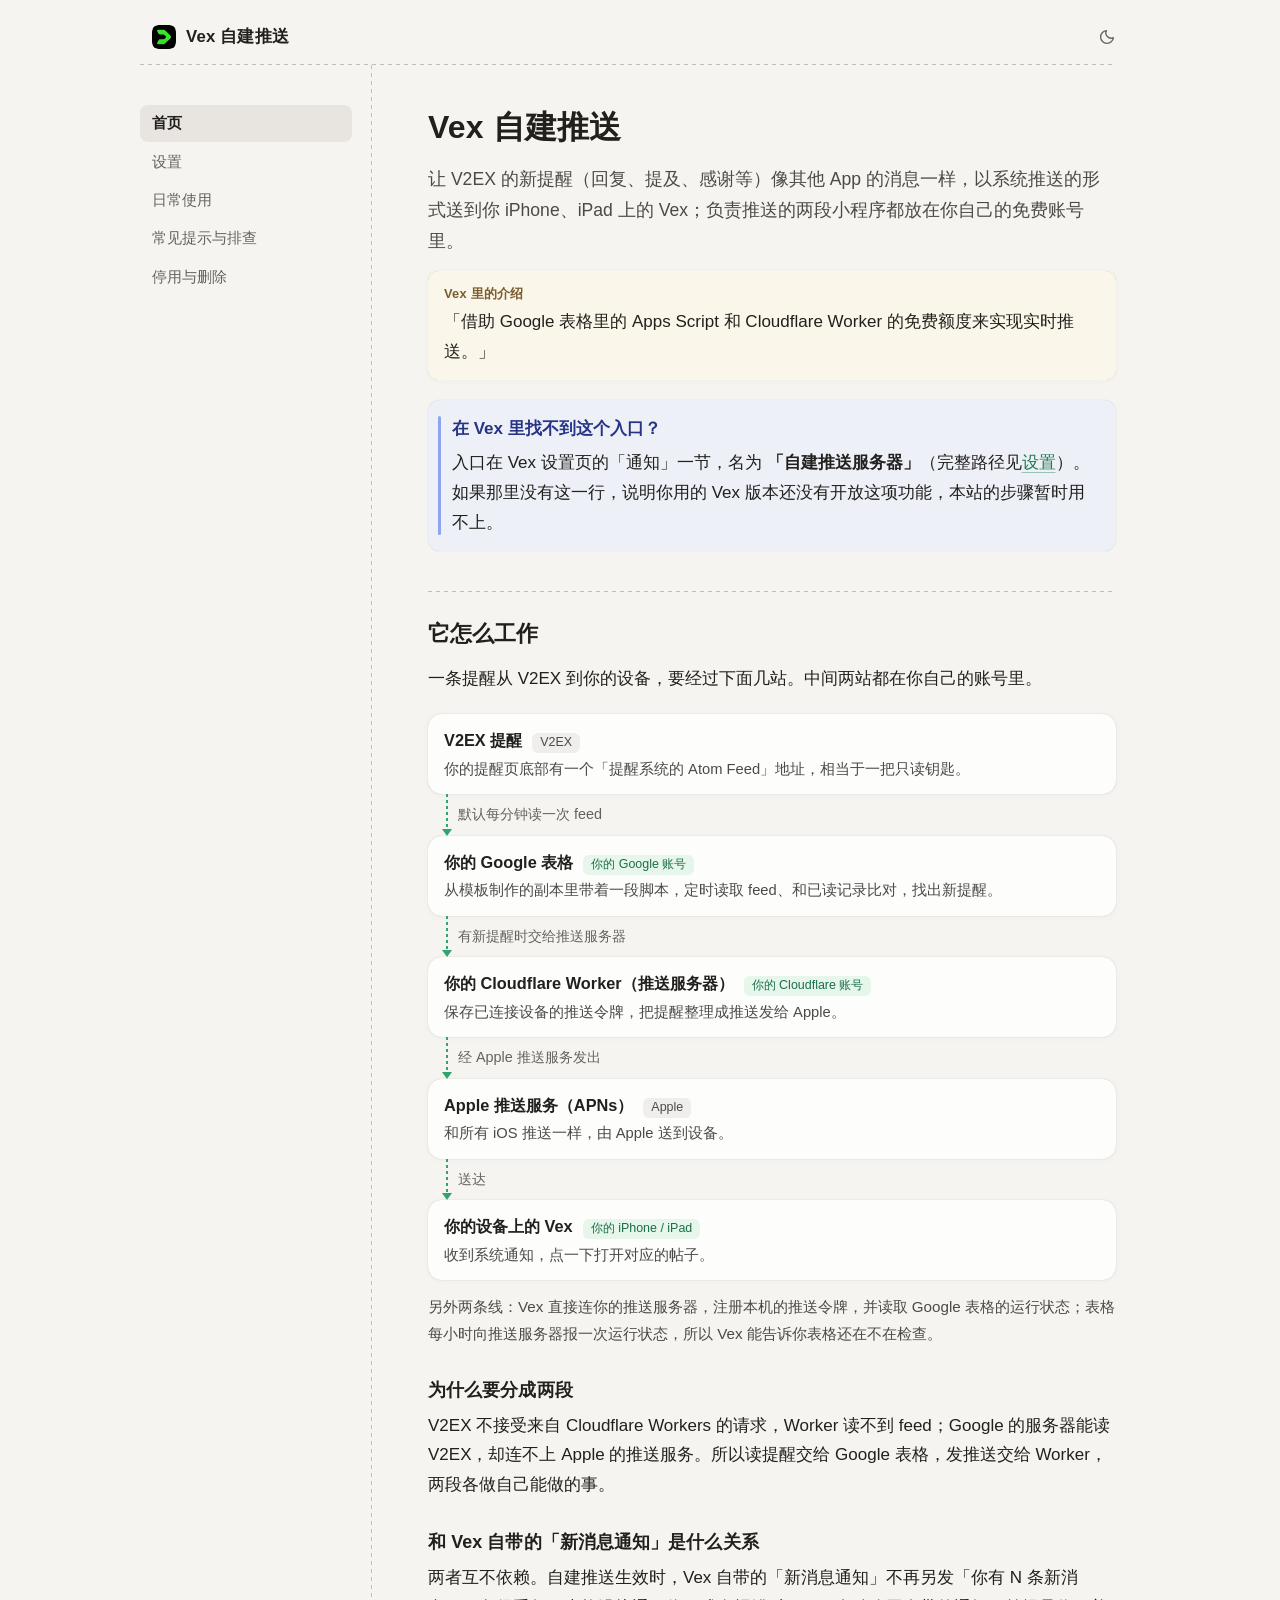
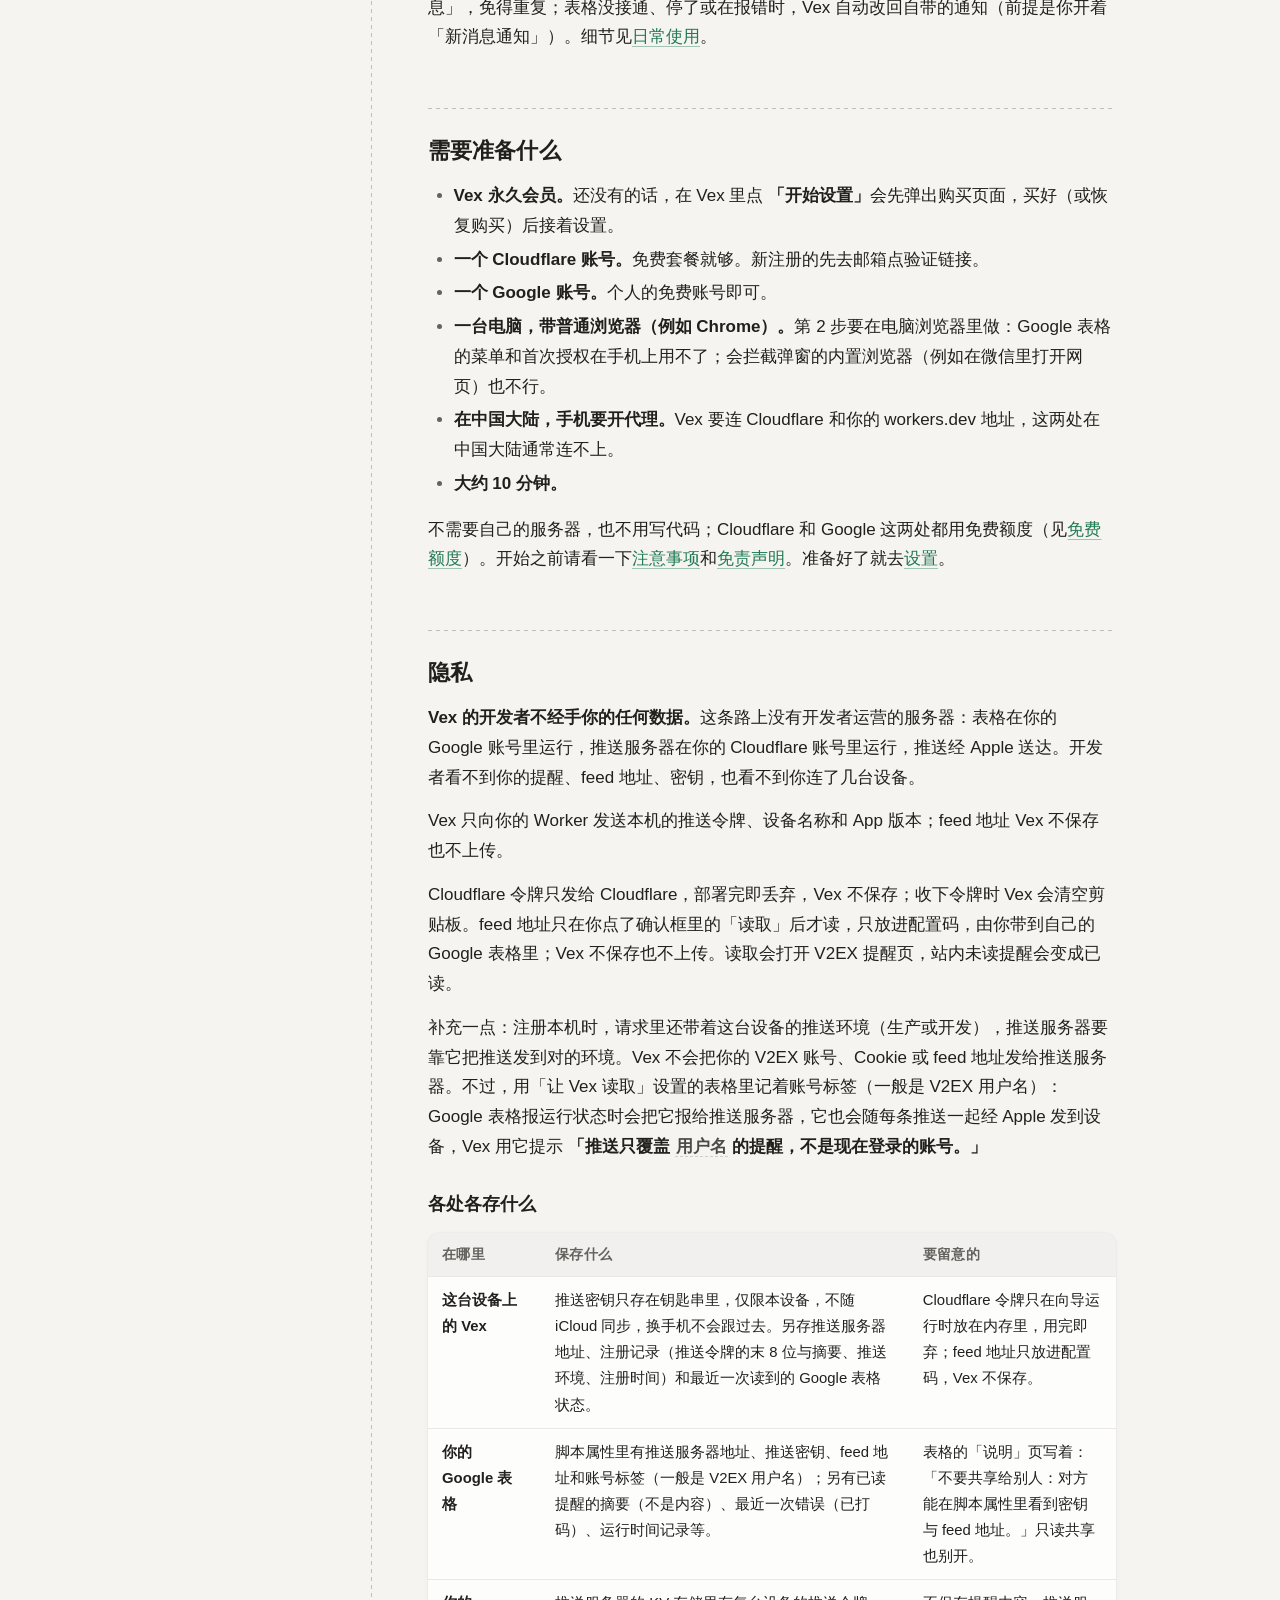
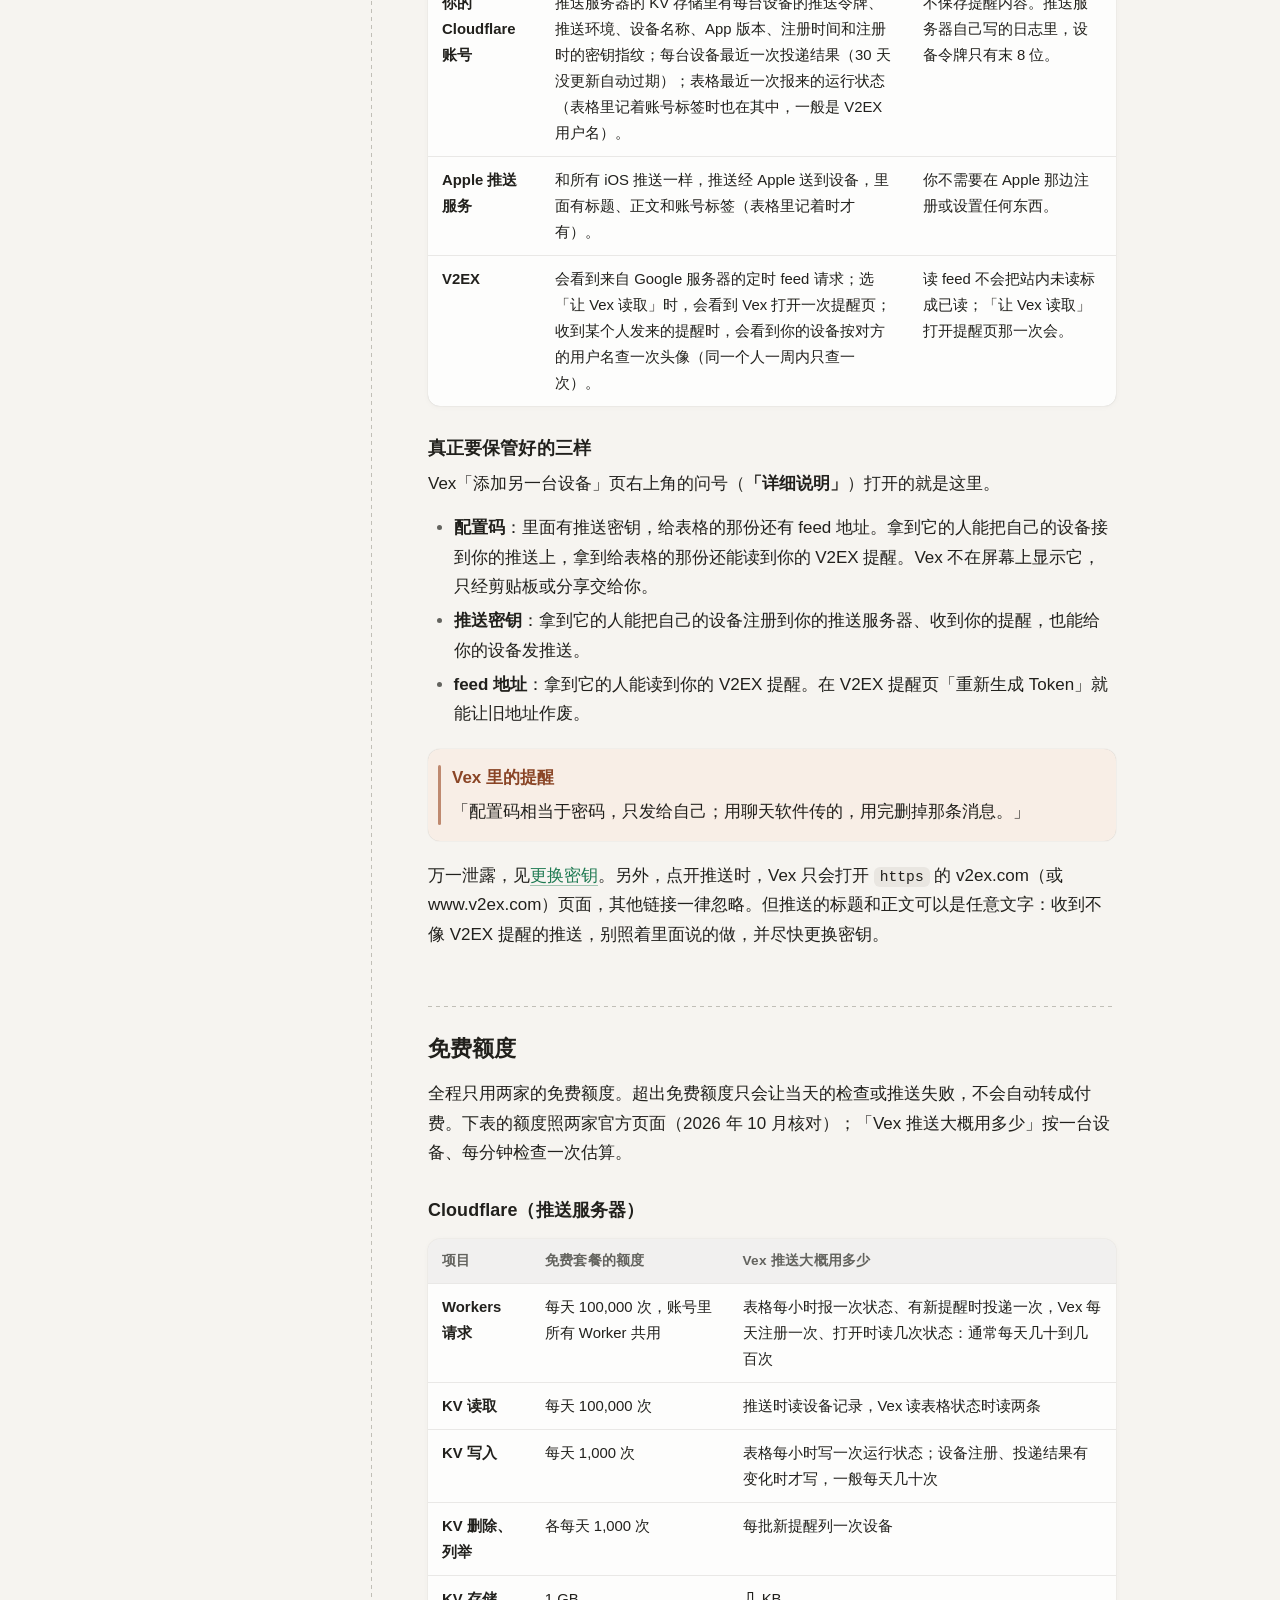
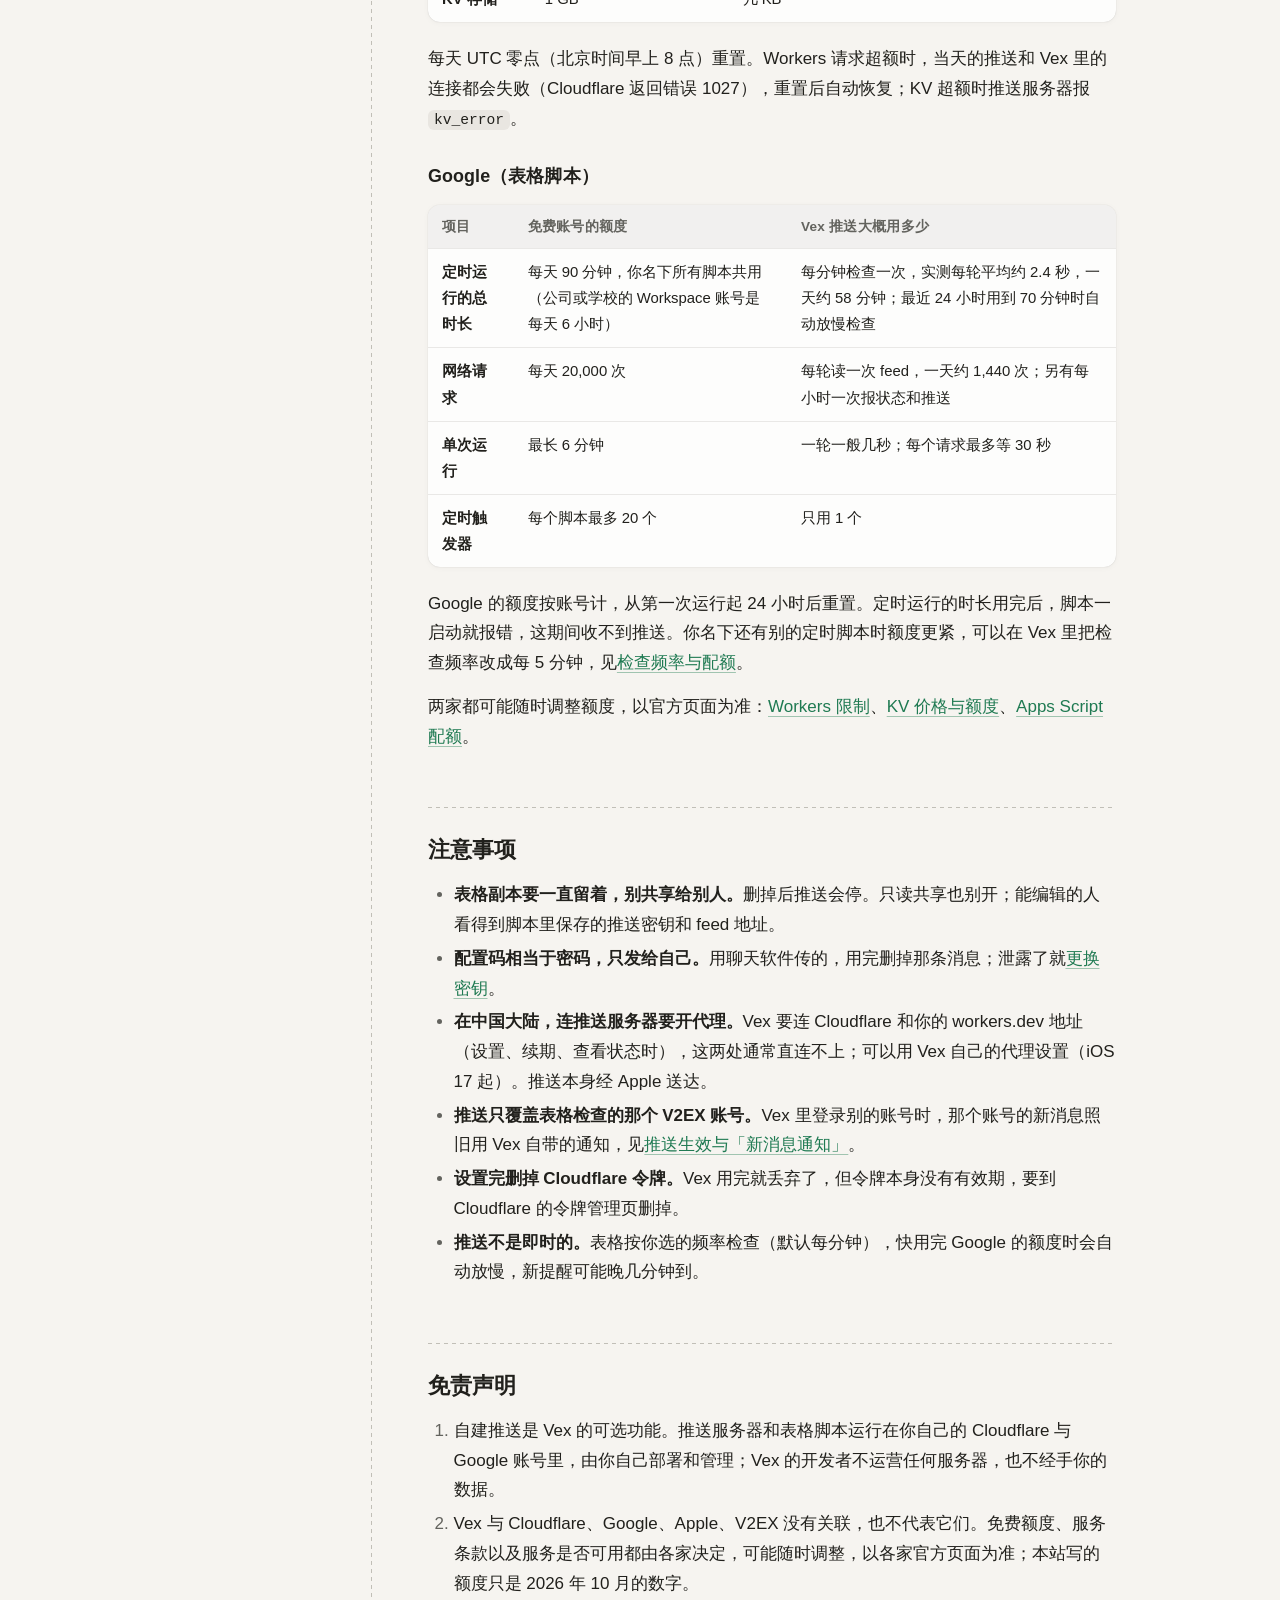
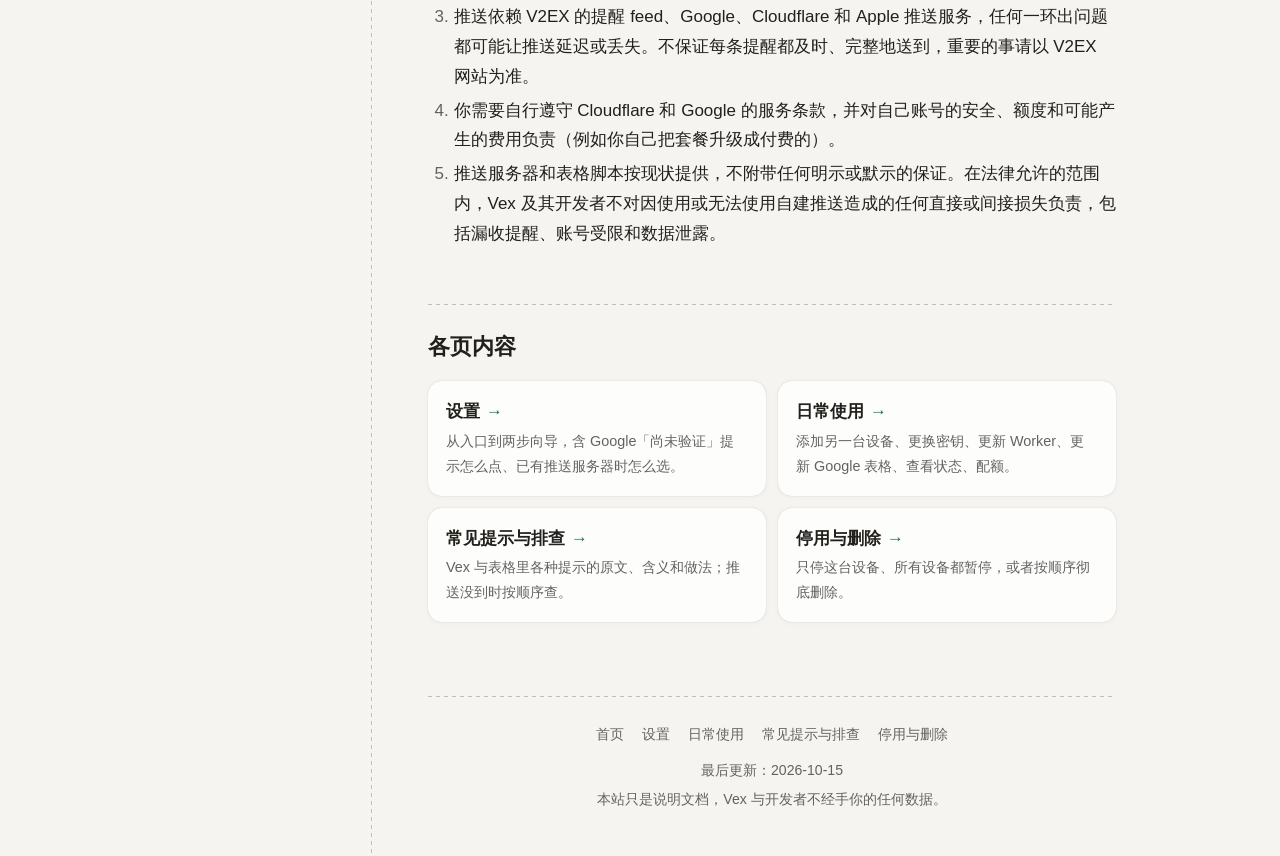
<file: index.html>
<!doctype html>
<html lang="zh-CN">
<head>
<meta charset="utf-8">
<meta name="viewport" content="width=device-width, initial-scale=1">
<meta name="color-scheme" content="light dark">
<meta name="description" content="Vex 自建推送的说明：用你自己的 Google 表格和 Cloudflare Worker，把 V2EX 的新提醒推送到 iPhone、iPad 上的 Vex。">
<title>Vex 自建推送</title>
<link rel="icon" href="favicon.ico" sizes="32x32">
<link rel="icon" href="vex-icon.svg" type="image/svg+xml">
<link rel="apple-touch-icon" href="apple-touch-icon.png">
<link rel="stylesheet" href="style.css">
<script src="theme.js"></script>
</head>
<body>
<a class="skip-link" href="#main">跳到正文</a>

<header class="site-header">
  <div class="wrap">
    <a class="brand" href="index.html"><img class="brand-mark" src="vex-icon.svg" alt="" width="22" height="22">Vex 自建推送</a>
    <nav class="site-nav" aria-label="页面导航">
      <ul>
        <li><a href="index.html" aria-current="page">首页</a></li>
        <li><a href="setup.html">设置</a></li>
        <li><a href="manage.html">日常使用</a></li>
        <li><a href="troubleshooting.html">常见提示与排查</a></li>
        <li><a href="remove.html">停用与删除</a></li>
      </ul>
    </nav>
    <button class="theme-toggle" type="button" aria-label="切换深浅色" hidden>
      <svg class="icon-moon" viewBox="0 0 24 24" width="18" height="18" aria-hidden="true" focusable="false"><path d="M11.16 3.54A8.5 8.5 0 1 0 20.46 12.84 7 7 0 0 1 11.16 3.54z"/></svg>
      <svg class="icon-sun" viewBox="0 0 24 24" width="18" height="18" aria-hidden="true" focusable="false"><circle cx="12" cy="12" r="4"/><path d="M12 2.5V5M12 19v2.5M2.5 12H5M19 12h2.5M5.28 5.28l1.77 1.77M16.95 16.95l1.77 1.77M5.28 18.72l1.77-1.77M16.95 7.05l1.77-1.77"/></svg>
    </button>
  </div>
</header>

<main id="main" class="wrap">
  <h1>Vex 自建推送</h1>
  <p class="lead">让 V2EX 的新提醒（回复、提及、感谢等）像其他 App 的消息一样，以系统推送的形式送到你 iPhone、iPad 上的 Vex；负责推送的两段小程序都放在你自己的免费账号里。</p>

  <div class="app-text">
    <span class="source">Vex 里的介绍</span>
    <p>「借助 Google 表格里的 Apps Script 和 Cloudflare Worker 的免费额度来实现实时推送。」</p>
  </div>

  <div class="callout callout-note">
    <strong class="callout-title">在 Vex 里找不到这个入口？</strong>
    <p>入口在 Vex 设置页的「通知」一节，名为 <span class="ui">「自建推送服务器」</span>（完整路径见<a href="setup.html#entry">设置</a>）。如果那里没有这一行，说明你用的 Vex 版本还没有开放这项功能，本站的步骤暂时用不上。</p>
  </div>

  <h2 id="how">它怎么工作</h2>
  <p>一条提醒从 V2EX 到你的设备，要经过下面几站。中间两站都在你自己的账号里。</p>

  <ol class="flow" aria-label="一条提醒的推送路径">
    <li>
      <div class="flow-node">
        <strong>V2EX 提醒</strong>
        <span class="flow-owner">V2EX</span>
        <span class="flow-desc">你的提醒页底部有一个「提醒系统的 Atom Feed」地址，相当于一把只读钥匙。</span>
      </div>
    </li>
    <li>
      <p class="flow-edge">默认每分钟读一次 feed</p>
      <div class="flow-node">
        <strong>你的 Google 表格</strong>
        <span class="flow-owner yours">你的 Google 账号</span>
        <span class="flow-desc">从模板制作的副本里带着一段脚本，定时读取 feed、和已读记录比对，找出新提醒。</span>
      </div>
    </li>
    <li>
      <p class="flow-edge">有新提醒时交给推送服务器</p>
      <div class="flow-node">
        <strong>你的 Cloudflare Worker（推送服务器）</strong>
        <span class="flow-owner yours">你的 Cloudflare 账号</span>
        <span class="flow-desc">保存已连接设备的推送令牌，把提醒整理成推送发给 Apple。</span>
      </div>
    </li>
    <li>
      <p class="flow-edge">经 Apple 推送服务发出</p>
      <div class="flow-node">
        <strong>Apple 推送服务（APNs）</strong>
        <span class="flow-owner">Apple</span>
        <span class="flow-desc">和所有 iOS 推送一样，由 Apple 送到设备。</span>
      </div>
    </li>
    <li>
      <p class="flow-edge">送达</p>
      <div class="flow-node">
        <strong>你的设备上的 Vex</strong>
        <span class="flow-owner yours">你的 iPhone / iPad</span>
        <span class="flow-desc">收到系统通知，点一下打开对应的帖子。</span>
      </div>
    </li>
  </ol>

  <p class="flow-side">另外两条线：Vex 直接连你的推送服务器，注册本机的推送令牌，并读取 Google 表格的运行状态；表格每小时向推送服务器报一次运行状态，所以 Vex 能告诉你表格还在不在检查。</p>

  <h3>为什么要分成两段</h3>
  <p>V2EX 不接受来自 Cloudflare Workers 的请求，Worker 读不到 feed；Google 的服务器能读 V2EX，却连不上 Apple 的推送服务。所以读提醒交给 Google 表格，发推送交给 Worker，两段各做自己能做的事。</p>

  <h3>和 Vex 自带的「新消息通知」是什么关系</h3>
  <p>两者互不依赖。自建推送生效时，Vex 自带的「新消息通知」不再另发「你有 N 条新消息」，免得重复；表格没接通、停了或在报错时，Vex 自动改回自带的通知（前提是你开着「新消息通知」）。细节见<a href="manage.html#active">日常使用</a>。</p>

  <h2 id="prepare">需要准备什么</h2>
  <ul>
    <li><strong>Vex 永久会员。</strong>还没有的话，在 Vex 里点 <span class="ui">「开始设置」</span>会先弹出购买页面，买好（或恢复购买）后接着设置。</li>
    <li><strong>一个 Cloudflare 账号。</strong>免费套餐就够。新注册的先去邮箱点验证链接。</li>
    <li><strong>一个 Google 账号。</strong>个人的免费账号即可。</li>
    <li><strong>一台电脑，带普通浏览器（例如 Chrome）。</strong>第 2 步要在电脑浏览器里做：Google 表格的菜单和首次授权在手机上用不了；会拦截弹窗的内置浏览器（例如在微信里打开网页）也不行。</li>
    <li><strong>在中国大陆，手机要开代理。</strong>Vex 要连 Cloudflare 和你的 workers.dev 地址，这两处在中国大陆通常连不上。</li>
    <li><strong>大约 10 分钟。</strong></li>
  </ul>
  <p>不需要自己的服务器，也不用写代码；Cloudflare 和 Google 这两处都用免费额度（见<a href="#free">免费额度</a>）。开始之前请看一下<a href="#notes">注意事项</a>和<a href="#disclaimer">免责声明</a>。准备好了就去<a href="setup.html">设置</a>。</p>

  <h2 id="privacy">隐私</h2>
  <p><strong>Vex 的开发者不经手你的任何数据。</strong>这条路上没有开发者运营的服务器：表格在你的 Google 账号里运行，推送服务器在你的 Cloudflare 账号里运行，推送经 Apple 送达。开发者看不到你的提醒、feed 地址、密钥，也看不到你连了几台设备。</p>

  <p>Vex 只向你的 Worker 发送本机的推送令牌、设备名称和 App 版本；feed 地址 Vex 不保存也不上传。</p>
  <p>Cloudflare 令牌只发给 Cloudflare，部署完即丢弃，Vex 不保存；收下令牌时 Vex 会清空剪贴板。feed 地址只在你点了确认框里的「读取」后才读，只放进配置码，由你带到自己的 Google 表格里；Vex 不保存也不上传。读取会打开 V2EX 提醒页，站内未读提醒会变成已读。</p>
  <p>补充一点：注册本机时，请求里还带着这台设备的推送环境（生产或开发），推送服务器要靠它把推送发到对的环境。Vex 不会把你的 V2EX 账号、Cookie 或 feed 地址发给推送服务器。不过，用「让 Vex 读取」设置的表格里记着账号标签（一般是 V2EX 用户名）：Google 表格报运行状态时会把它报给推送服务器，它也会随每条推送一起经 Apple 发到设备，Vex 用它提示 <span class="ui">「推送只覆盖 <var>用户名</var> 的提醒，不是现在登录的账号。」</span></p>

  <h3 id="where">各处各存什么</h3>
  <div class="table-wrap">
    <table class="stack">
      <thead>
        <tr><th scope="col">在哪里</th><th scope="col">保存什么</th><th scope="col">要留意的</th></tr>
      </thead>
      <tbody>
        <tr>
          <th scope="row">这台设备上的 Vex</th>
          <td data-label="保存什么">推送密钥只存在钥匙串里，仅限本设备，不随 iCloud 同步，换手机不会跟过去。另存推送服务器地址、注册记录（推送令牌的末 8 位与摘要、推送环境、注册时间）和最近一次读到的 Google 表格状态。</td>
          <td data-label="要留意的">Cloudflare 令牌只在向导运行时放在内存里，用完即弃；feed 地址只放进配置码，Vex 不保存。</td>
        </tr>
        <tr>
          <th scope="row">你的 Google 表格</th>
          <td data-label="保存什么">脚本属性里有推送服务器地址、推送密钥、feed 地址和账号标签（一般是 V2EX 用户名）；另有已读提醒的摘要（不是内容）、最近一次错误（已打码）、运行时间记录等。</td>
          <td data-label="要留意的">表格的「说明」页写着：「不要共享给别人：对方能在脚本属性里看到密钥与 feed 地址。」只读共享也别开。</td>
        </tr>
        <tr>
          <th scope="row">你的 Cloudflare 账号</th>
          <td data-label="保存什么">推送服务器的 KV 存储里有每台设备的推送令牌、推送环境、设备名称、App 版本、注册时间和注册时的密钥指纹；每台设备最近一次投递结果（30 天没更新自动过期）；表格最近一次报来的运行状态（表格里记着账号标签时也在其中，一般是 V2EX 用户名）。</td>
          <td data-label="要留意的">不保存提醒内容。推送服务器自己写的日志里，设备令牌只有末 8 位。</td>
        </tr>
        <tr>
          <th scope="row">Apple 推送服务</th>
          <td data-label="保存什么">和所有 iOS 推送一样，推送经 Apple 送到设备，里面有标题、正文和账号标签（表格里记着时才有）。</td>
          <td data-label="要留意的">你不需要在 Apple 那边注册或设置任何东西。</td>
        </tr>
        <tr>
          <th scope="row">V2EX</th>
          <td data-label="保存什么">会看到来自 Google 服务器的定时 feed 请求；选「让 Vex 读取」时，会看到 Vex 打开一次提醒页；收到某个人发来的提醒时，会看到你的设备按对方的用户名查一次头像（同一个人一周内只查一次）。</td>
          <td data-label="要留意的">读 feed 不会把站内未读标成已读；「让 Vex 读取」打开提醒页那一次会。</td>
        </tr>
      </tbody>
    </table>
  </div>

  <h3 id="secrets">真正要保管好的三样</h3>
  <p>Vex「添加另一台设备」页右上角的问号（<span class="ui">「详细说明」</span>）打开的就是这里。</p>
  <ul>
    <li><strong>配置码</strong>：里面有推送密钥，给表格的那份还有 feed 地址。拿到它的人能把自己的设备接到你的推送上，拿到给表格的那份还能读到你的 V2EX 提醒。Vex 不在屏幕上显示它，只经剪贴板或分享交给你。</li>
    <li><strong>推送密钥</strong>：拿到它的人能把自己的设备注册到你的推送服务器、收到你的提醒，也能给你的设备发推送。</li>
    <li><strong>feed 地址</strong>：拿到它的人能读到你的 V2EX 提醒。在 V2EX 提醒页「重新生成 Token」就能让旧地址作废。</li>
  </ul>
  <div class="callout callout-warn">
    <strong class="callout-title">Vex 里的提醒</strong>
    <p>「配置码相当于密码，只发给自己；用聊天软件传的，用完删掉那条消息。」</p>
  </div>
  <p>万一泄露，见<a href="manage.html#rotate">更换密钥</a>。另外，点开推送时，Vex 只会打开 <code>https</code> 的 v2ex.com（或 www.v2ex.com）页面，其他链接一律忽略。但推送的标题和正文可以是任意文字：收到不像 V2EX 提醒的推送，别照着里面说的做，并尽快更换密钥。</p>

  <h2 id="free">免费额度</h2>
  <p>全程只用两家的免费额度。超出免费额度只会让当天的检查或推送失败，不会自动转成付费。下表的额度照两家官方页面（2026 年 10 月核对）；「Vex 推送大概用多少」按一台设备、每分钟检查一次估算。</p>

  <h3 id="free-cloudflare">Cloudflare（推送服务器）</h3>
  <div class="table-wrap">
    <table class="stack">
      <thead>
        <tr><th scope="col">项目</th><th scope="col">免费套餐的额度</th><th scope="col">Vex 推送大概用多少</th></tr>
      </thead>
      <tbody>
        <tr>
          <th scope="row">Workers 请求</th>
          <td data-label="免费套餐的额度">每天 100,000 次，账号里所有 Worker 共用</td>
          <td data-label="Vex 推送大概用多少">表格每小时报一次状态、有新提醒时投递一次，Vex 每天注册一次、打开时读几次状态：通常每天几十到几百次</td>
        </tr>
        <tr>
          <th scope="row">KV 读取</th>
          <td data-label="免费套餐的额度">每天 100,000 次</td>
          <td data-label="Vex 推送大概用多少">推送时读设备记录，Vex 读表格状态时读两条</td>
        </tr>
        <tr>
          <th scope="row">KV 写入</th>
          <td data-label="免费套餐的额度">每天 1,000 次</td>
          <td data-label="Vex 推送大概用多少">表格每小时写一次运行状态；设备注册、投递结果有变化时才写，一般每天几十次</td>
        </tr>
        <tr>
          <th scope="row">KV 删除、列举</th>
          <td data-label="免费套餐的额度">各每天 1,000 次</td>
          <td data-label="Vex 推送大概用多少">每批新提醒列一次设备</td>
        </tr>
        <tr>
          <th scope="row">KV 存储</th>
          <td data-label="免费套餐的额度">1 GB</td>
          <td data-label="Vex 推送大概用多少">几 KB</td>
        </tr>
      </tbody>
    </table>
  </div>
  <p>每天 UTC 零点（北京时间早上 8 点）重置。Workers 请求超额时，当天的推送和 Vex 里的连接都会失败（Cloudflare 返回错误 1027），重置后自动恢复；KV 超额时推送服务器报 <code>kv_error</code>。</p>

  <h3 id="free-google">Google（表格脚本）</h3>
  <div class="table-wrap">
    <table class="stack">
      <thead>
        <tr><th scope="col">项目</th><th scope="col">免费账号的额度</th><th scope="col">Vex 推送大概用多少</th></tr>
      </thead>
      <tbody>
        <tr>
          <th scope="row">定时运行的总时长</th>
          <td data-label="免费账号的额度">每天 90 分钟，你名下所有脚本共用（公司或学校的 Workspace 账号是每天 6 小时）</td>
          <td data-label="Vex 推送大概用多少">每分钟检查一次，实测每轮平均约 2.4 秒，一天约 58 分钟；最近 24 小时用到 70 分钟时自动放慢检查</td>
        </tr>
        <tr>
          <th scope="row">网络请求</th>
          <td data-label="免费账号的额度">每天 20,000 次</td>
          <td data-label="Vex 推送大概用多少">每轮读一次 feed，一天约 1,440 次；另有每小时一次报状态和推送</td>
        </tr>
        <tr>
          <th scope="row">单次运行</th>
          <td data-label="免费账号的额度">最长 6 分钟</td>
          <td data-label="Vex 推送大概用多少">一轮一般几秒；每个请求最多等 30 秒</td>
        </tr>
        <tr>
          <th scope="row">定时触发器</th>
          <td data-label="免费账号的额度">每个脚本最多 20 个</td>
          <td data-label="Vex 推送大概用多少">只用 1 个</td>
        </tr>
      </tbody>
    </table>
  </div>
  <p>Google 的额度按账号计，从第一次运行起 24 小时后重置。定时运行的时长用完后，脚本一启动就报错，这期间收不到推送。你名下还有别的定时脚本时额度更紧，可以在 Vex 里把检查频率改成每 5 分钟，见<a href="manage.html#quota">检查频率与配额</a>。</p>
  <p>两家都可能随时调整额度，以官方页面为准：<a href="https://developers.cloudflare.com/workers/platform/limits/">Workers 限制</a>、<a href="https://developers.cloudflare.com/kv/platform/pricing/">KV 价格与额度</a>、<a href="https://developers.google.com/apps-script/guides/services/quotas">Apps Script 配额</a>。</p>

  <h2 id="notes">注意事项</h2>
  <ul>
    <li><strong>表格副本要一直留着，别共享给别人。</strong>删掉后推送会停。只读共享也别开；能编辑的人看得到脚本里保存的推送密钥和 feed 地址。</li>
    <li><strong>配置码相当于密码，只发给自己。</strong>用聊天软件传的，用完删掉那条消息；泄露了就<a href="manage.html#rotate">更换密钥</a>。</li>
    <li><strong>在中国大陆，连推送服务器要开代理。</strong>Vex 要连 Cloudflare 和你的 workers.dev 地址（设置、续期、查看状态时），这两处通常直连不上；可以用 Vex 自己的代理设置（iOS 17 起）。推送本身经 Apple 送达。</li>
    <li><strong>推送只覆盖表格检查的那个 V2EX 账号。</strong>Vex 里登录别的账号时，那个账号的新消息照旧用 Vex 自带的通知，见<a href="manage.html#active">推送生效与「新消息通知」</a>。</li>
    <li><strong>设置完删掉 Cloudflare 令牌。</strong>Vex 用完就丢弃了，但令牌本身没有有效期，要到 Cloudflare 的令牌管理页删掉。</li>
    <li><strong>推送不是即时的。</strong>表格按你选的频率检查（默认每分钟），快用完 Google 的额度时会自动放慢，新提醒可能晚几分钟到。</li>
  </ul>

  <h2 id="disclaimer">免责声明</h2>
  <ol>
    <li>自建推送是 Vex 的可选功能。推送服务器和表格脚本运行在你自己的 Cloudflare 与 Google 账号里，由你自己部署和管理；Vex 的开发者不运营任何服务器，也不经手你的数据。</li>
    <li>Vex 与 Cloudflare、Google、Apple、V2EX 没有关联，也不代表它们。免费额度、服务条款以及服务是否可用都由各家决定，可能随时调整，以各家官方页面为准；本站写的额度只是 2026 年 10 月的数字。</li>
    <li>推送依赖 V2EX 的提醒 feed、Google、Cloudflare 和 Apple 推送服务，任何一环出问题都可能让推送延迟或丢失。不保证每条提醒都及时、完整地送到，重要的事请以 V2EX 网站为准。</li>
    <li>你需要自行遵守 Cloudflare 和 Google 的服务条款，并对自己账号的安全、额度和可能产生的费用负责（例如你自己把套餐升级成付费的）。</li>
    <li>推送服务器和表格脚本按现状提供，不附带任何明示或默示的保证。在法律允许的范围内，Vex 及其开发者不对因使用或无法使用自建推送造成的任何直接或间接损失负责，包括漏收提醒、账号受限和数据泄露。</li>
  </ol>

  <h2 id="pages">各页内容</h2>
  <ul class="page-cards">
    <li><a href="setup.html"><span class="card-title">设置</span><span class="card-desc">从入口到两步向导，含 Google「尚未验证」提示怎么点、已有推送服务器时怎么选。</span></a></li>
    <li><a href="manage.html"><span class="card-title">日常使用</span><span class="card-desc">添加另一台设备、更换密钥、更新 Worker、更新 Google 表格、查看状态、配额。</span></a></li>
    <li><a href="troubleshooting.html"><span class="card-title">常见提示与排查</span><span class="card-desc">Vex 与表格里各种提示的原文、含义和做法；推送没到时按顺序查。</span></a></li>
    <li><a href="remove.html"><span class="card-title">停用与删除</span><span class="card-desc">只停这台设备、所有设备都暂停，或者按顺序彻底删除。</span></a></li>
  </ul>
</main>

<footer class="site-footer">
  <div class="wrap">
    <nav aria-label="页脚导航">
      <ul>
        <li><a href="index.html">首页</a></li>
        <li><a href="setup.html">设置</a></li>
        <li><a href="manage.html">日常使用</a></li>
        <li><a href="troubleshooting.html">常见提示与排查</a></li>
        <li><a href="remove.html">停用与删除</a></li>
      </ul>
    </nav>
    <p>最后更新：2026-10-15</p>
    <p>本站只是说明文档，Vex 与开发者不经手你的任何数据。</p>
  </div>
</footer>
</body>
</html>
</file>
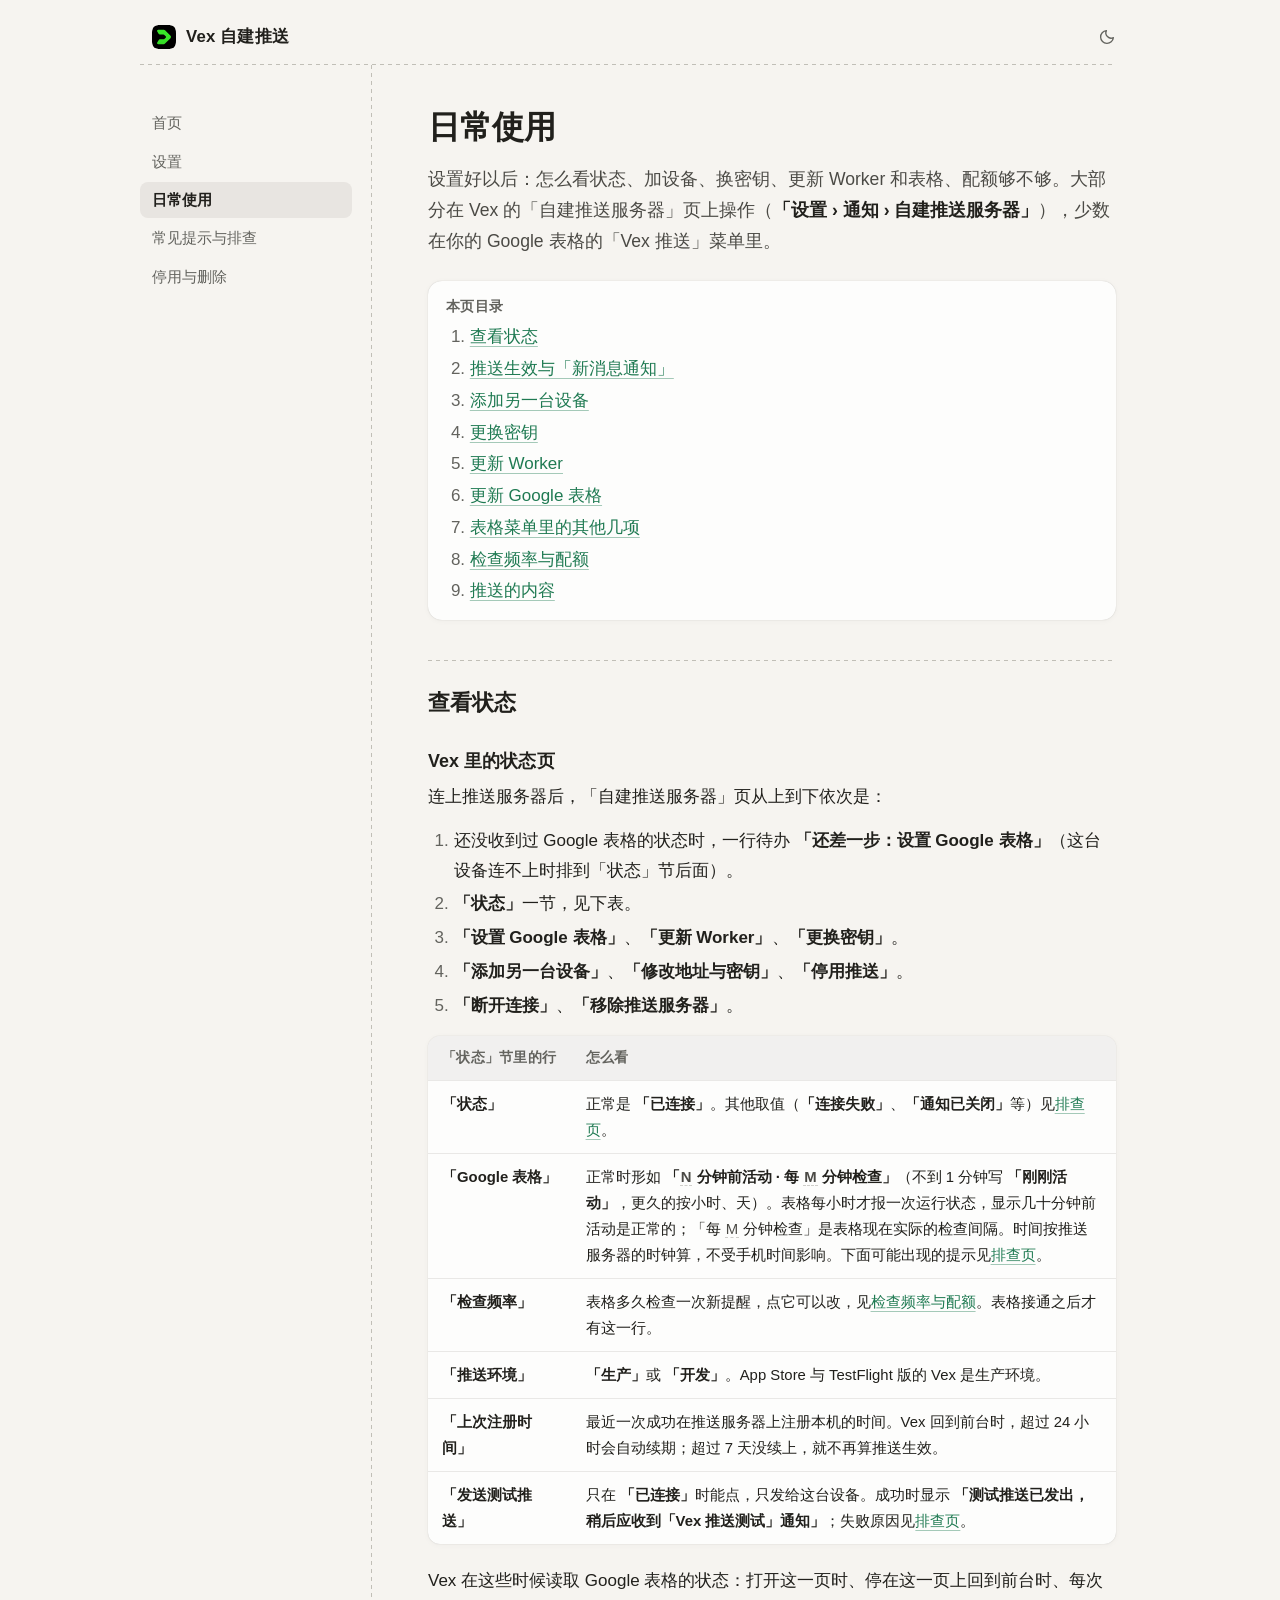
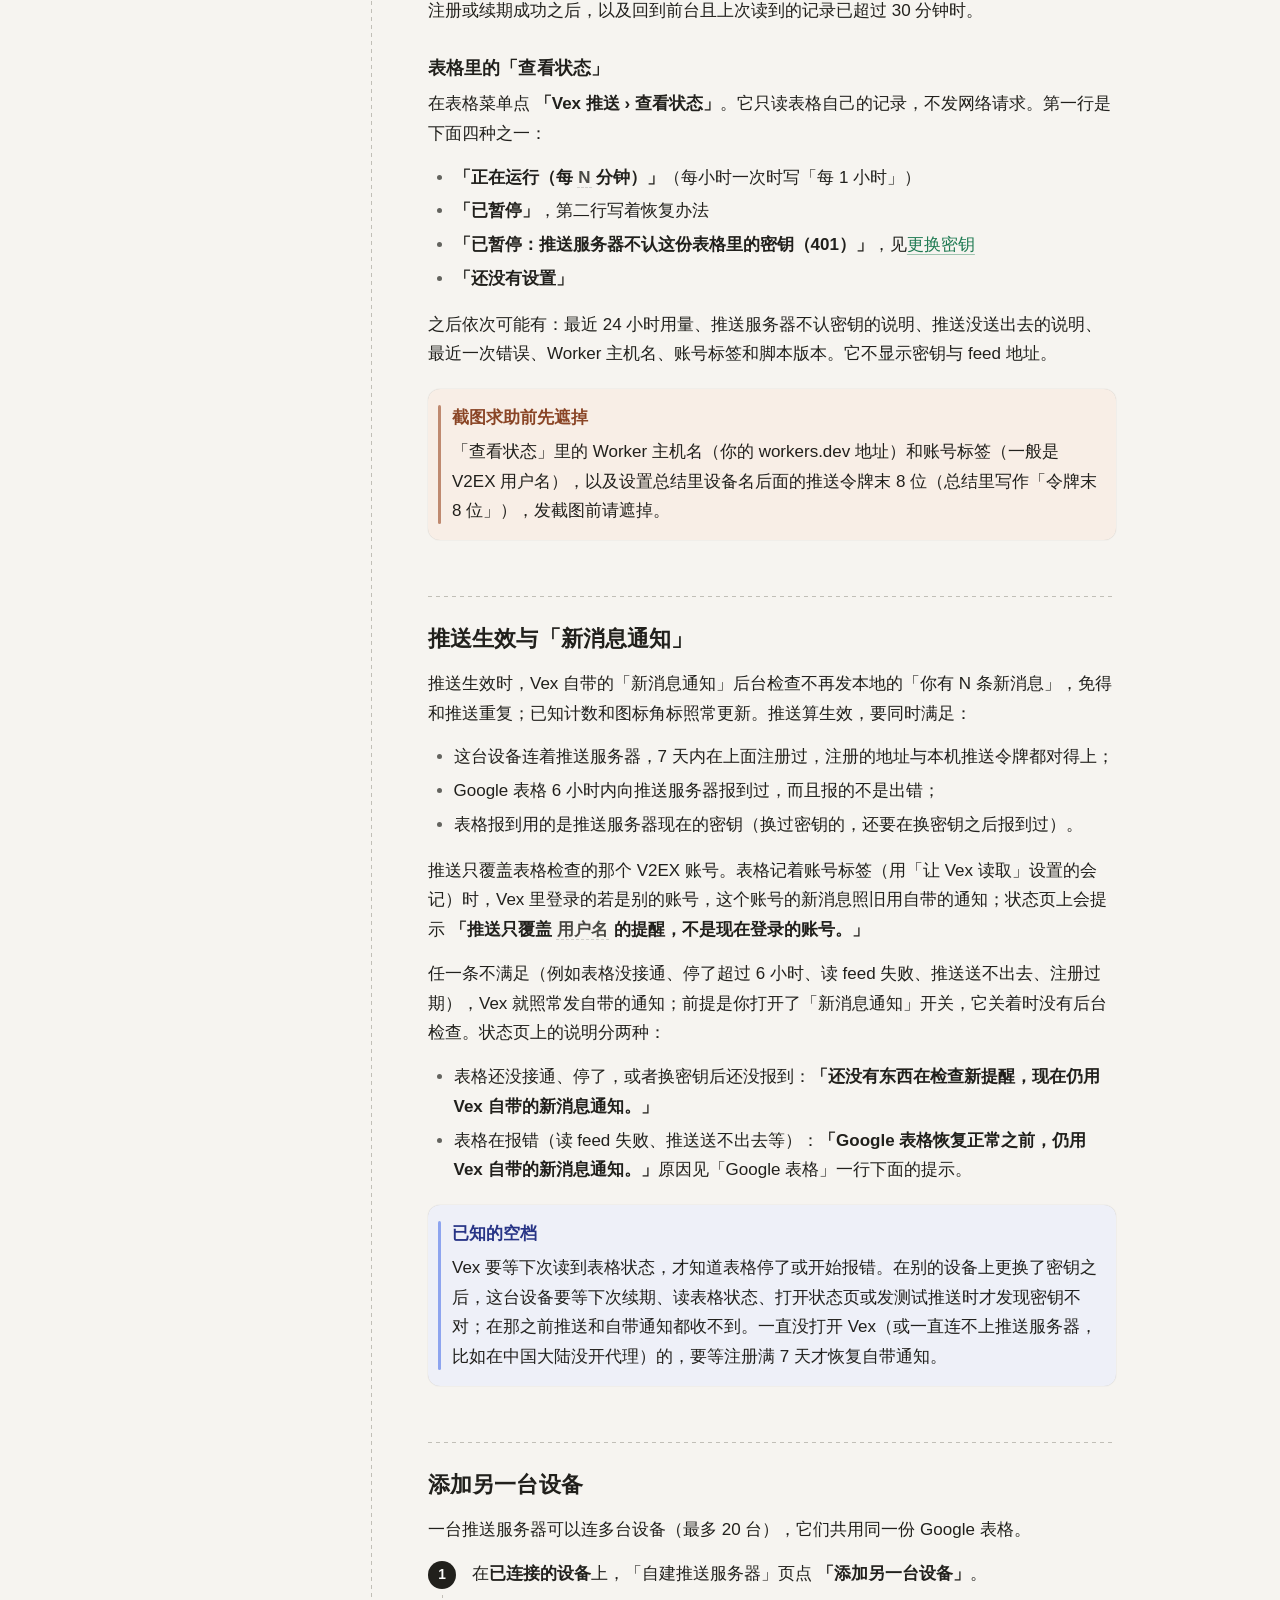
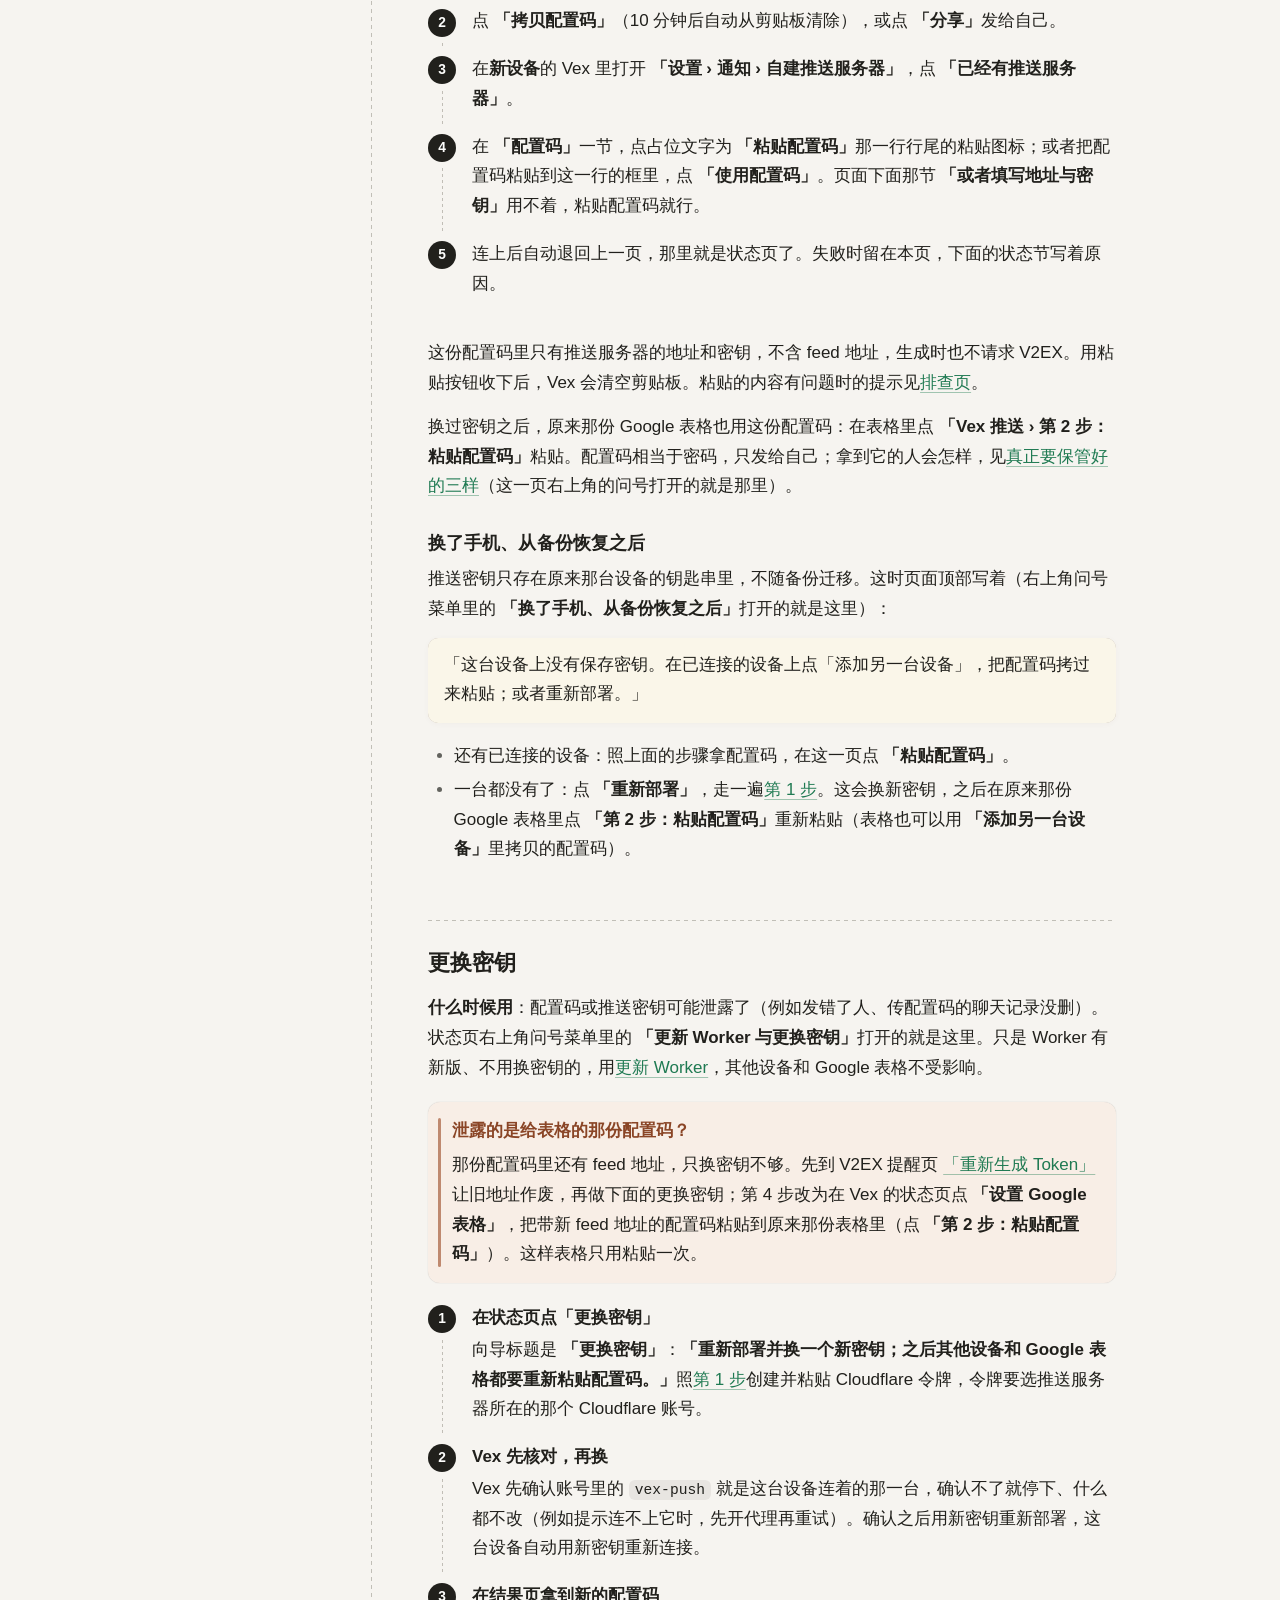
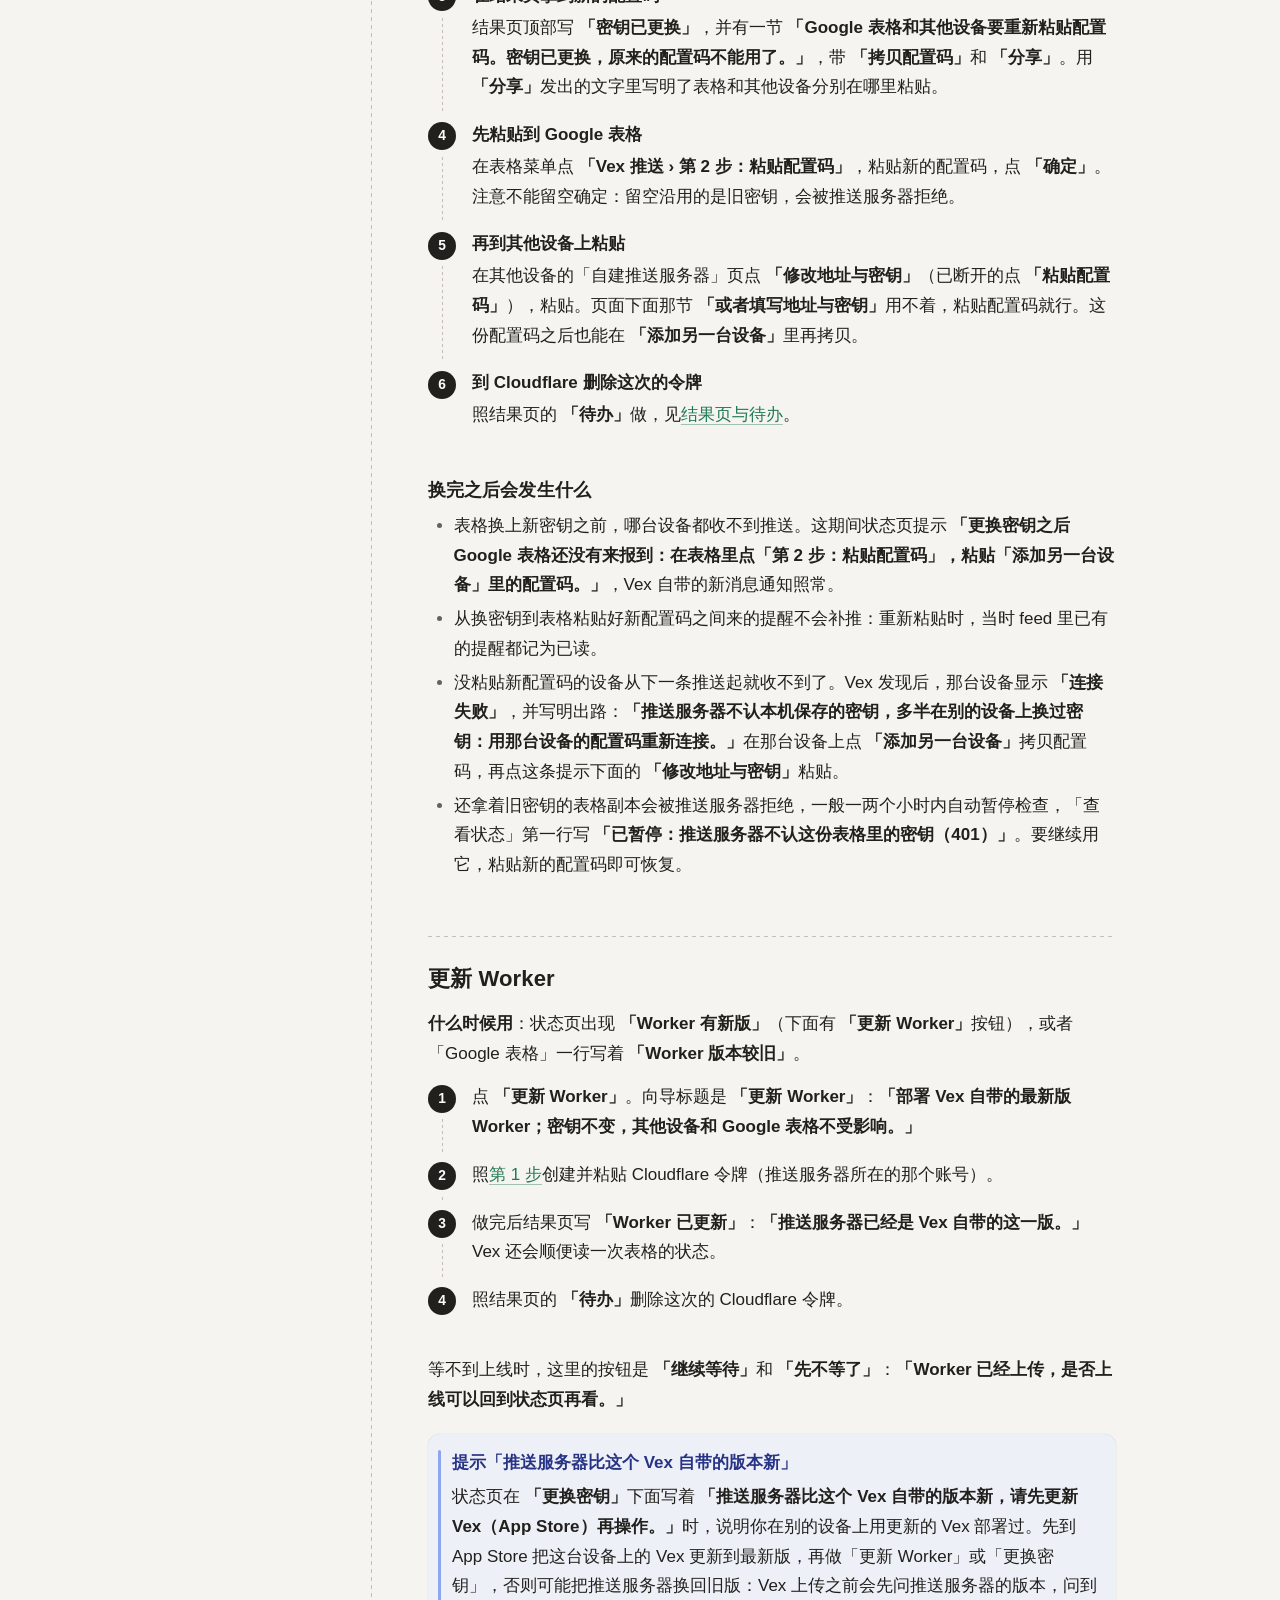
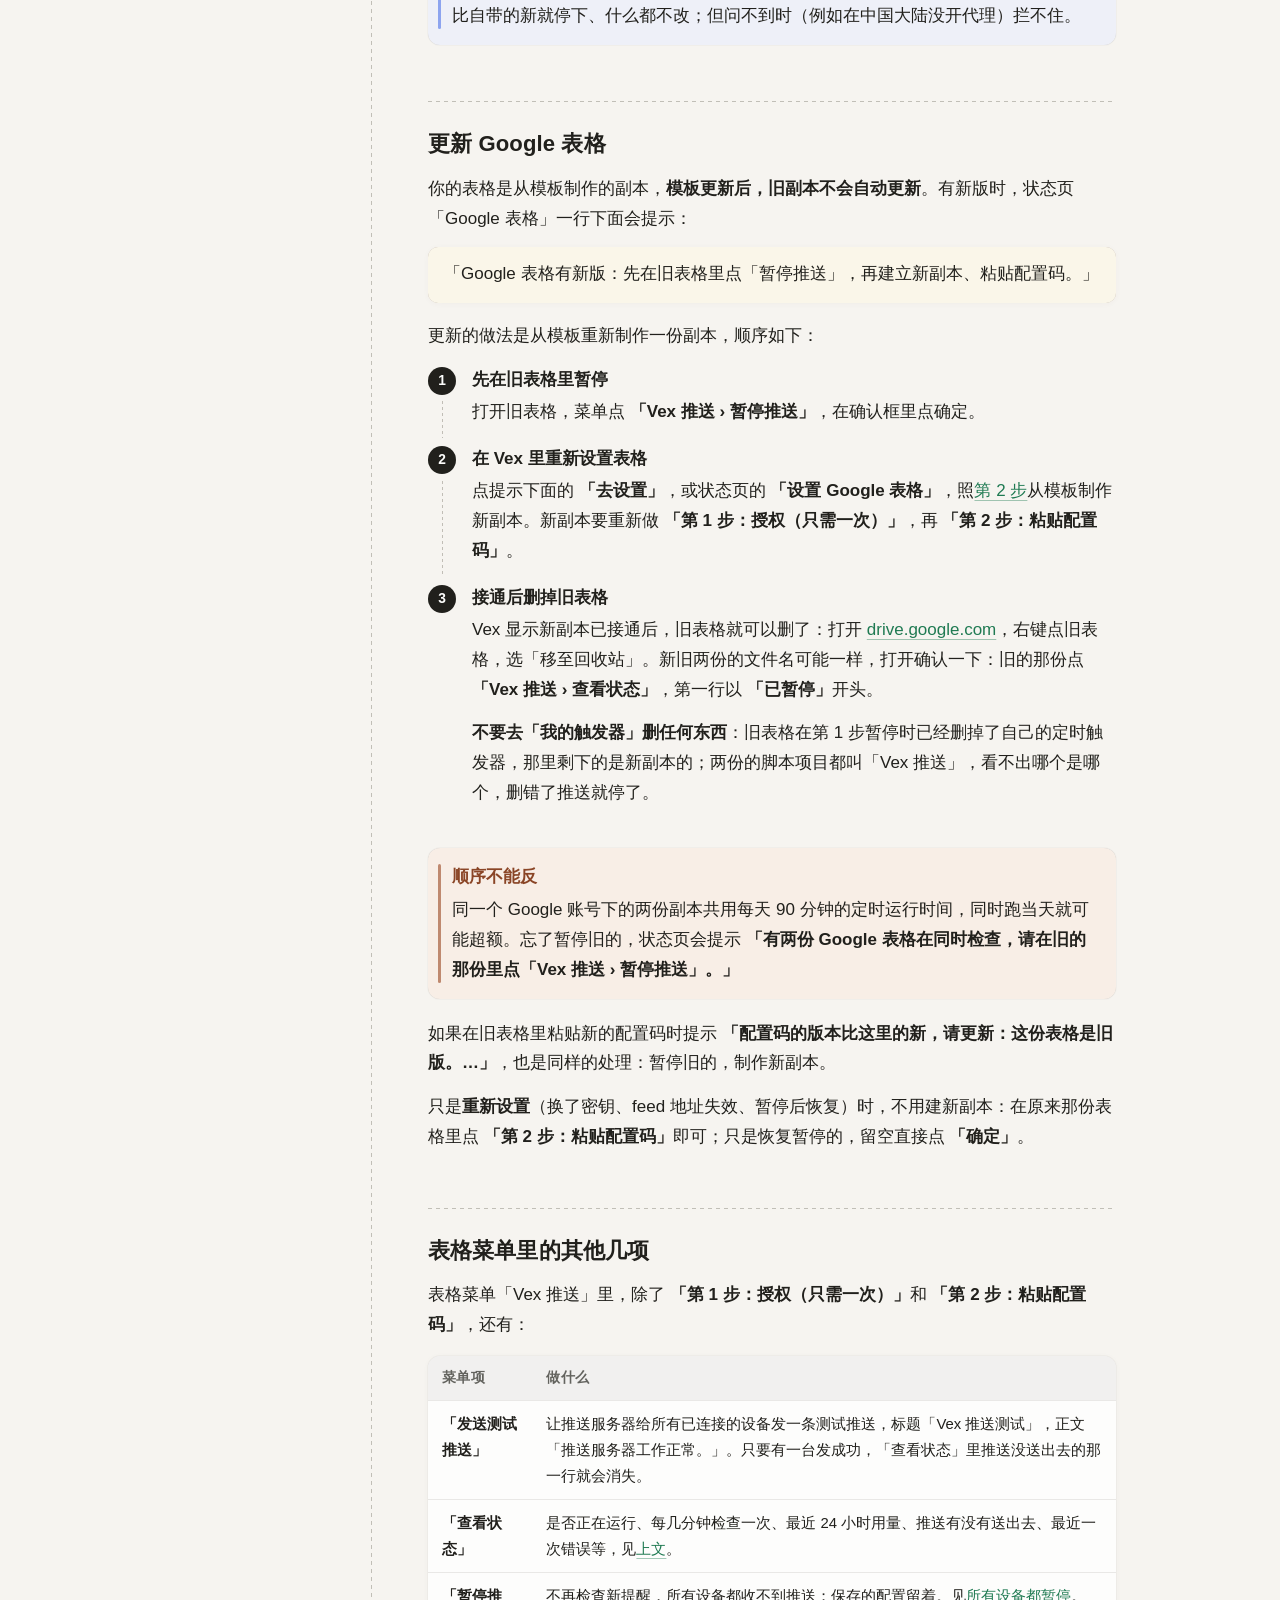
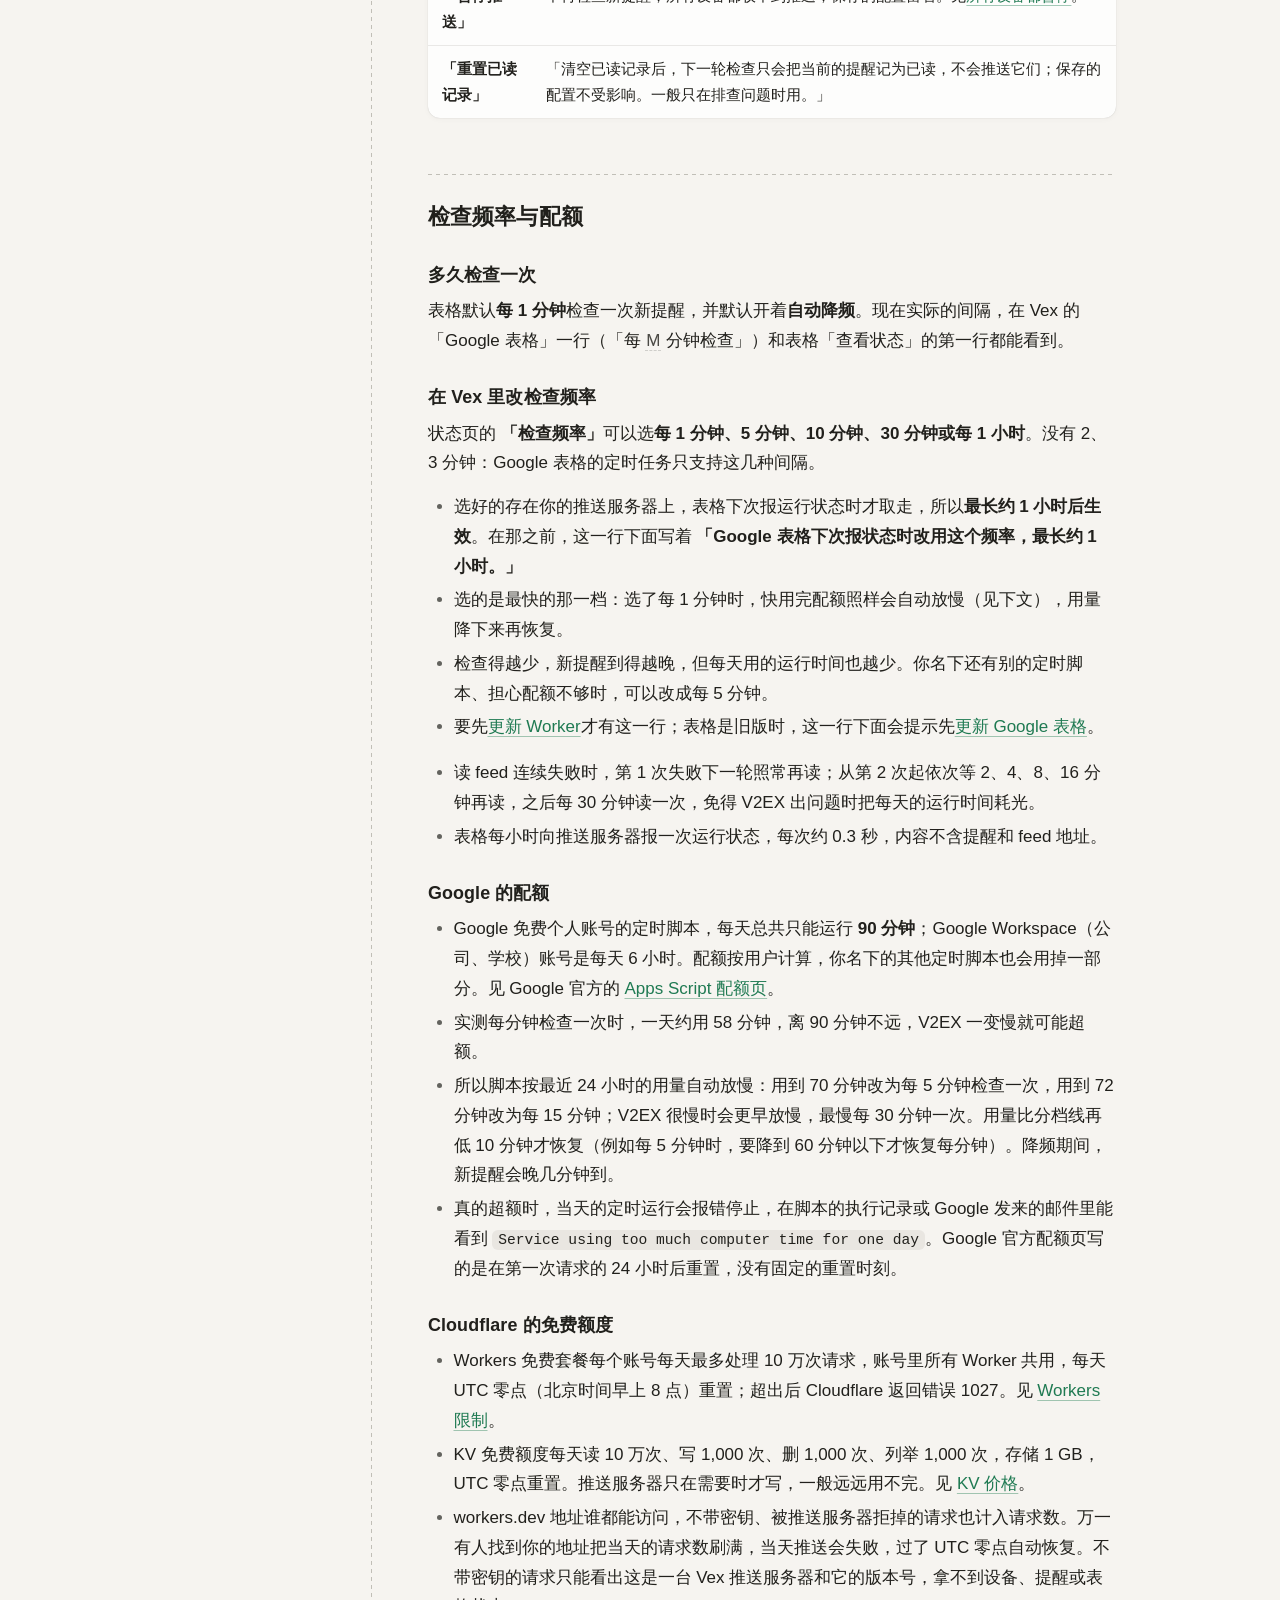
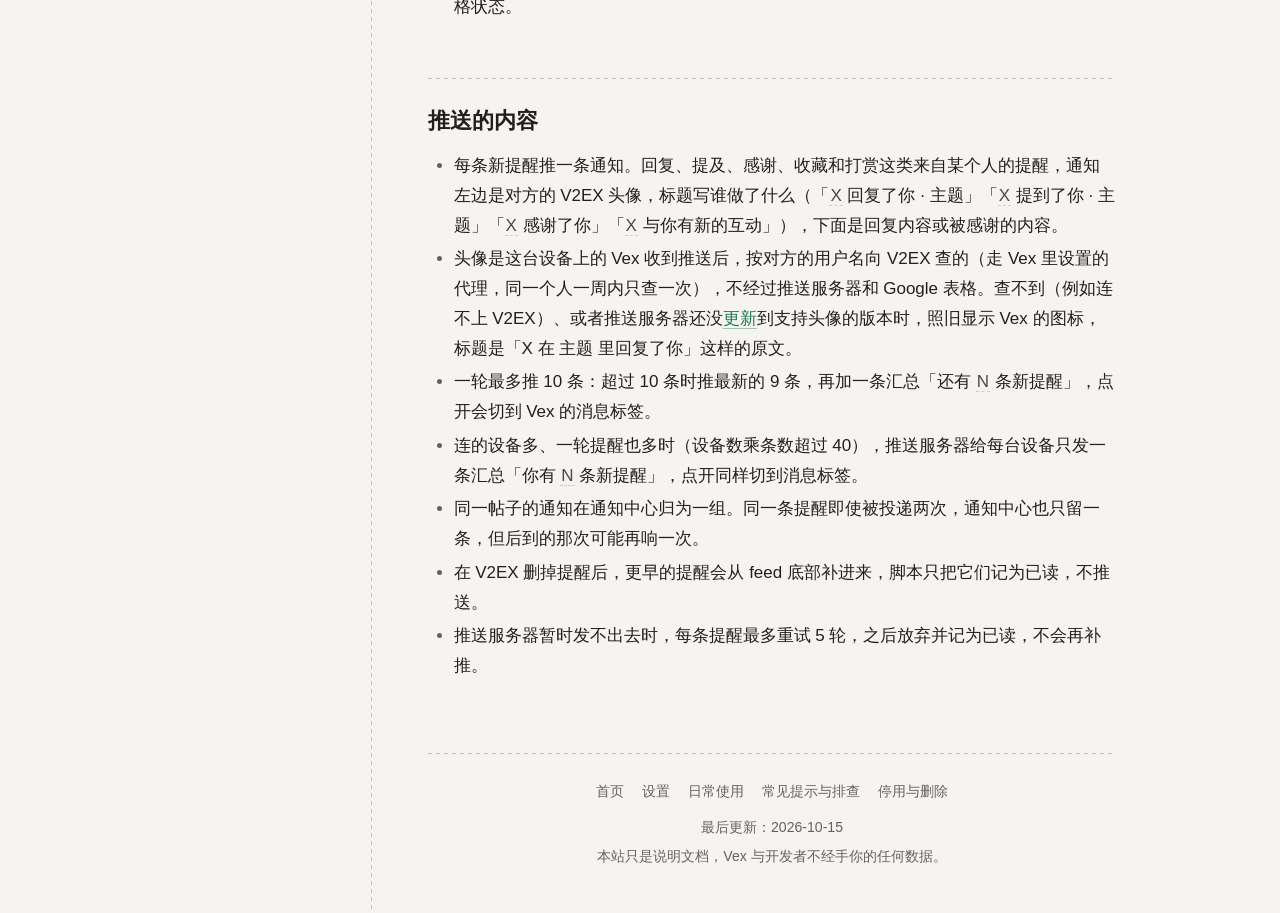
<file: manage.html>
<!doctype html>
<html lang="zh-CN">
<head>
<meta charset="utf-8">
<meta name="viewport" content="width=device-width, initial-scale=1">
<meta name="color-scheme" content="light dark">
<meta name="description" content="Vex 自建推送的日常使用：查看状态、添加另一台设备、更换密钥、更新 Worker、更新 Google 表格、检查频率与配额。">
<title>日常使用 · Vex 自建推送</title>
<link rel="icon" href="favicon.ico" sizes="32x32">
<link rel="icon" href="vex-icon.svg" type="image/svg+xml">
<link rel="apple-touch-icon" href="apple-touch-icon.png">
<link rel="stylesheet" href="style.css">
<script src="theme.js"></script>
</head>
<body>
<a class="skip-link" href="#main">跳到正文</a>

<header class="site-header">
  <div class="wrap">
    <a class="brand" href="index.html"><img class="brand-mark" src="vex-icon.svg" alt="" width="22" height="22">Vex 自建推送</a>
    <nav class="site-nav" aria-label="页面导航">
      <ul>
        <li><a href="index.html">首页</a></li>
        <li><a href="setup.html">设置</a></li>
        <li><a href="manage.html" aria-current="page">日常使用</a></li>
        <li><a href="troubleshooting.html">常见提示与排查</a></li>
        <li><a href="remove.html">停用与删除</a></li>
      </ul>
    </nav>
    <button class="theme-toggle" type="button" aria-label="切换深浅色" hidden>
      <svg class="icon-moon" viewBox="0 0 24 24" width="18" height="18" aria-hidden="true" focusable="false"><path d="M11.16 3.54A8.5 8.5 0 1 0 20.46 12.84 7 7 0 0 1 11.16 3.54z"/></svg>
      <svg class="icon-sun" viewBox="0 0 24 24" width="18" height="18" aria-hidden="true" focusable="false"><circle cx="12" cy="12" r="4"/><path d="M12 2.5V5M12 19v2.5M2.5 12H5M19 12h2.5M5.28 5.28l1.77 1.77M16.95 16.95l1.77 1.77M5.28 18.72l1.77-1.77M16.95 7.05l1.77-1.77"/></svg>
    </button>
  </div>
</header>

<main id="main" class="wrap">
  <h1>日常使用</h1>
  <p class="lead">设置好以后：怎么看状态、加设备、换密钥、更新 Worker 和表格、配额够不够。大部分在 Vex 的「自建推送服务器」页上操作（<span class="ui">「设置 › 通知 › 自建推送服务器」</span>），少数在你的 Google 表格的「Vex 推送」菜单里。</p>

  <nav class="toc" aria-labelledby="toc-title">
    <p class="toc-title" id="toc-title">本页目录</p>
    <ol>
      <li><a href="#status">查看状态</a></li>
      <li><a href="#active">推送生效与「新消息通知」</a></li>
      <li><a href="#add-device">添加另一台设备</a></li>
      <li><a href="#rotate">更换密钥</a></li>
      <li><a href="#update-worker">更新 Worker</a></li>
      <li><a href="#update-sheet">更新 Google 表格</a></li>
      <li><a href="#sheet-menu">表格菜单里的其他几项</a></li>
      <li><a href="#quota">检查频率与配额</a></li>
      <li><a href="#content">推送的内容</a></li>
    </ol>
  </nav>

  <h2 id="status">查看状态</h2>
  <h3>Vex 里的状态页</h3>
  <p>连上推送服务器后，「自建推送服务器」页从上到下依次是：</p>
  <ol>
    <li>还没收到过 Google 表格的状态时，一行待办 <span class="ui">「还差一步：设置 Google 表格」</span>（这台设备连不上时排到「状态」节后面）。</li>
    <li><span class="ui">「状态」</span>一节，见下表。</li>
    <li><span class="ui">「设置 Google 表格」</span>、<span class="ui">「更新 Worker」</span>、<span class="ui">「更换密钥」</span>。</li>
    <li><span class="ui">「添加另一台设备」</span>、<span class="ui">「修改地址与密钥」</span>、<span class="ui">「停用推送」</span>。</li>
    <li><span class="ui">「断开连接」</span>、<span class="ui">「移除推送服务器」</span>。</li>
  </ol>

  <div class="table-wrap">
    <table class="stack">
      <thead>
        <tr><th scope="col">「状态」节里的行</th><th scope="col">怎么看</th></tr>
      </thead>
      <tbody>
        <tr>
          <th scope="row"><span class="ui">「状态」</span></th>
          <td data-label="怎么看">正常是 <span class="ui">「已连接」</span>。其他取值（<span class="ui">「连接失败」</span>、<span class="ui">「通知已关闭」</span>等）见<a href="troubleshooting.html#status-row">排查页</a>。</td>
        </tr>
        <tr>
          <th scope="row"><span class="ui">「Google 表格」</span></th>
          <td data-label="怎么看">正常时形如 <span class="ui">「<var>N</var> 分钟前活动 · 每 <var>M</var> 分钟检查」</span>（不到 1 分钟写 <span class="ui">「刚刚活动」</span>，更久的按小时、天）。表格每小时才报一次运行状态，显示几十分钟前活动是正常的；「每 <var>M</var> 分钟检查」是表格现在实际的检查间隔。时间按推送服务器的时钟算，不受手机时间影响。下面可能出现的提示见<a href="troubleshooting.html#sheet-notes">排查页</a>。</td>
        </tr>
        <tr>
          <th scope="row"><span class="ui">「检查频率」</span></th>
          <td data-label="怎么看">表格多久检查一次新提醒，点它可以改，见<a href="#quota">检查频率与配额</a>。表格接通之后才有这一行。</td>
        </tr>
        <tr>
          <th scope="row"><span class="ui">「推送环境」</span></th>
          <td data-label="怎么看"><span class="ui">「生产」</span>或 <span class="ui">「开发」</span>。App Store 与 TestFlight 版的 Vex 是生产环境。</td>
        </tr>
        <tr>
          <th scope="row"><span class="ui">「上次注册时间」</span></th>
          <td data-label="怎么看">最近一次成功在推送服务器上注册本机的时间。Vex 回到前台时，超过 24 小时会自动续期；超过 7 天没续上，就不再算推送生效。</td>
        </tr>
        <tr>
          <th scope="row"><span class="ui">「发送测试推送」</span></th>
          <td data-label="怎么看">只在 <span class="ui">「已连接」</span>时能点，只发给这台设备。成功时显示 <span class="ui">「测试推送已发出，稍后应收到「Vex 推送测试」通知」</span>；失败原因见<a href="troubleshooting.html#test-push">排查页</a>。</td>
        </tr>
      </tbody>
    </table>
  </div>
  <p>Vex 在这些时候读取 Google 表格的状态：打开这一页时、停在这一页上回到前台时、每次注册或续期成功之后，以及回到前台且上次读到的记录已超过 30 分钟时。</p>

  <h3 id="sheet-status">表格里的「查看状态」</h3>
  <p>在表格菜单点 <span class="ui">「Vex 推送 › 查看状态」</span>。它只读表格自己的记录，不发网络请求。第一行是下面四种之一：</p>
  <ul>
    <li><span class="ui">「正在运行（每 <var>N</var> 分钟）」</span>（每小时一次时写「每 1 小时」）</li>
    <li><span class="ui">「已暂停」</span>，第二行写着恢复办法</li>
    <li><span class="ui">「已暂停：推送服务器不认这份表格里的密钥（401）」</span>，见<a href="#rotate">更换密钥</a></li>
    <li><span class="ui">「还没有设置」</span></li>
  </ul>
  <p>之后依次可能有：最近 24 小时用量、推送服务器不认密钥的说明、推送没送出去的说明、最近一次错误、Worker 主机名、账号标签和脚本版本。它不显示密钥与 feed 地址。</p>
  <div class="callout callout-warn">
    <strong class="callout-title">截图求助前先遮掉</strong>
    <p>「查看状态」里的 Worker 主机名（你的 workers.dev 地址）和账号标签（一般是 V2EX 用户名），以及设置总结里设备名后面的推送令牌末 8 位（总结里写作「令牌末 8 位」），发截图前请遮掉。</p>
  </div>

  <h2 id="active">推送生效与「新消息通知」</h2>
  <p>推送生效时，Vex 自带的「新消息通知」后台检查不再发本地的「你有 N 条新消息」，免得和推送重复；已知计数和图标角标照常更新。推送算生效，要同时满足：</p>
  <ul>
    <li>这台设备连着推送服务器，7 天内在上面注册过，注册的地址与本机推送令牌都对得上；</li>
    <li>Google 表格 6 小时内向推送服务器报到过，而且报的不是出错；</li>
    <li>表格报到用的是推送服务器现在的密钥（换过密钥的，还要在换密钥之后报到过）。</li>
  </ul>
  <p>推送只覆盖表格检查的那个 V2EX 账号。表格记着账号标签（用「让 Vex 读取」设置的会记）时，Vex 里登录的若是别的账号，这个账号的新消息照旧用自带的通知；状态页上会提示 <span class="ui">「推送只覆盖 <var>用户名</var> 的提醒，不是现在登录的账号。」</span></p>
  <p>任一条不满足（例如表格没接通、停了超过 6 小时、读 feed 失败、推送送不出去、注册过期），Vex 就照常发自带的通知；前提是你打开了「新消息通知」开关，它关着时没有后台检查。状态页上的说明分两种：</p>
  <ul>
    <li>表格还没接通、停了，或者换密钥后还没报到：<span class="ui">「还没有东西在检查新提醒，现在仍用 Vex 自带的新消息通知。」</span></li>
    <li>表格在报错（读 feed 失败、推送送不出去等）：<span class="ui">「Google 表格恢复正常之前，仍用 Vex 自带的新消息通知。」</span>原因见「Google 表格」一行下面的提示。</li>
  </ul>
  <div class="callout callout-note">
    <strong class="callout-title">已知的空档</strong>
    <p>Vex 要等下次读到表格状态，才知道表格停了或开始报错。在别的设备上更换了密钥之后，这台设备要等下次续期、读表格状态、打开状态页或发测试推送时才发现密钥不对；在那之前推送和自带通知都收不到。一直没打开 Vex（或一直连不上推送服务器，比如在中国大陆没开代理）的，要等注册满 7 天才恢复自带通知。</p>
  </div>

  <h2 id="add-device">添加另一台设备</h2>
  <p>一台推送服务器可以连多台设备（最多 20 台），它们共用同一份 Google 表格。</p>
  <ol class="steps">
    <li>在<strong>已连接的设备</strong>上，「自建推送服务器」页点 <span class="ui">「添加另一台设备」</span>。</li>
    <li>点 <span class="ui">「拷贝配置码」</span>（10 分钟后自动从剪贴板清除），或点 <span class="ui">「分享」</span>发给自己。</li>
    <li>在<strong>新设备</strong>的 Vex 里打开 <span class="ui">「设置 › 通知 › 自建推送服务器」</span>，点 <span class="ui">「已经有推送服务器」</span>。</li>
    <li>在 <span class="ui">「配置码」</span>一节，点占位文字为 <span class="ui">「粘贴配置码」</span>那一行行尾的粘贴图标；或者把配置码粘贴到这一行的框里，点 <span class="ui">「使用配置码」</span>。页面下面那节 <span class="ui">「或者填写地址与密钥」</span>用不着，粘贴配置码就行。</li>
    <li>连上后自动退回上一页，那里就是状态页了。失败时留在本页，下面的状态节写着原因。</li>
  </ol>
  <p>这份配置码里只有推送服务器的地址和密钥，不含 feed 地址，生成时也不请求 V2EX。用粘贴按钮收下后，Vex 会清空剪贴板。粘贴的内容有问题时的提示见<a href="troubleshooting.html#config-code">排查页</a>。</p>
  <p>换过密钥之后，原来那份 Google 表格也用这份配置码：在表格里点 <span class="ui">「Vex 推送 › 第 2 步：粘贴配置码」</span>粘贴。配置码相当于密码，只发给自己；拿到它的人会怎样，见<a href="index.html#secrets">真正要保管好的三样</a>（这一页右上角的问号打开的就是那里）。</p>

  <h3 id="new-phone">换了手机、从备份恢复之后</h3>
  <p>推送密钥只存在原来那台设备的钥匙串里，不随备份迁移。这时页面顶部写着（右上角问号菜单里的 <span class="ui">「换了手机、从备份恢复之后」</span>打开的就是这里）：</p>
  <div class="app-text">
    <p>「这台设备上没有保存密钥。在已连接的设备上点「添加另一台设备」，把配置码拷过来粘贴；或者重新部署。」</p>
  </div>
  <ul>
    <li>还有已连接的设备：照上面的步骤拿配置码，在这一页点 <span class="ui">「粘贴配置码」</span>。</li>
    <li>一台都没有了：点 <span class="ui">「重新部署」</span>，走一遍<a href="setup.html#step1">第 1 步</a>。这会换新密钥，之后在原来那份 Google 表格里点 <span class="ui">「第 2 步：粘贴配置码」</span>重新粘贴（表格也可以用 <span class="ui">「添加另一台设备」</span>里拷贝的配置码）。</li>
  </ul>

  <h2 id="rotate">更换密钥</h2>
  <p><strong>什么时候用</strong>：配置码或推送密钥可能泄露了（例如发错了人、传配置码的聊天记录没删）。状态页右上角问号菜单里的 <span class="ui">「更新 Worker 与更换密钥」</span>打开的就是这里。只是 Worker 有新版、不用换密钥的，用<a href="#update-worker">更新 Worker</a>，其他设备和 Google 表格不受影响。</p>
  <div class="callout callout-warn">
    <strong class="callout-title">泄露的是给表格的那份配置码？</strong>
    <p>那份配置码里还有 feed 地址，只换密钥不够。先到 V2EX 提醒页 <a href="remove.html#v2ex-token">「重新生成 Token」</a>让旧地址作废，再做下面的更换密钥；第 4 步改为在 Vex 的状态页点 <span class="ui">「设置 Google 表格」</span>，把带新 feed 地址的配置码粘贴到原来那份表格里（点 <span class="ui">「第 2 步：粘贴配置码」</span>）。这样表格只用粘贴一次。</p>
  </div>
  <ol class="steps">
    <li>
      <span class="step-title">在状态页点「更换密钥」</span>
      <p>向导标题是 <span class="ui">「更换密钥」</span>：<span class="ui">「重新部署并换一个新密钥；之后其他设备和 Google 表格都要重新粘贴配置码。」</span>照<a href="setup.html#step1">第 1 步</a>创建并粘贴 Cloudflare 令牌，令牌要选推送服务器所在的那个 Cloudflare 账号。</p>
    </li>
    <li>
      <span class="step-title">Vex 先核对，再换</span>
      <p>Vex 先确认账号里的 <code>vex-push</code> 就是这台设备连着的那一台，确认不了就停下、什么都不改（例如提示连不上它时，先开代理再重试）。确认之后用新密钥重新部署，这台设备自动用新密钥重新连接。</p>
    </li>
    <li>
      <span class="step-title">在结果页拿到新的配置码</span>
      <p>结果页顶部写 <span class="ui">「密钥已更换」</span>，并有一节 <span class="ui">「Google 表格和其他设备要重新粘贴配置码。密钥已更换，原来的配置码不能用了。」</span>，带 <span class="ui">「拷贝配置码」</span>和 <span class="ui">「分享」</span>。用 <span class="ui">「分享」</span>发出的文字里写明了表格和其他设备分别在哪里粘贴。</p>
    </li>
    <li>
      <span class="step-title">先粘贴到 Google 表格</span>
      <p>在表格菜单点 <span class="ui">「Vex 推送 › 第 2 步：粘贴配置码」</span>，粘贴新的配置码，点 <span class="ui">「确定」</span>。注意不能留空确定：留空沿用的是旧密钥，会被推送服务器拒绝。</p>
    </li>
    <li>
      <span class="step-title">再到其他设备上粘贴</span>
      <p>在其他设备的「自建推送服务器」页点 <span class="ui">「修改地址与密钥」</span>（已断开的点 <span class="ui">「粘贴配置码」</span>），粘贴。页面下面那节 <span class="ui">「或者填写地址与密钥」</span>用不着，粘贴配置码就行。这份配置码之后也能在 <span class="ui">「添加另一台设备」</span>里再拷贝。</p>
    </li>
    <li>
      <span class="step-title">到 Cloudflare 删除这次的令牌</span>
      <p>照结果页的 <span class="ui">「待办」</span>做，见<a href="setup.html#result">结果页与待办</a>。</p>
    </li>
  </ol>

  <h3>换完之后会发生什么</h3>
  <ul>
    <li>表格换上新密钥之前，哪台设备都收不到推送。这期间状态页提示 <span class="ui">「更换密钥之后 Google 表格还没有来报到：在表格里点「第 2 步：粘贴配置码」，粘贴「添加另一台设备」里的配置码。」</span>，Vex 自带的新消息通知照常。</li>
    <li>从换密钥到表格粘贴好新配置码之间来的提醒不会补推：重新粘贴时，当时 feed 里已有的提醒都记为已读。</li>
    <li>没粘贴新配置码的设备从下一条推送起就收不到了。Vex 发现后，那台设备显示 <span class="ui">「连接失败」</span>，并写明出路：<span class="ui">「推送服务器不认本机保存的密钥，多半在别的设备上换过密钥：用那台设备的配置码重新连接。」</span>在那台设备上点 <span class="ui">「添加另一台设备」</span>拷贝配置码，再点这条提示下面的 <span class="ui">「修改地址与密钥」</span>粘贴。</li>
    <li>还拿着旧密钥的表格副本会被推送服务器拒绝，一般一两个小时内自动暂停检查，「查看状态」第一行写 <span class="ui">「已暂停：推送服务器不认这份表格里的密钥（401）」</span>。要继续用它，粘贴新的配置码即可恢复。</li>
  </ul>

  <h2 id="update-worker">更新 Worker</h2>
  <p><strong>什么时候用</strong>：状态页出现 <span class="ui">「Worker 有新版」</span>（下面有 <span class="ui">「更新 Worker」</span>按钮），或者「Google 表格」一行写着 <span class="ui">「Worker 版本较旧」</span>。</p>
  <ol class="steps">
    <li>点 <span class="ui">「更新 Worker」</span>。向导标题是 <span class="ui">「更新 Worker」</span>：<span class="ui">「部署 Vex 自带的最新版 Worker；密钥不变，其他设备和 Google 表格不受影响。」</span></li>
    <li>照<a href="setup.html#step1">第 1 步</a>创建并粘贴 Cloudflare 令牌（推送服务器所在的那个账号）。</li>
    <li>做完后结果页写 <span class="ui">「Worker 已更新」</span>：<span class="ui">「推送服务器已经是 Vex 自带的这一版。」</span>Vex 还会顺便读一次表格的状态。</li>
    <li>照结果页的 <span class="ui">「待办」</span>删除这次的 Cloudflare 令牌。</li>
  </ol>
  <p>等不到上线时，这里的按钮是 <span class="ui">「继续等待」</span>和 <span class="ui">「先不等了」</span>：<span class="ui">「Worker 已经上传，是否上线可以回到状态页再看。」</span></p>
  <div class="callout callout-note">
    <strong class="callout-title">提示「推送服务器比这个 Vex 自带的版本新」</strong>
    <p>状态页在 <span class="ui">「更换密钥」</span>下面写着 <span class="ui">「推送服务器比这个 Vex 自带的版本新，请先更新 Vex（App Store）再操作。」</span>时，说明你在别的设备上用更新的 Vex 部署过。先到 App Store 把这台设备上的 Vex 更新到最新版，再做「更新 Worker」或「更换密钥」，否则可能把推送服务器换回旧版：Vex 上传之前会先问推送服务器的版本，问到比自带的新就停下、什么都不改；但问不到时（例如在中国大陆没开代理）拦不住。</p>
  </div>

  <h2 id="update-sheet">更新 Google 表格</h2>
  <p>你的表格是从模板制作的副本，<strong>模板更新后，旧副本不会自动更新</strong>。有新版时，状态页「Google 表格」一行下面会提示：</p>
  <div class="app-text">
    <p>「Google 表格有新版：先在旧表格里点「暂停推送」，再建立新副本、粘贴配置码。」</p>
  </div>
  <p>更新的做法是从模板重新制作一份副本，顺序如下：</p>
  <ol class="steps">
    <li>
      <span class="step-title">先在旧表格里暂停</span>
      <p>打开旧表格，菜单点 <span class="ui">「Vex 推送 › 暂停推送」</span>，在确认框里点确定。</p>
    </li>
    <li>
      <span class="step-title">在 Vex 里重新设置表格</span>
      <p>点提示下面的 <span class="ui">「去设置」</span>，或状态页的 <span class="ui">「设置 Google 表格」</span>，照<a href="setup.html#step2">第 2 步</a>从模板制作新副本。新副本要重新做 <span class="ui">「第 1 步：授权（只需一次）」</span>，再 <span class="ui">「第 2 步：粘贴配置码」</span>。</p>
    </li>
    <li>
      <span class="step-title">接通后删掉旧表格</span>
      <p>Vex 显示新副本已接通后，旧表格就可以删了：打开 <a href="https://drive.google.com/">drive.google.com</a>，右键点旧表格，选「移至回收站」。新旧两份的文件名可能一样，打开确认一下：旧的那份点 <span class="ui">「Vex 推送 › 查看状态」</span>，第一行以 <span class="ui">「已暂停」</span>开头。</p>
      <p><strong>不要去「我的触发器」删任何东西</strong>：旧表格在第 1 步暂停时已经删掉了自己的定时触发器，那里剩下的是新副本的；两份的脚本项目都叫「Vex 推送」，看不出哪个是哪个，删错了推送就停了。</p>
    </li>
  </ol>
  <div class="callout callout-warn">
    <strong class="callout-title">顺序不能反</strong>
    <p>同一个 Google 账号下的两份副本共用每天 90 分钟的定时运行时间，同时跑当天就可能超额。忘了暂停旧的，状态页会提示 <span class="ui">「有两份 Google 表格在同时检查，请在旧的那份里点「Vex 推送 › 暂停推送」。」</span></p>
  </div>
  <p>如果在旧表格里粘贴新的配置码时提示 <span class="ui">「配置码的版本比这里的新，请更新：这份表格是旧版。…」</span>，也是同样的处理：暂停旧的，制作新副本。</p>
  <p>只是<strong>重新设置</strong>（换了密钥、feed 地址失效、暂停后恢复）时，不用建新副本：在原来那份表格里点 <span class="ui">「第 2 步：粘贴配置码」</span>即可；只是恢复暂停的，留空直接点 <span class="ui">「确定」</span>。</p>

  <h2 id="sheet-menu">表格菜单里的其他几项</h2>
  <p>表格菜单「Vex 推送」里，除了 <span class="ui">「第 1 步：授权（只需一次）」</span>和 <span class="ui">「第 2 步：粘贴配置码」</span>，还有：</p>
  <div class="table-wrap">
    <table class="stack">
      <thead>
        <tr><th scope="col">菜单项</th><th scope="col">做什么</th></tr>
      </thead>
      <tbody>
        <tr>
          <th scope="row"><span class="ui">「发送测试推送」</span></th>
          <td data-label="做什么">让推送服务器给所有已连接的设备发一条测试推送，标题「Vex 推送测试」，正文「推送服务器工作正常。」。只要有一台发成功，「查看状态」里推送没送出去的那一行就会消失。</td>
        </tr>
        <tr>
          <th scope="row"><span class="ui">「查看状态」</span></th>
          <td data-label="做什么">是否正在运行、每几分钟检查一次、最近 24 小时用量、推送有没有送出去、最近一次错误等，见<a href="#sheet-status">上文</a>。</td>
        </tr>
        <tr>
          <th scope="row"><span class="ui">「暂停推送」</span></th>
          <td data-label="做什么">不再检查新提醒，所有设备都收不到推送；保存的配置留着。见<a href="remove.html#pause-all">所有设备都暂停</a>。</td>
        </tr>
        <tr>
          <th scope="row"><span class="ui">「重置已读记录」</span></th>
          <td data-label="做什么">「清空已读记录后，下一轮检查只会把当前的提醒记为已读，不会推送它们；保存的配置不受影响。一般只在排查问题时用。」</td>
        </tr>
      </tbody>
    </table>
  </div>

  <h2 id="quota">检查频率与配额</h2>
  <h3>多久检查一次</h3>
  <p>表格默认<strong>每 1 分钟</strong>检查一次新提醒，并默认开着<strong>自动降频</strong>。现在实际的间隔，在 Vex 的「Google 表格」一行（「每 <var>M</var> 分钟检查」）和表格「查看状态」的第一行都能看到。</p>
  <h3 id="poll-schedule">在 Vex 里改检查频率</h3>
  <p>状态页的 <span class="ui">「检查频率」</span>可以选<strong>每 1 分钟、5 分钟、10 分钟、30 分钟或每 1 小时</strong>。没有 2、3 分钟：Google 表格的定时任务只支持这几种间隔。</p>
  <ul>
    <li>选好的存在你的推送服务器上，表格下次报运行状态时才取走，所以<strong>最长约 1 小时后生效</strong>。在那之前，这一行下面写着 <span class="ui">「Google 表格下次报状态时改用这个频率，最长约 1 小时。」</span></li>
    <li>选的是最快的那一档：选了每 1 分钟时，快用完配额照样会自动放慢（见下文），用量降下来再恢复。</li>
    <li>检查得越少，新提醒到得越晚，但每天用的运行时间也越少。你名下还有别的定时脚本、担心配额不够时，可以改成每 5 分钟。</li>
    <li>要先<a href="#update-worker">更新 Worker</a>才有这一行；表格是旧版时，这一行下面会提示先<a href="#update-sheet">更新 Google 表格</a>。</li>
  </ul>
  <ul>
    <li>读 feed 连续失败时，第 1 次失败下一轮照常再读；从第 2 次起依次等 2、4、8、16 分钟再读，之后每 30 分钟读一次，免得 V2EX 出问题时把每天的运行时间耗光。</li>
    <li>表格每小时向推送服务器报一次运行状态，每次约 0.3 秒，内容不含提醒和 feed 地址。</li>
  </ul>

  <h3>Google 的配额</h3>
  <ul>
    <li>Google 免费个人账号的定时脚本，每天总共只能运行 <strong>90 分钟</strong>；Google Workspace（公司、学校）账号是每天 6 小时。配额按用户计算，你名下的其他定时脚本也会用掉一部分。见 Google 官方的 <a href="https://developers.google.com/apps-script/guides/services/quotas">Apps Script 配额页</a>。</li>
    <li>实测每分钟检查一次时，一天约用 58 分钟，离 90 分钟不远，V2EX 一变慢就可能超额。</li>
    <li>所以脚本按最近 24 小时的用量自动放慢：用到 70 分钟改为每 5 分钟检查一次，用到 72 分钟改为每 15 分钟；V2EX 很慢时会更早放慢，最慢每 30 分钟一次。用量比分档线再低 10 分钟才恢复（例如每 5 分钟时，要降到 60 分钟以下才恢复每分钟）。降频期间，新提醒会晚几分钟到。</li>
    <li>真的超额时，当天的定时运行会报错停止，在脚本的执行记录或 Google 发来的邮件里能看到 <code>Service using too much computer time for one day</code>。Google 官方配额页写的是在第一次请求的 24 小时后重置，没有固定的重置时刻。</li>
  </ul>

  <h3>Cloudflare 的免费额度</h3>
  <ul>
    <li>Workers 免费套餐每个账号每天最多处理 10 万次请求，账号里所有 Worker 共用，每天 UTC 零点（北京时间早上 8 点）重置；超出后 Cloudflare 返回错误 1027。见 <a href="https://developers.cloudflare.com/workers/platform/limits/">Workers 限制</a>。</li>
    <li>KV 免费额度每天读 10 万次、写 1,000 次、删 1,000 次、列举 1,000 次，存储 1 GB，UTC 零点重置。推送服务器只在需要时才写，一般远远用不完。见 <a href="https://developers.cloudflare.com/kv/platform/pricing/">KV 价格</a>。</li>
    <li>workers.dev 地址谁都能访问，不带密钥、被推送服务器拒掉的请求也计入请求数。万一有人找到你的地址把当天的请求数刷满，当天推送会失败，过了 UTC 零点自动恢复。不带密钥的请求只能看出这是一台 Vex 推送服务器和它的版本号，拿不到设备、提醒或表格状态。</li>
  </ul>

  <h2 id="content">推送的内容</h2>
  <ul>
    <li>每条新提醒推一条通知。回复、提及、感谢、收藏和打赏这类来自某个人的提醒，通知左边是对方的 V2EX 头像，标题写谁做了什么（「<var>X</var> 回复了你 · 主题」「<var>X</var> 提到了你 · 主题」「<var>X</var> 感谢了你」「<var>X</var> 与你有新的互动」），下面是回复内容或被感谢的内容。</li>
    <li id="avatar">头像是这台设备上的 Vex 收到推送后，按对方的用户名向 V2EX 查的（走 Vex 里设置的代理，同一个人一周内只查一次），不经过推送服务器和 Google 表格。查不到（例如连不上 V2EX）、或者推送服务器还没<a href="#update-worker">更新</a>到支持头像的版本时，照旧显示 Vex 的图标，标题是「X 在 主题 里回复了你」这样的原文。</li>
    <li>一轮最多推 10 条：超过 10 条时推最新的 9 条，再加一条汇总「还有 <var>N</var> 条新提醒」，点开会切到 Vex 的消息标签。</li>
    <li>连的设备多、一轮提醒也多时（设备数乘条数超过 40），推送服务器给每台设备只发一条汇总「你有 <var>N</var> 条新提醒」，点开同样切到消息标签。</li>
    <li>同一帖子的通知在通知中心归为一组。同一条提醒即使被投递两次，通知中心也只留一条，但后到的那次可能再响一次。</li>
    <li>在 V2EX 删掉提醒后，更早的提醒会从 feed 底部补进来，脚本只把它们记为已读，不推送。</li>
    <li>推送服务器暂时发不出去时，每条提醒最多重试 5 轮，之后放弃并记为已读，不会再补推。</li>
  </ul>
</main>

<footer class="site-footer">
  <div class="wrap">
    <nav aria-label="页脚导航">
      <ul>
        <li><a href="index.html">首页</a></li>
        <li><a href="setup.html">设置</a></li>
        <li><a href="manage.html">日常使用</a></li>
        <li><a href="troubleshooting.html">常见提示与排查</a></li>
        <li><a href="remove.html">停用与删除</a></li>
      </ul>
    </nav>
    <p>最后更新：2026-10-15</p>
    <p>本站只是说明文档，Vex 与开发者不经手你的任何数据。</p>
  </div>
</footer>
</body>
</html>
</file>
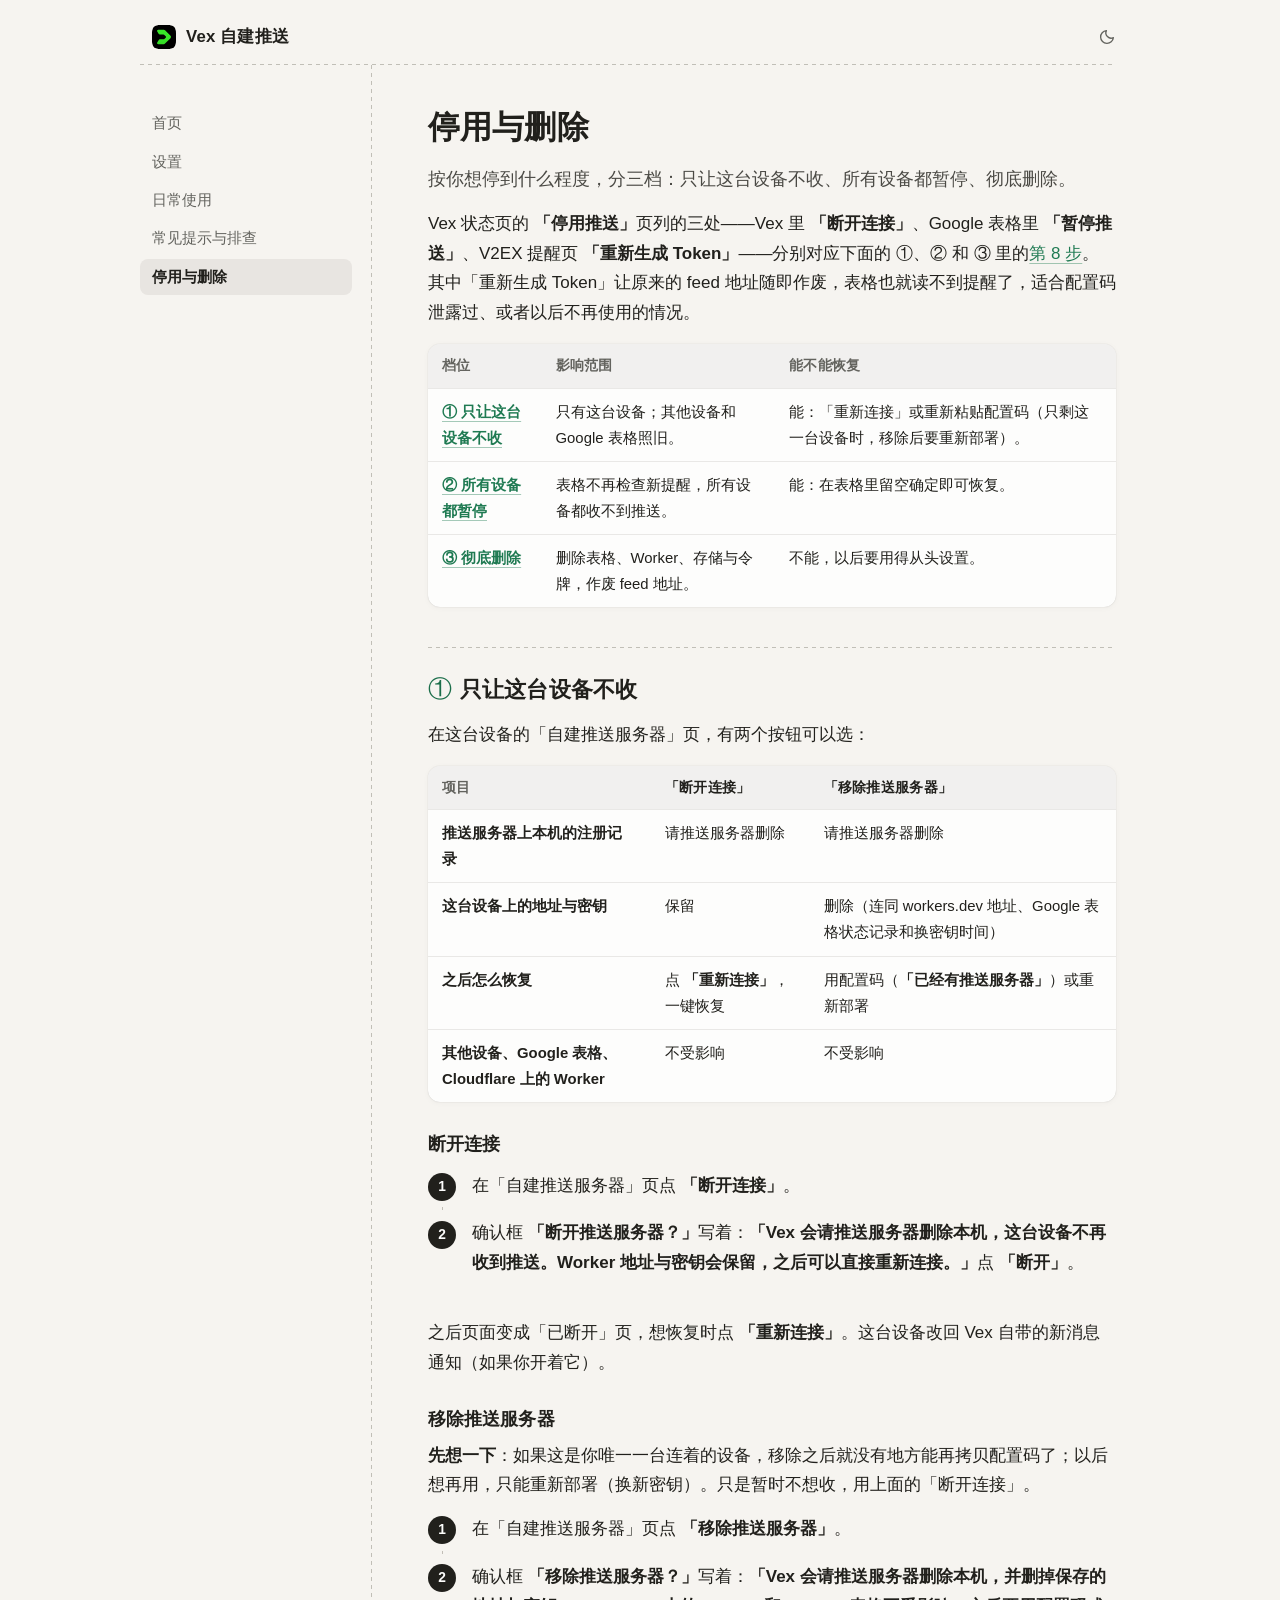
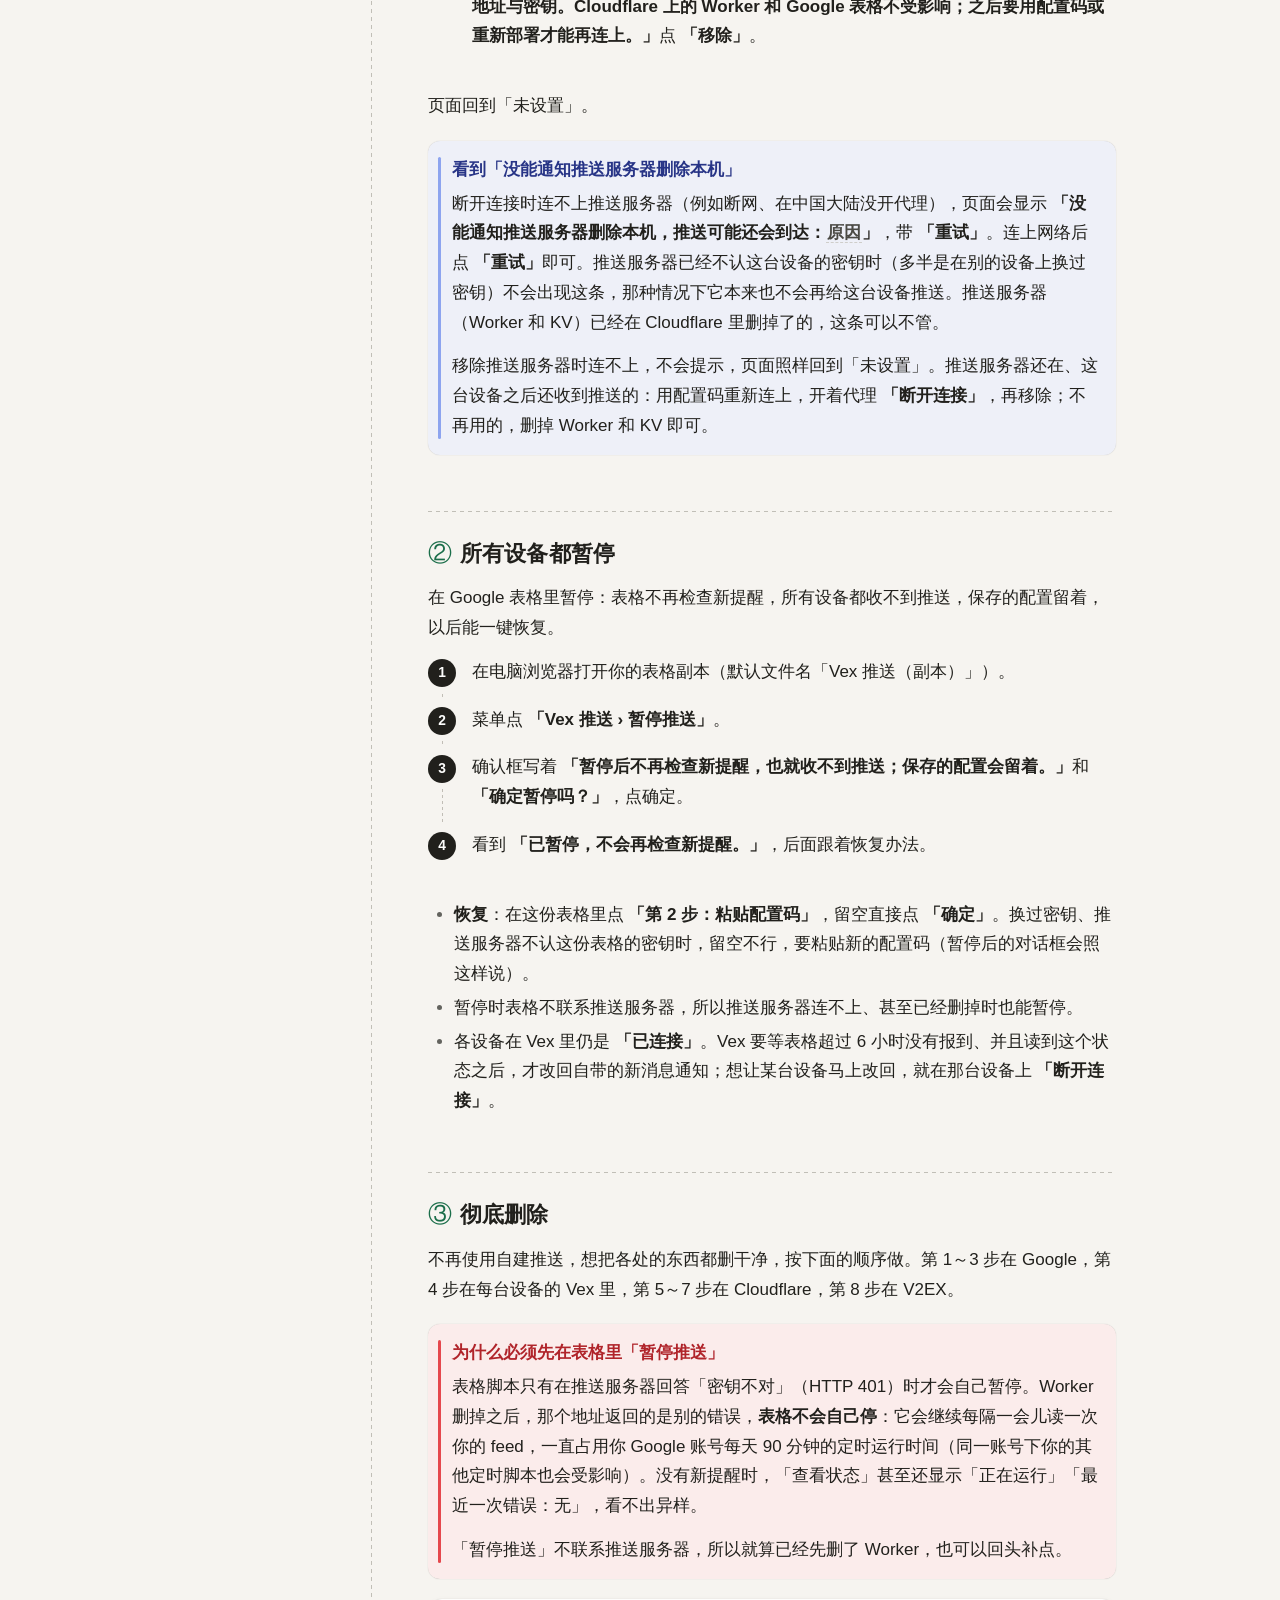
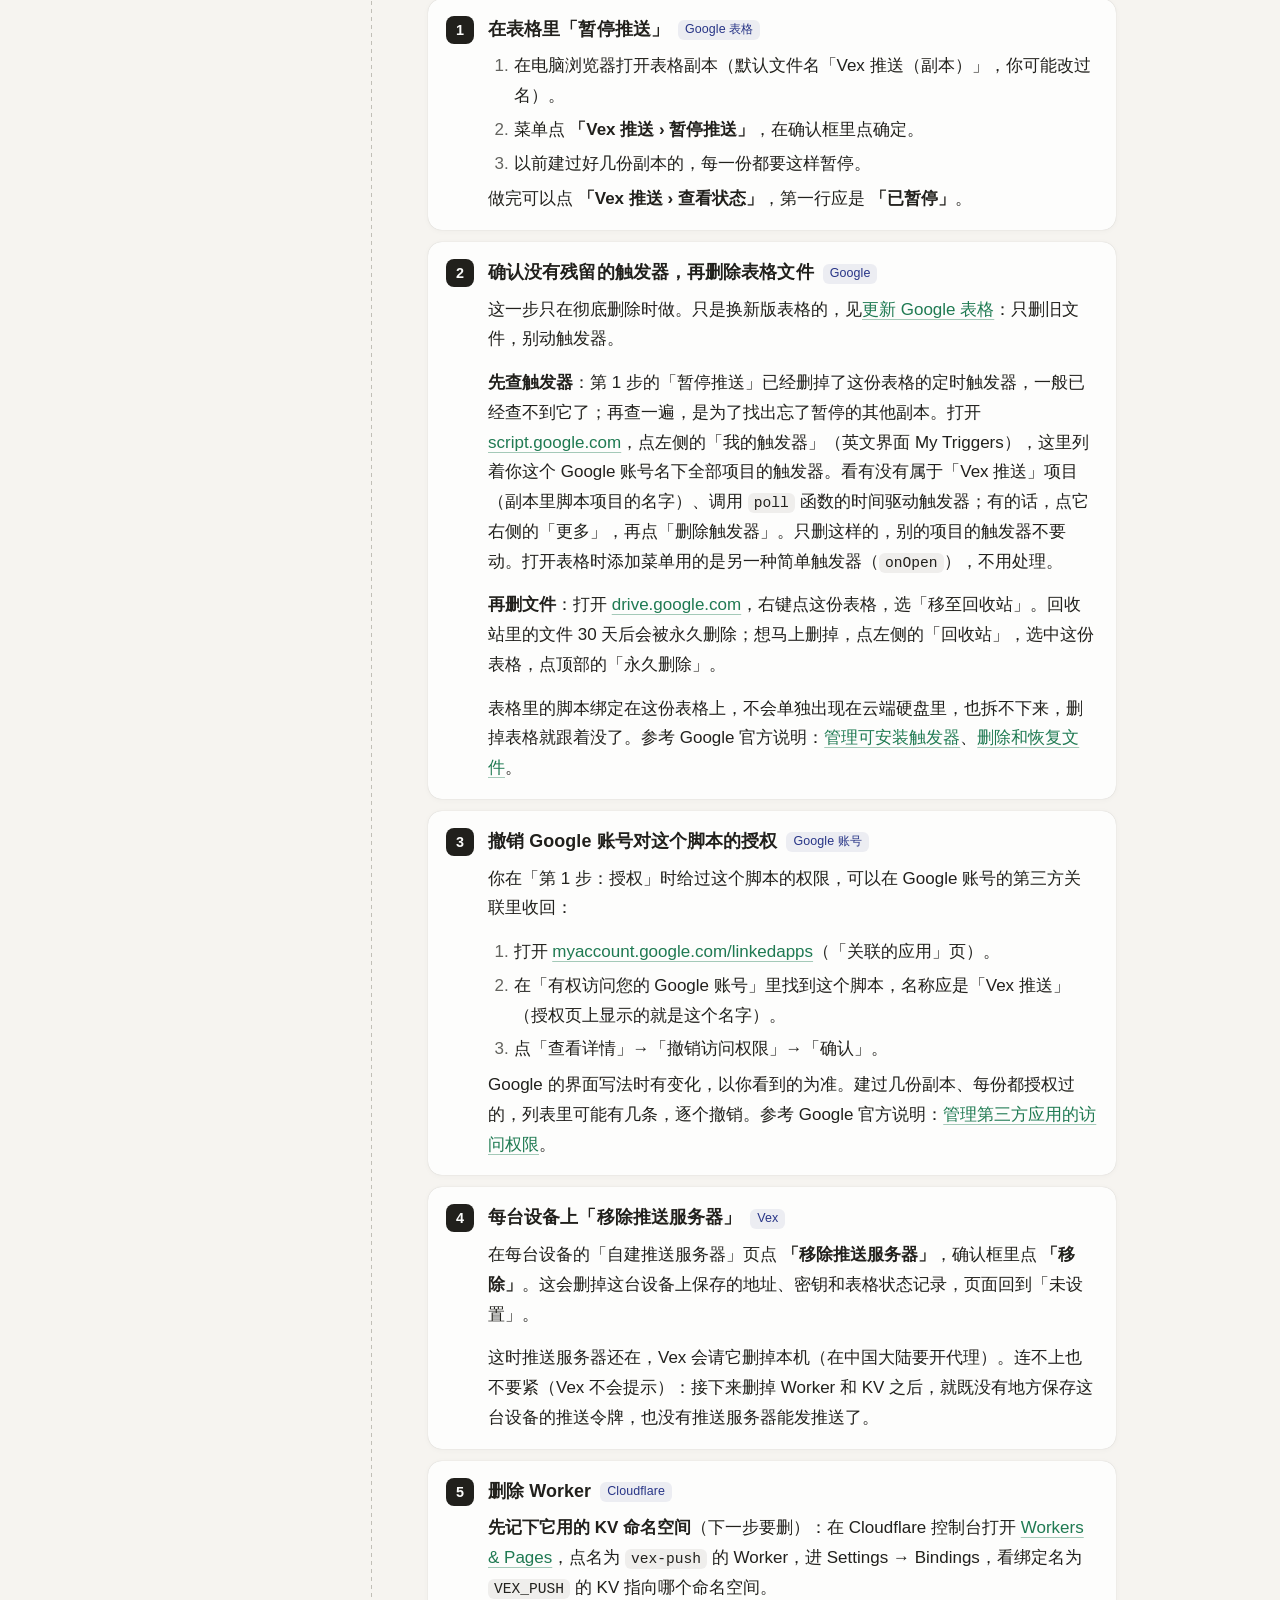
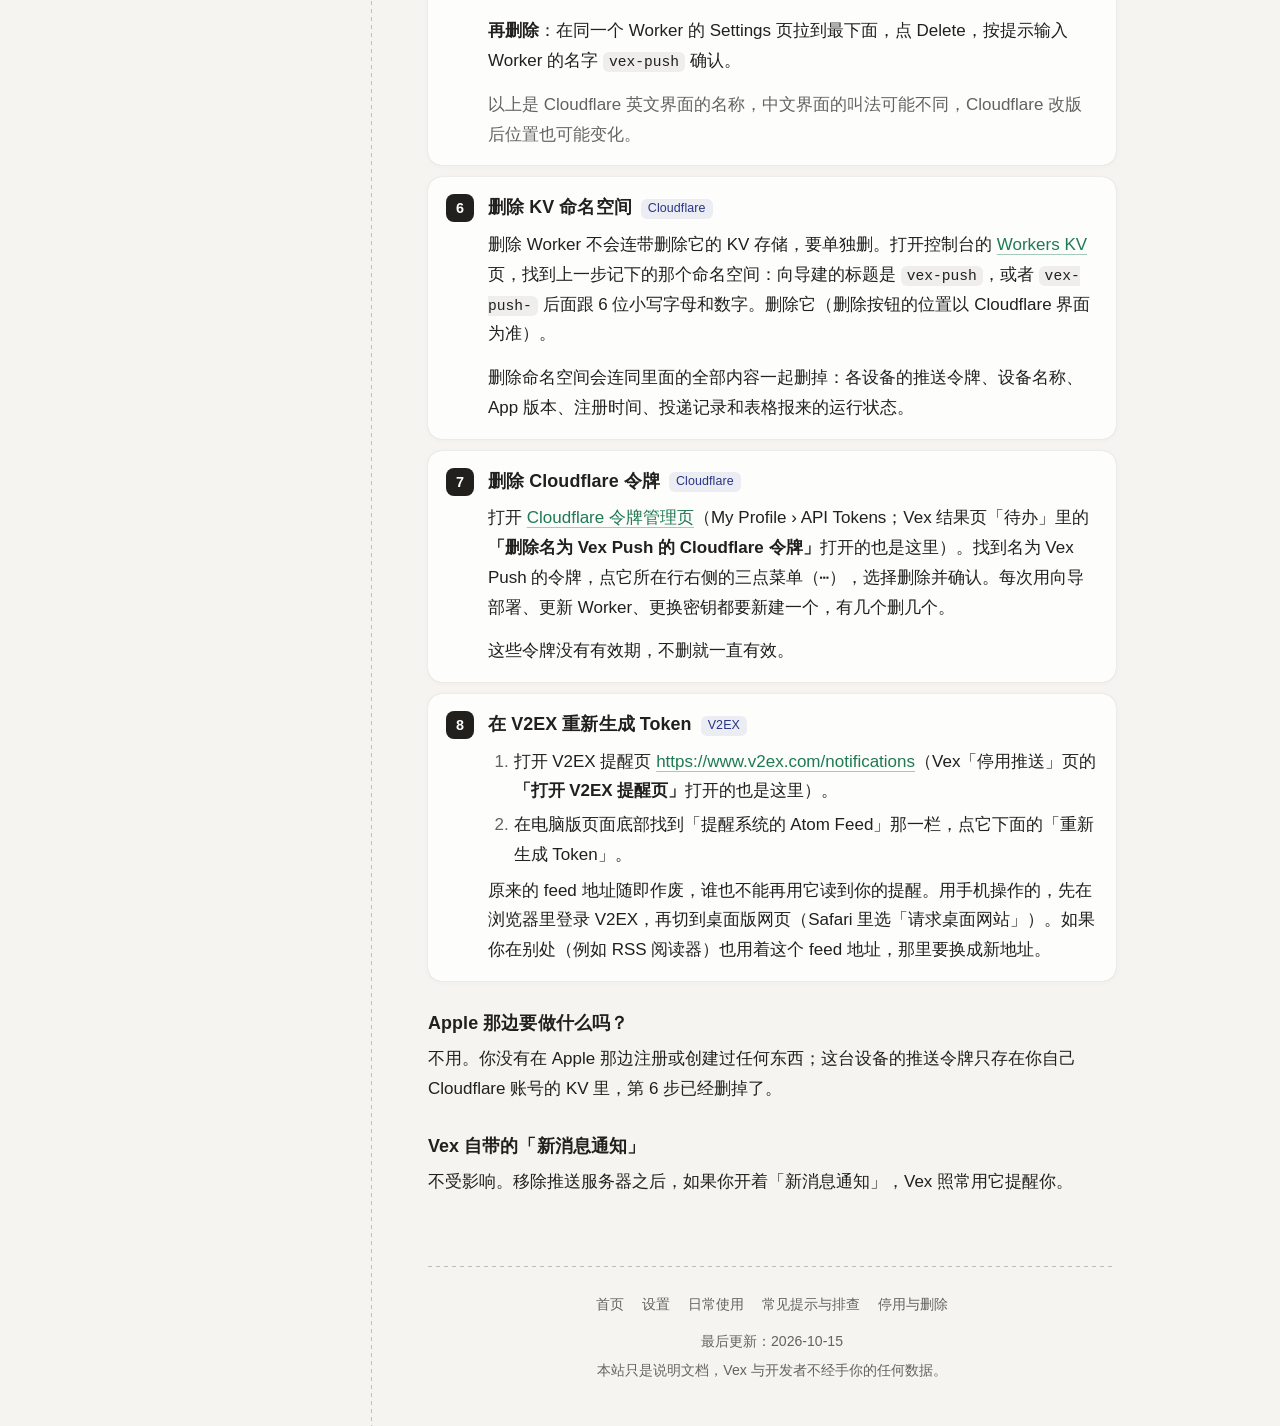
<file: remove.html>
<!doctype html>
<html lang="zh-CN">
<head>
<meta charset="utf-8">
<meta name="viewport" content="width=device-width, initial-scale=1">
<meta name="color-scheme" content="light dark">
<meta name="description" content="停用与删除 Vex 自建推送：只停这台设备、所有设备都暂停，或者按顺序彻底删除 Google 表格、Cloudflare 上的 Worker 与令牌。">
<title>停用与删除 · Vex 自建推送</title>
<link rel="icon" href="favicon.ico" sizes="32x32">
<link rel="icon" href="vex-icon.svg" type="image/svg+xml">
<link rel="apple-touch-icon" href="apple-touch-icon.png">
<link rel="stylesheet" href="style.css">
<script src="theme.js"></script>
</head>
<body>
<a class="skip-link" href="#main">跳到正文</a>

<header class="site-header">
  <div class="wrap">
    <a class="brand" href="index.html"><img class="brand-mark" src="vex-icon.svg" alt="" width="22" height="22">Vex 自建推送</a>
    <nav class="site-nav" aria-label="页面导航">
      <ul>
        <li><a href="index.html">首页</a></li>
        <li><a href="setup.html">设置</a></li>
        <li><a href="manage.html">日常使用</a></li>
        <li><a href="troubleshooting.html">常见提示与排查</a></li>
        <li><a href="remove.html" aria-current="page">停用与删除</a></li>
      </ul>
    </nav>
    <button class="theme-toggle" type="button" aria-label="切换深浅色" hidden>
      <svg class="icon-moon" viewBox="0 0 24 24" width="18" height="18" aria-hidden="true" focusable="false"><path d="M11.16 3.54A8.5 8.5 0 1 0 20.46 12.84 7 7 0 0 1 11.16 3.54z"/></svg>
      <svg class="icon-sun" viewBox="0 0 24 24" width="18" height="18" aria-hidden="true" focusable="false"><circle cx="12" cy="12" r="4"/><path d="M12 2.5V5M12 19v2.5M2.5 12H5M19 12h2.5M5.28 5.28l1.77 1.77M16.95 16.95l1.77 1.77M5.28 18.72l1.77-1.77M16.95 7.05l1.77-1.77"/></svg>
    </button>
  </div>
</header>

<main id="main" class="wrap">
  <h1>停用与删除</h1>
  <p class="lead">按你想停到什么程度，分三档：只让这台设备不收、所有设备都暂停、彻底删除。</p>
  <p>Vex 状态页的 <span class="ui">「停用推送」</span>页列的三处——Vex 里 <span class="ui">「断开连接」</span>、Google 表格里 <span class="ui">「暂停推送」</span>、V2EX 提醒页 <span class="ui">「重新生成 Token」</span>——分别对应下面的 ①、② 和 ③ 里的<a href="#v2ex-token">第 8 步</a>。其中「重新生成 Token」让原来的 feed 地址随即作废，表格也就读不到提醒了，适合配置码泄露过、或者以后不再使用的情况。</p>

  <div class="table-wrap">
    <table class="stack">
      <thead>
        <tr><th scope="col">档位</th><th scope="col">影响范围</th><th scope="col">能不能恢复</th></tr>
      </thead>
      <tbody>
        <tr>
          <th scope="row"><a href="#this-device">① 只让这台设备不收</a></th>
          <td data-label="影响范围">只有这台设备；其他设备和 Google 表格照旧。</td>
          <td data-label="能不能恢复">能：「重新连接」或重新粘贴配置码（只剩这一台设备时，移除后要重新部署）。</td>
        </tr>
        <tr>
          <th scope="row"><a href="#pause-all">② 所有设备都暂停</a></th>
          <td data-label="影响范围">表格不再检查新提醒，所有设备都收不到推送。</td>
          <td data-label="能不能恢复">能：在表格里留空确定即可恢复。</td>
        </tr>
        <tr>
          <th scope="row"><a href="#delete-all">③ 彻底删除</a></th>
          <td data-label="影响范围">删除表格、Worker、存储与令牌，作废 feed 地址。</td>
          <td data-label="能不能恢复">不能，以后要用得从头设置。</td>
        </tr>
      </tbody>
    </table>
  </div>

  <h2 id="this-device"><span class="tier">①</span>只让这台设备不收</h2>
  <p>在这台设备的「自建推送服务器」页，有两个按钮可以选：</p>
  <div class="table-wrap">
    <table class="stack">
      <thead>
        <tr><th scope="col">项目</th><th scope="col"><span class="ui">「断开连接」</span></th><th scope="col"><span class="ui">「移除推送服务器」</span></th></tr>
      </thead>
      <tbody>
        <tr>
          <th scope="row">推送服务器上本机的注册记录</th>
          <td data-label="断开连接">请推送服务器删除</td>
          <td data-label="移除推送服务器">请推送服务器删除</td>
        </tr>
        <tr>
          <th scope="row">这台设备上的地址与密钥</th>
          <td data-label="断开连接">保留</td>
          <td data-label="移除推送服务器">删除（连同 workers.dev 地址、Google 表格状态记录和换密钥时间）</td>
        </tr>
        <tr>
          <th scope="row">之后怎么恢复</th>
          <td data-label="断开连接">点 <span class="ui">「重新连接」</span>，一键恢复</td>
          <td data-label="移除推送服务器">用配置码（<span class="ui">「已经有推送服务器」</span>）或重新部署</td>
        </tr>
        <tr>
          <th scope="row">其他设备、Google 表格、Cloudflare 上的 Worker</th>
          <td data-label="断开连接">不受影响</td>
          <td data-label="移除推送服务器">不受影响</td>
        </tr>
      </tbody>
    </table>
  </div>

  <h3>断开连接</h3>
  <ol class="steps">
    <li>在「自建推送服务器」页点 <span class="ui">「断开连接」</span>。</li>
    <li>确认框 <span class="ui">「断开推送服务器？」</span>写着：<span class="ui">「Vex 会请推送服务器删除本机，这台设备不再收到推送。Worker 地址与密钥会保留，之后可以直接重新连接。」</span>点 <span class="ui">「断开」</span>。</li>
  </ol>
  <p>之后页面变成「已断开」页，想恢复时点 <span class="ui">「重新连接」</span>。这台设备改回 Vex 自带的新消息通知（如果你开着它）。</p>

  <h3>移除推送服务器</h3>
  <p><strong>先想一下</strong>：如果这是你唯一一台连着的设备，移除之后就没有地方能再拷贝配置码了；以后想再用，只能重新部署（换新密钥）。只是暂时不想收，用上面的「断开连接」。</p>
  <ol class="steps">
    <li>在「自建推送服务器」页点 <span class="ui">「移除推送服务器」</span>。</li>
    <li>确认框 <span class="ui">「移除推送服务器？」</span>写着：<span class="ui">「Vex 会请推送服务器删除本机，并删掉保存的地址与密钥。Cloudflare 上的 Worker 和 Google 表格不受影响；之后要用配置码或重新部署才能再连上。」</span>点 <span class="ui">「移除」</span>。</li>
  </ol>
  <p>页面回到「未设置」。</p>

  <div class="callout callout-note">
    <strong class="callout-title">看到「没能通知推送服务器删除本机」</strong>
    <p>断开连接时连不上推送服务器（例如断网、在中国大陆没开代理），页面会显示 <span class="ui">「没能通知推送服务器删除本机，推送可能还会到达：<var>原因</var>」</span>，带 <span class="ui">「重试」</span>。连上网络后点 <span class="ui">「重试」</span>即可。推送服务器已经不认这台设备的密钥时（多半是在别的设备上换过密钥）不会出现这条，那种情况下它本来也不会再给这台设备推送。推送服务器（Worker 和 KV）已经在 Cloudflare 里删掉了的，这条可以不管。</p>
    <p>移除推送服务器时连不上，不会提示，页面照样回到「未设置」。推送服务器还在、这台设备之后还收到推送的：用配置码重新连上，开着代理 <span class="ui">「断开连接」</span>，再移除；不再用的，删掉 Worker 和 KV 即可。</p>
  </div>

  <h2 id="pause-all"><span class="tier">②</span>所有设备都暂停</h2>
  <p>在 Google 表格里暂停：表格不再检查新提醒，所有设备都收不到推送，保存的配置留着，以后能一键恢复。</p>
  <ol class="steps">
    <li>在电脑浏览器打开你的表格副本（默认文件名「Vex 推送（副本）」）。</li>
    <li>菜单点 <span class="ui">「Vex 推送 › 暂停推送」</span>。</li>
    <li>确认框写着 <span class="ui">「暂停后不再检查新提醒，也就收不到推送；保存的配置会留着。」</span>和 <span class="ui">「确定暂停吗？」</span>，点确定。</li>
    <li>看到 <span class="ui">「已暂停，不会再检查新提醒。」</span>，后面跟着恢复办法。</li>
  </ol>
  <ul>
    <li><strong>恢复</strong>：在这份表格里点 <span class="ui">「第 2 步：粘贴配置码」</span>，留空直接点 <span class="ui">「确定」</span>。换过密钥、推送服务器不认这份表格的密钥时，留空不行，要粘贴新的配置码（暂停后的对话框会照这样说）。</li>
    <li>暂停时表格不联系推送服务器，所以推送服务器连不上、甚至已经删掉时也能暂停。</li>
    <li>各设备在 Vex 里仍是 <span class="ui">「已连接」</span>。Vex 要等表格超过 6 小时没有报到、并且读到这个状态之后，才改回自带的新消息通知；想让某台设备马上改回，就在那台设备上 <span class="ui">「断开连接」</span>。</li>
  </ul>

  <h2 id="delete-all"><span class="tier">③</span>彻底删除</h2>
  <p>不再使用自建推送，想把各处的东西都删干净，按下面的顺序做。第 1～3 步在 Google，第 4 步在每台设备的 Vex 里，第 5～7 步在 Cloudflare，第 8 步在 V2EX。</p>

  <div class="callout callout-danger">
    <strong class="callout-title">为什么必须先在表格里「暂停推送」</strong>
    <p>表格脚本只有在推送服务器回答「密钥不对」（HTTP 401）时才会自己暂停。Worker 删掉之后，那个地址返回的是别的错误，<strong>表格不会自己停</strong>：它会继续每隔一会儿读一次你的 feed，一直占用你 Google 账号每天 90 分钟的定时运行时间（同一账号下你的其他定时脚本也会受影响）。没有新提醒时，「查看状态」甚至还显示「正在运行」「最近一次错误：无」，看不出异样。</p>
    <p>「暂停推送」不联系推送服务器，所以就算已经先删了 Worker，也可以回头补点。</p>
  </div>

  <ol class="checklist">
    <li id="pause-first">
      <h3>在表格里「暂停推送」 <span class="where-tag">Google 表格</span></h3>
      <ol>
        <li>在电脑浏览器打开表格副本（默认文件名「Vex 推送（副本）」，你可能改过名）。</li>
        <li>菜单点 <span class="ui">「Vex 推送 › 暂停推送」</span>，在确认框里点确定。</li>
        <li>以前建过好几份副本的，每一份都要这样暂停。</li>
      </ol>
      <p>做完可以点 <span class="ui">「Vex 推送 › 查看状态」</span>，第一行应是 <span class="ui">「已暂停」</span>。</p>
    </li>

    <li id="delete-sheet">
      <h3>确认没有残留的触发器，再删除表格文件 <span class="where-tag">Google</span></h3>
      <p>这一步只在彻底删除时做。只是换新版表格的，见<a href="manage.html#update-sheet">更新 Google 表格</a>：只删旧文件，别动触发器。</p>
      <p><strong>先查触发器</strong>：第 1 步的「暂停推送」已经删掉了这份表格的定时触发器，一般已经查不到它了；再查一遍，是为了找出忘了暂停的其他副本。打开 <a href="https://script.google.com/">script.google.com</a>，点左侧的「我的触发器」（英文界面 My Triggers），这里列着你这个 Google 账号名下全部项目的触发器。看有没有属于「Vex 推送」项目（副本里脚本项目的名字）、调用 <code>poll</code> 函数的时间驱动触发器；有的话，点它右侧的「更多」，再点「删除触发器」。只删这样的，别的项目的触发器不要动。打开表格时添加菜单用的是另一种简单触发器（<code>onOpen</code>），不用处理。</p>
      <p><strong>再删文件</strong>：打开 <a href="https://drive.google.com/">drive.google.com</a>，右键点这份表格，选「移至回收站」。回收站里的文件 30 天后会被永久删除；想马上删掉，点左侧的「回收站」，选中这份表格，点顶部的「永久删除」。</p>
      <p>表格里的脚本绑定在这份表格上，不会单独出现在云端硬盘里，也拆不下来，删掉表格就跟着没了。参考 Google 官方说明：<a href="https://developers.google.com/apps-script/guides/triggers/installable?hl=zh-cn">管理可安装触发器</a>、<a href="https://support.google.com/drive/answer/2375102?hl=zh-Hans">删除和恢复文件</a>。</p>
    </li>

    <li id="revoke">
      <h3>撤销 Google 账号对这个脚本的授权 <span class="where-tag">Google 账号</span></h3>
      <p>你在「第 1 步：授权」时给过这个脚本的权限，可以在 Google 账号的第三方关联里收回：</p>
      <ol>
        <li>打开 <a href="https://myaccount.google.com/linkedapps">myaccount.google.com/linkedapps</a>（「关联的应用」页）。</li>
        <li>在「有权访问您的 Google 账号」里找到这个脚本，名称应是「Vex 推送」（授权页上显示的就是这个名字）。</li>
        <li>点「查看详情」→「撤销访问权限」→「确认」。</li>
      </ol>
      <p>Google 的界面写法时有变化，以你看到的为准。建过几份副本、每份都授权过的，列表里可能有几条，逐个撤销。参考 Google 官方说明：<a href="https://support.google.com/accounts/answer/13533235?hl=zh-Hans">管理第三方应用的访问权限</a>。</p>
    </li>

    <li id="remove-devices">
      <h3>每台设备上「移除推送服务器」 <span class="where-tag">Vex</span></h3>
      <p>在每台设备的「自建推送服务器」页点 <span class="ui">「移除推送服务器」</span>，确认框里点 <span class="ui">「移除」</span>。这会删掉这台设备上保存的地址、密钥和表格状态记录，页面回到「未设置」。</p>
      <p>这时推送服务器还在，Vex 会请它删掉本机（在中国大陆要开代理）。连不上也不要紧（Vex 不会提示）：接下来删掉 Worker 和 KV 之后，就既没有地方保存这台设备的推送令牌，也没有推送服务器能发推送了。</p>
    </li>

    <li id="delete-worker">
      <h3>删除 Worker <span class="where-tag">Cloudflare</span></h3>
      <p><strong>先记下它用的 KV 命名空间</strong>（下一步要删）：在 Cloudflare 控制台打开 <a href="https://dash.cloudflare.com/?to=/:account/workers-and-pages">Workers &amp; Pages</a>，点名为 <code>vex-push</code> 的 Worker，进 Settings → Bindings，看绑定名为 <code>VEX_PUSH</code> 的 KV 指向哪个命名空间。</p>
      <p><strong>再删除</strong>：在同一个 Worker 的 Settings 页拉到最下面，点 Delete，按提示输入 Worker 的名字 <code>vex-push</code> 确认。</p>
      <p class="muted">以上是 Cloudflare 英文界面的名称，中文界面的叫法可能不同，Cloudflare 改版后位置也可能变化。</p>
    </li>

    <li id="delete-kv">
      <h3>删除 KV 命名空间 <span class="where-tag">Cloudflare</span></h3>
      <p>删除 Worker 不会连带删除它的 KV 存储，要单独删。打开控制台的 <a href="https://dash.cloudflare.com/?to=/:account/workers/kv/namespaces">Workers KV</a> 页，找到上一步记下的那个命名空间：向导建的标题是 <code>vex-push</code>，或者 <code>vex-push-</code> 后面跟 6 位小写字母和数字。删除它（删除按钮的位置以 Cloudflare 界面为准）。</p>
      <p>删除命名空间会连同里面的全部内容一起删掉：各设备的推送令牌、设备名称、App 版本、注册时间、投递记录和表格报来的运行状态。</p>
    </li>

    <li id="delete-token">
      <h3>删除 Cloudflare 令牌 <span class="where-tag">Cloudflare</span></h3>
      <p>打开 <a href="https://dash.cloudflare.com/profile/api-tokens">Cloudflare 令牌管理页</a>（My Profile › API Tokens；Vex 结果页「待办」里的 <span class="ui">「删除名为 Vex Push 的 Cloudflare 令牌」</span>打开的也是这里）。找到名为 Vex Push 的令牌，点它所在行右侧的三点菜单（⋯），选择删除并确认。每次用向导部署、更新 Worker、更换密钥都要新建一个，有几个删几个。</p>
      <p>这些令牌没有有效期，不删就一直有效。</p>
    </li>

    <li id="v2ex-token">
      <h3>在 V2EX 重新生成 Token <span class="where-tag">V2EX</span></h3>
      <ol>
        <li>打开 V2EX 提醒页 <a href="https://www.v2ex.com/notifications">https://www.v2ex.com/notifications</a>（Vex「停用推送」页的 <span class="ui">「打开 V2EX 提醒页」</span>打开的也是这里）。</li>
        <li>在电脑版页面底部找到「提醒系统的 Atom Feed」那一栏，点它下面的「重新生成 Token」。</li>
      </ol>
      <p>原来的 feed 地址随即作废，谁也不能再用它读到你的提醒。用手机操作的，先在浏览器里登录 V2EX，再切到桌面版网页（Safari 里选「请求桌面网站」）。如果你在别处（例如 RSS 阅读器）也用着这个 feed 地址，那里要换成新地址。</p>
    </li>
  </ol>

  <h3>Apple 那边要做什么吗？</h3>
  <p>不用。你没有在 Apple 那边注册或创建过任何东西；这台设备的推送令牌只存在你自己 Cloudflare 账号的 KV 里，第 6 步已经删掉了。</p>

  <h3>Vex 自带的「新消息通知」</h3>
  <p>不受影响。移除推送服务器之后，如果你开着「新消息通知」，Vex 照常用它提醒你。</p>
</main>

<footer class="site-footer">
  <div class="wrap">
    <nav aria-label="页脚导航">
      <ul>
        <li><a href="index.html">首页</a></li>
        <li><a href="setup.html">设置</a></li>
        <li><a href="manage.html">日常使用</a></li>
        <li><a href="troubleshooting.html">常见提示与排查</a></li>
        <li><a href="remove.html">停用与删除</a></li>
      </ul>
    </nav>
    <p>最后更新：2026-10-15</p>
    <p>本站只是说明文档，Vex 与开发者不经手你的任何数据。</p>
  </div>
</footer>
</body>
</html>
</file>
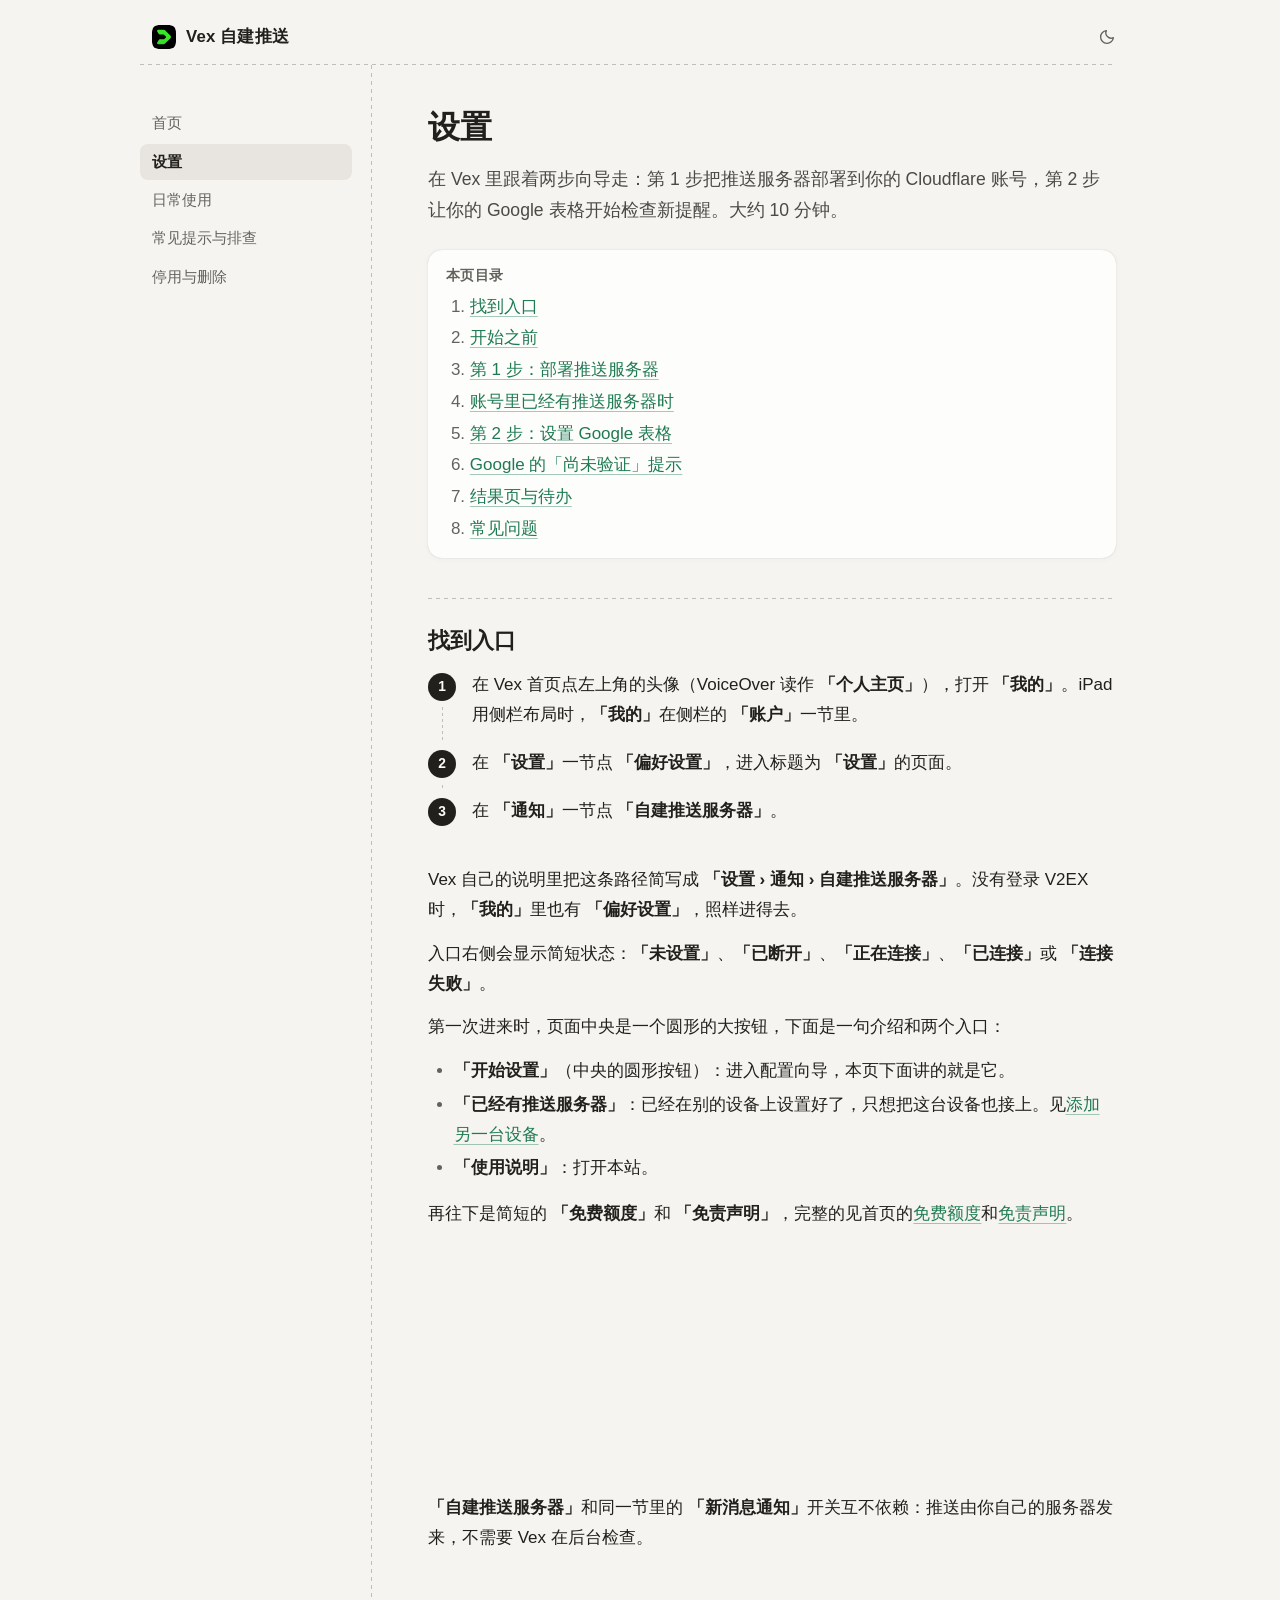
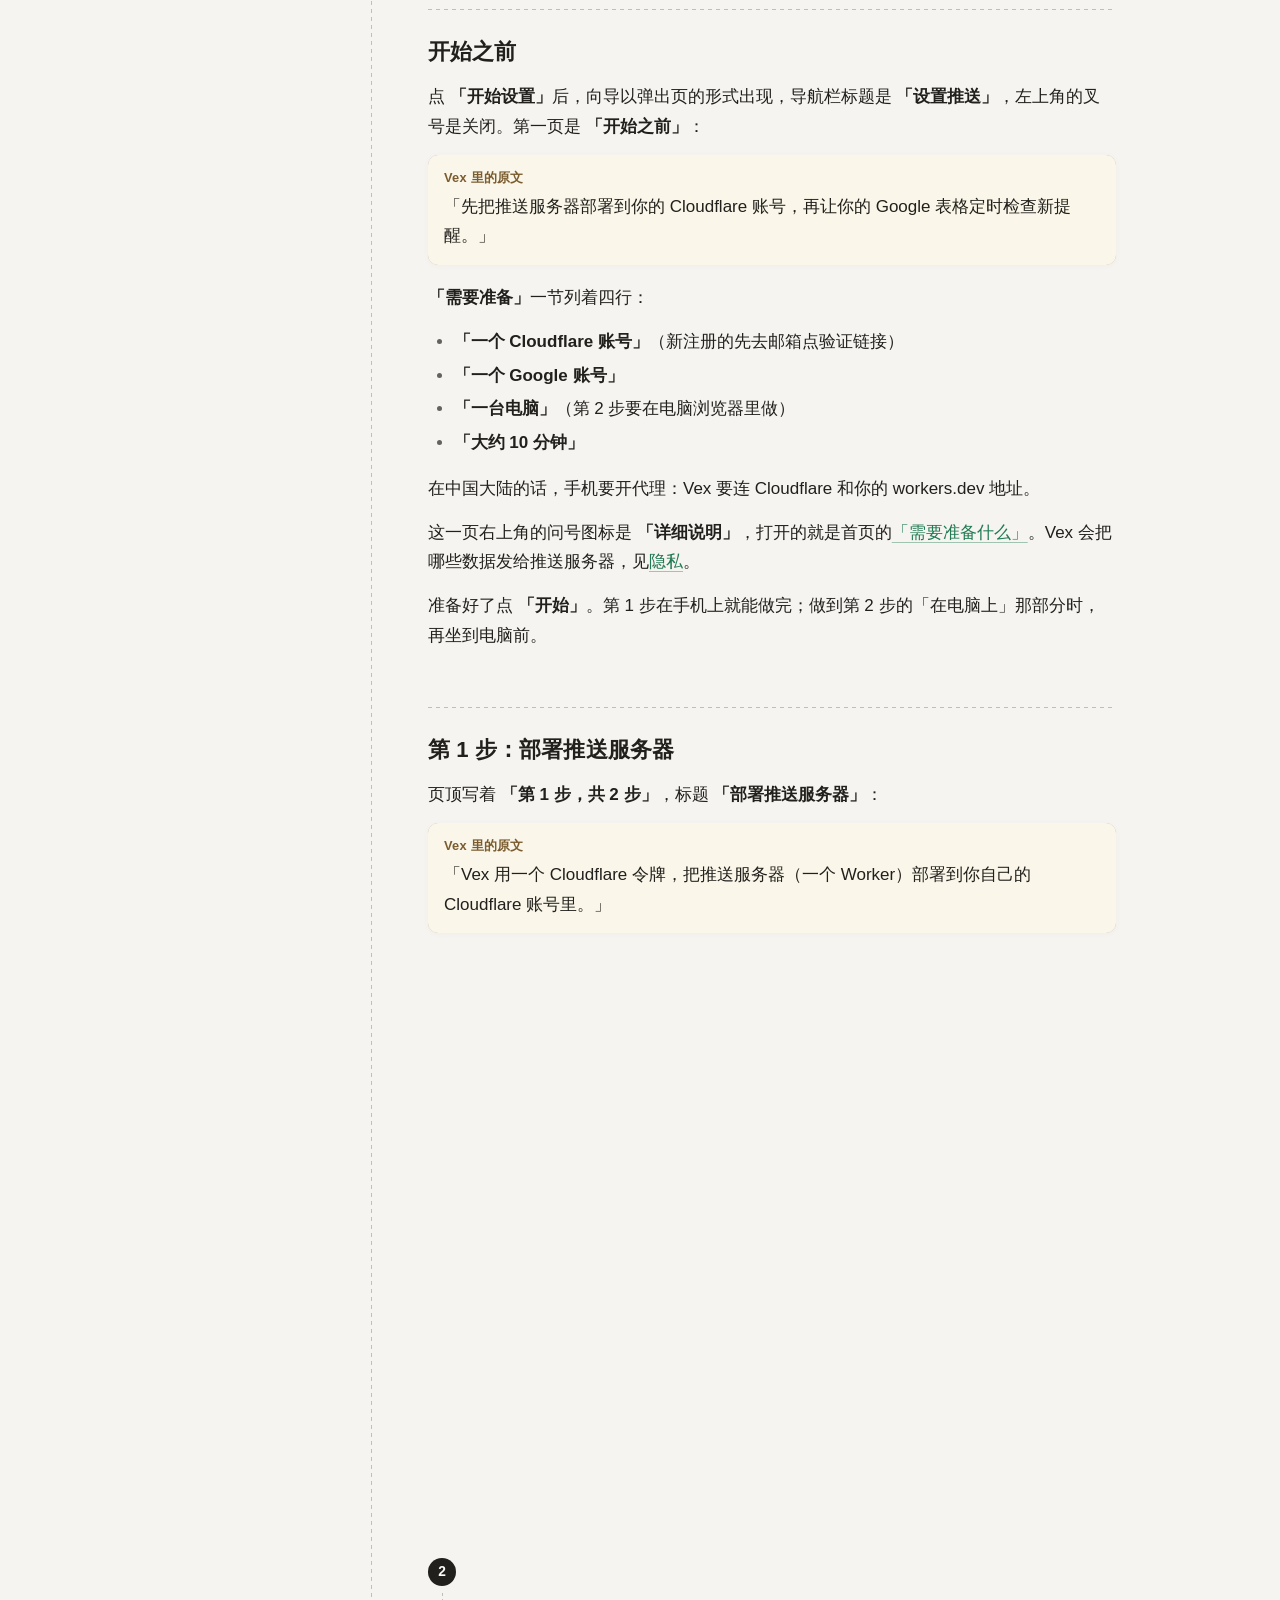
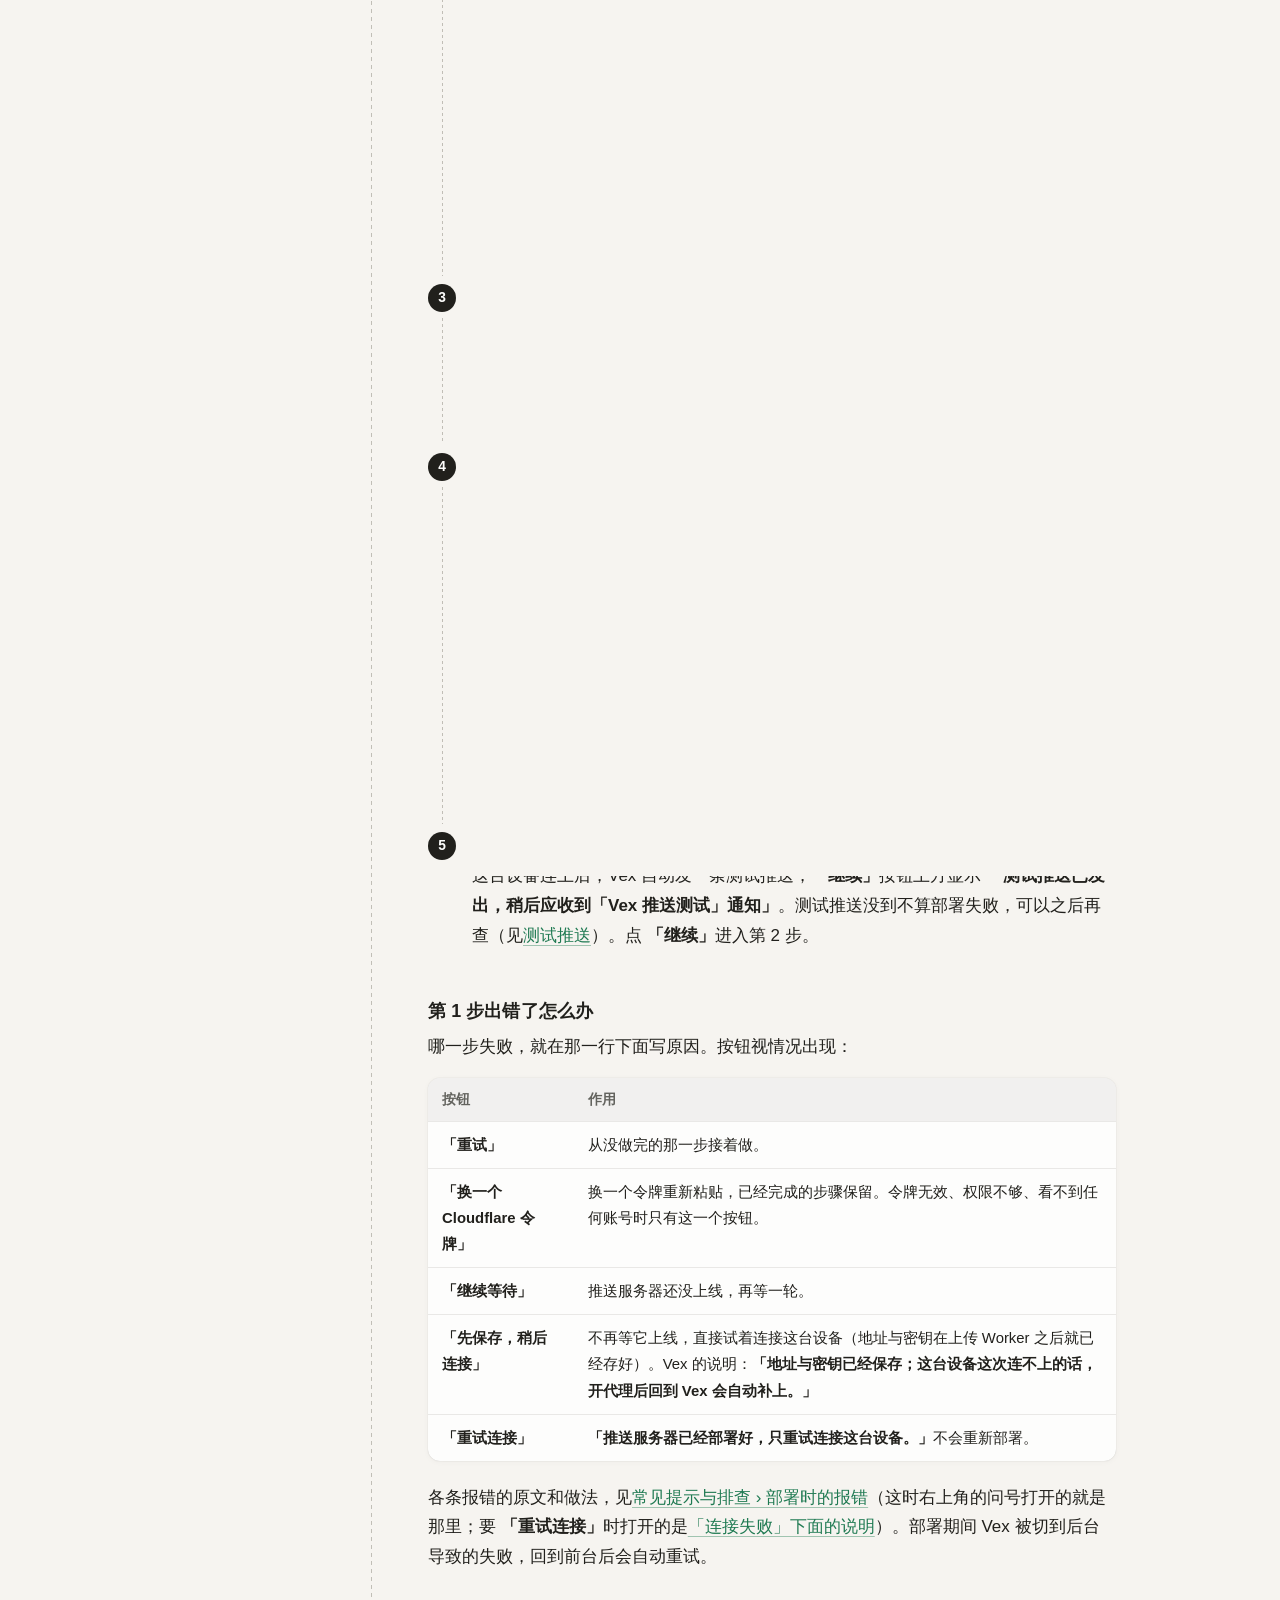
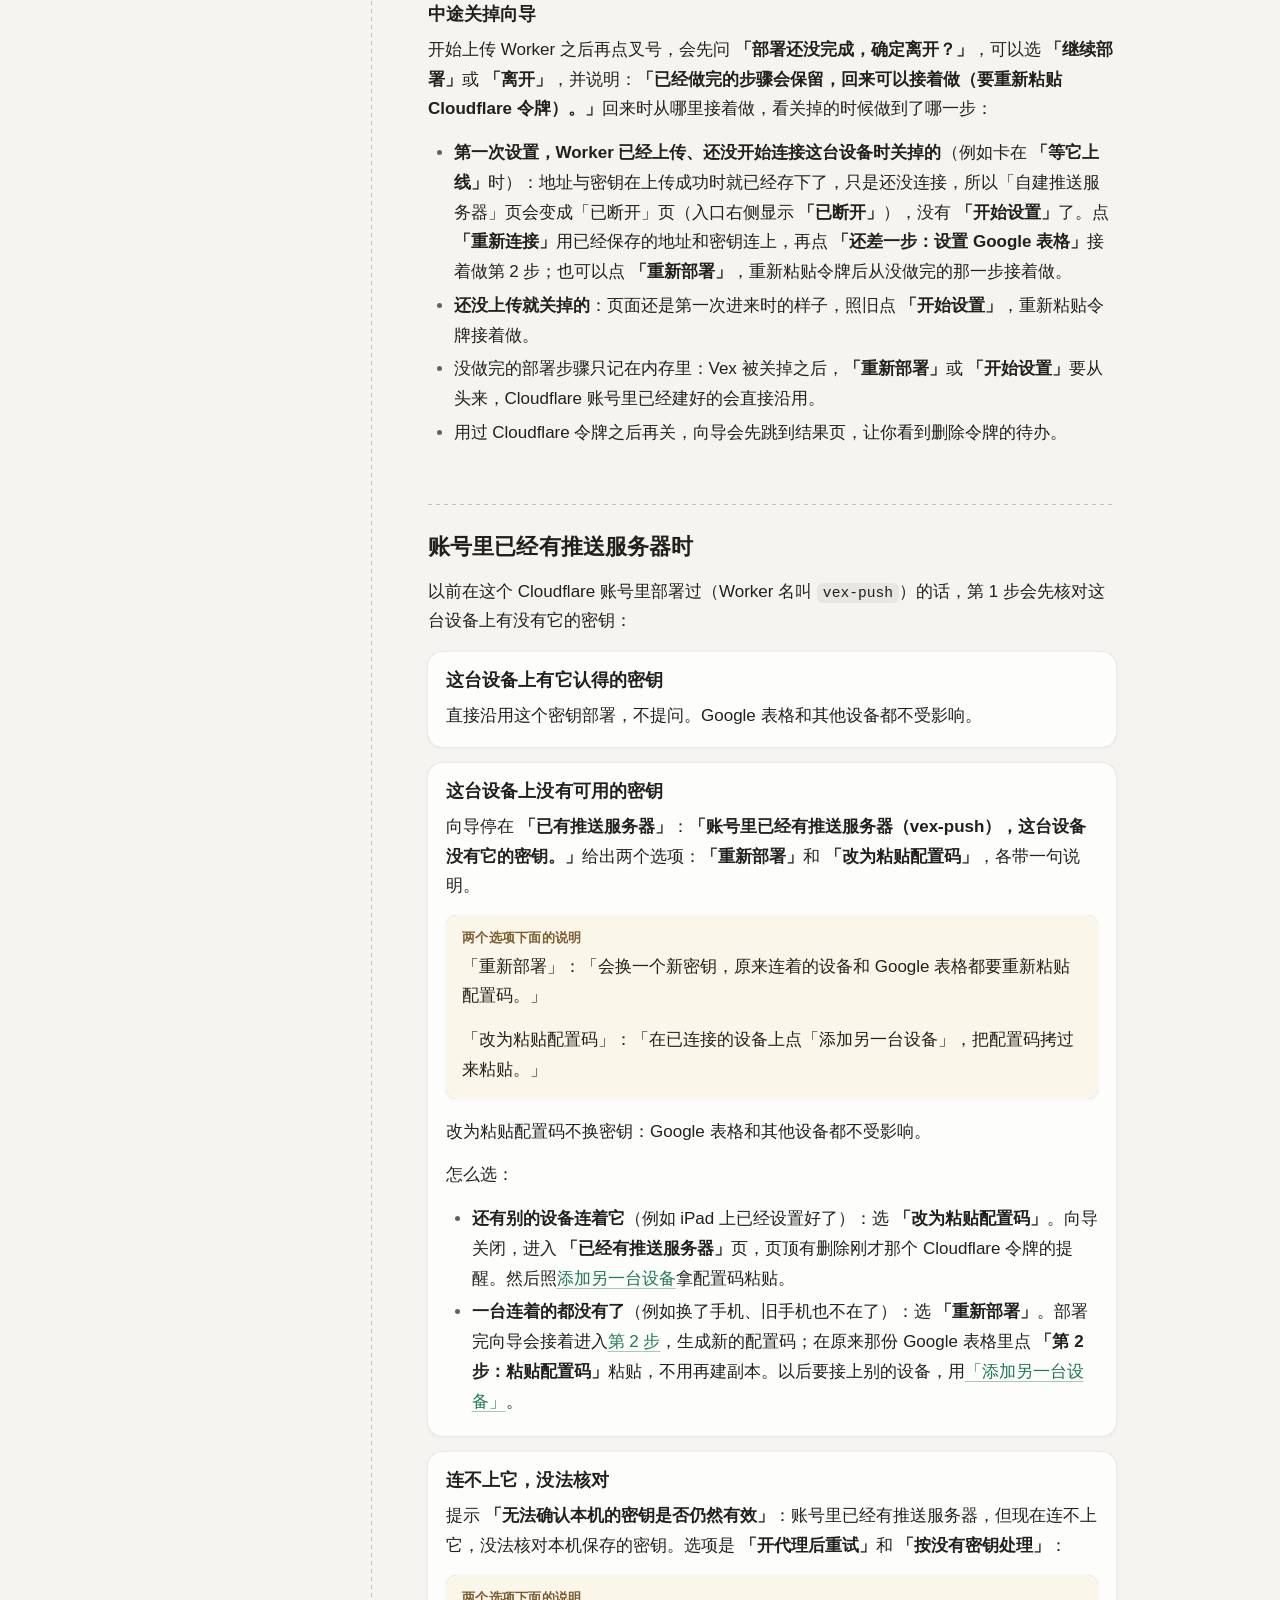
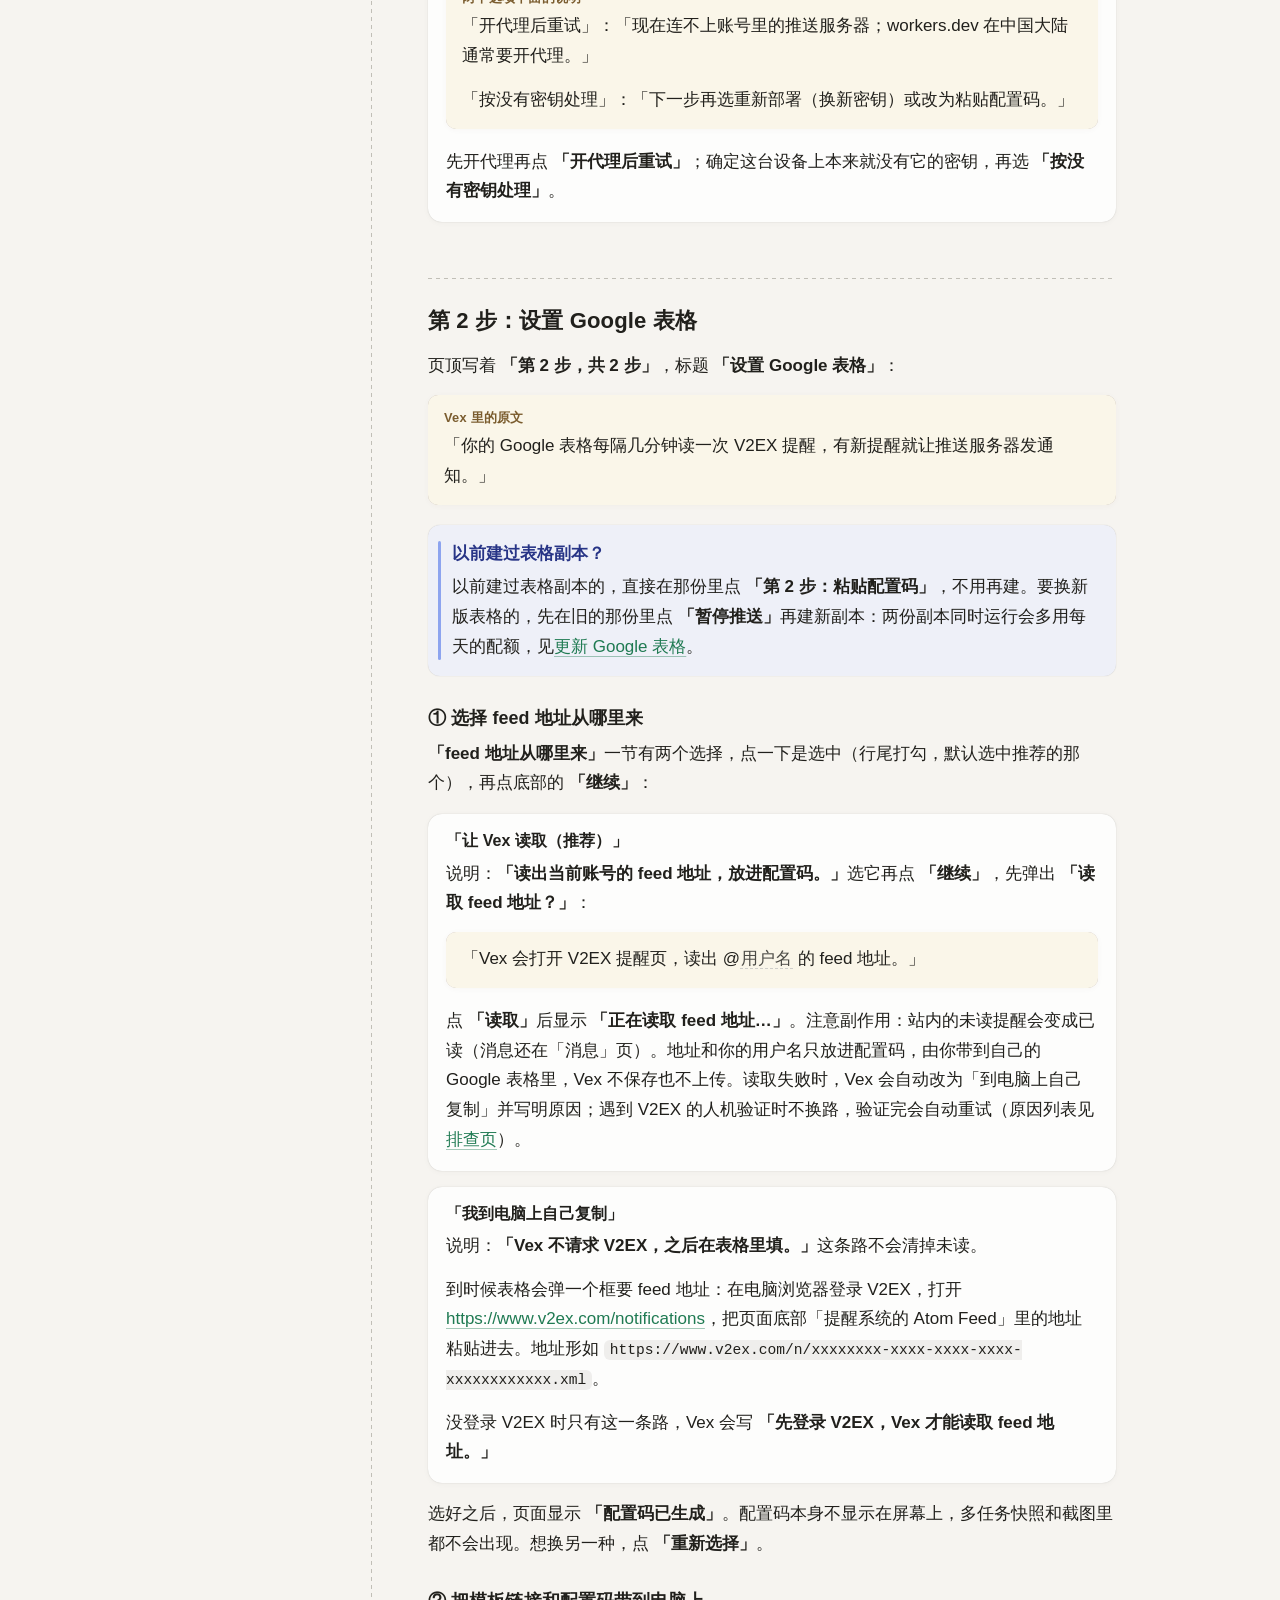
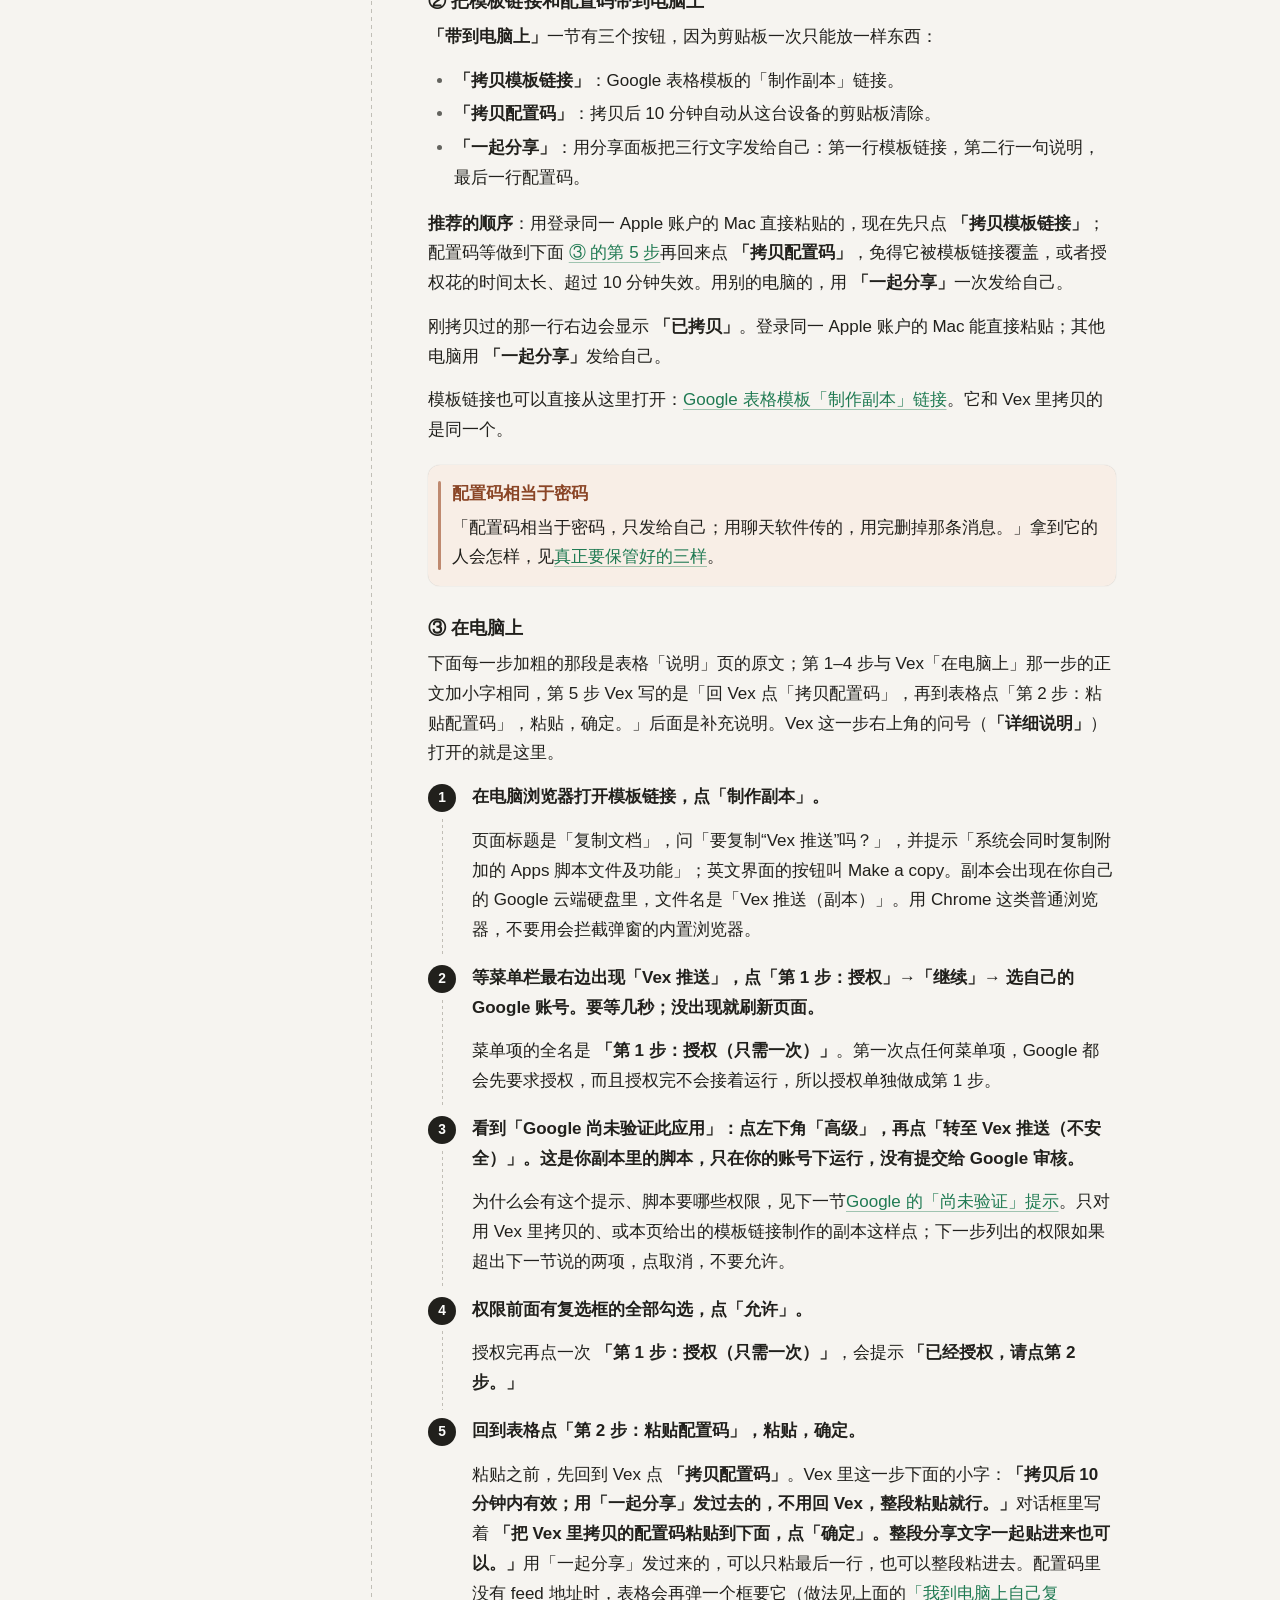
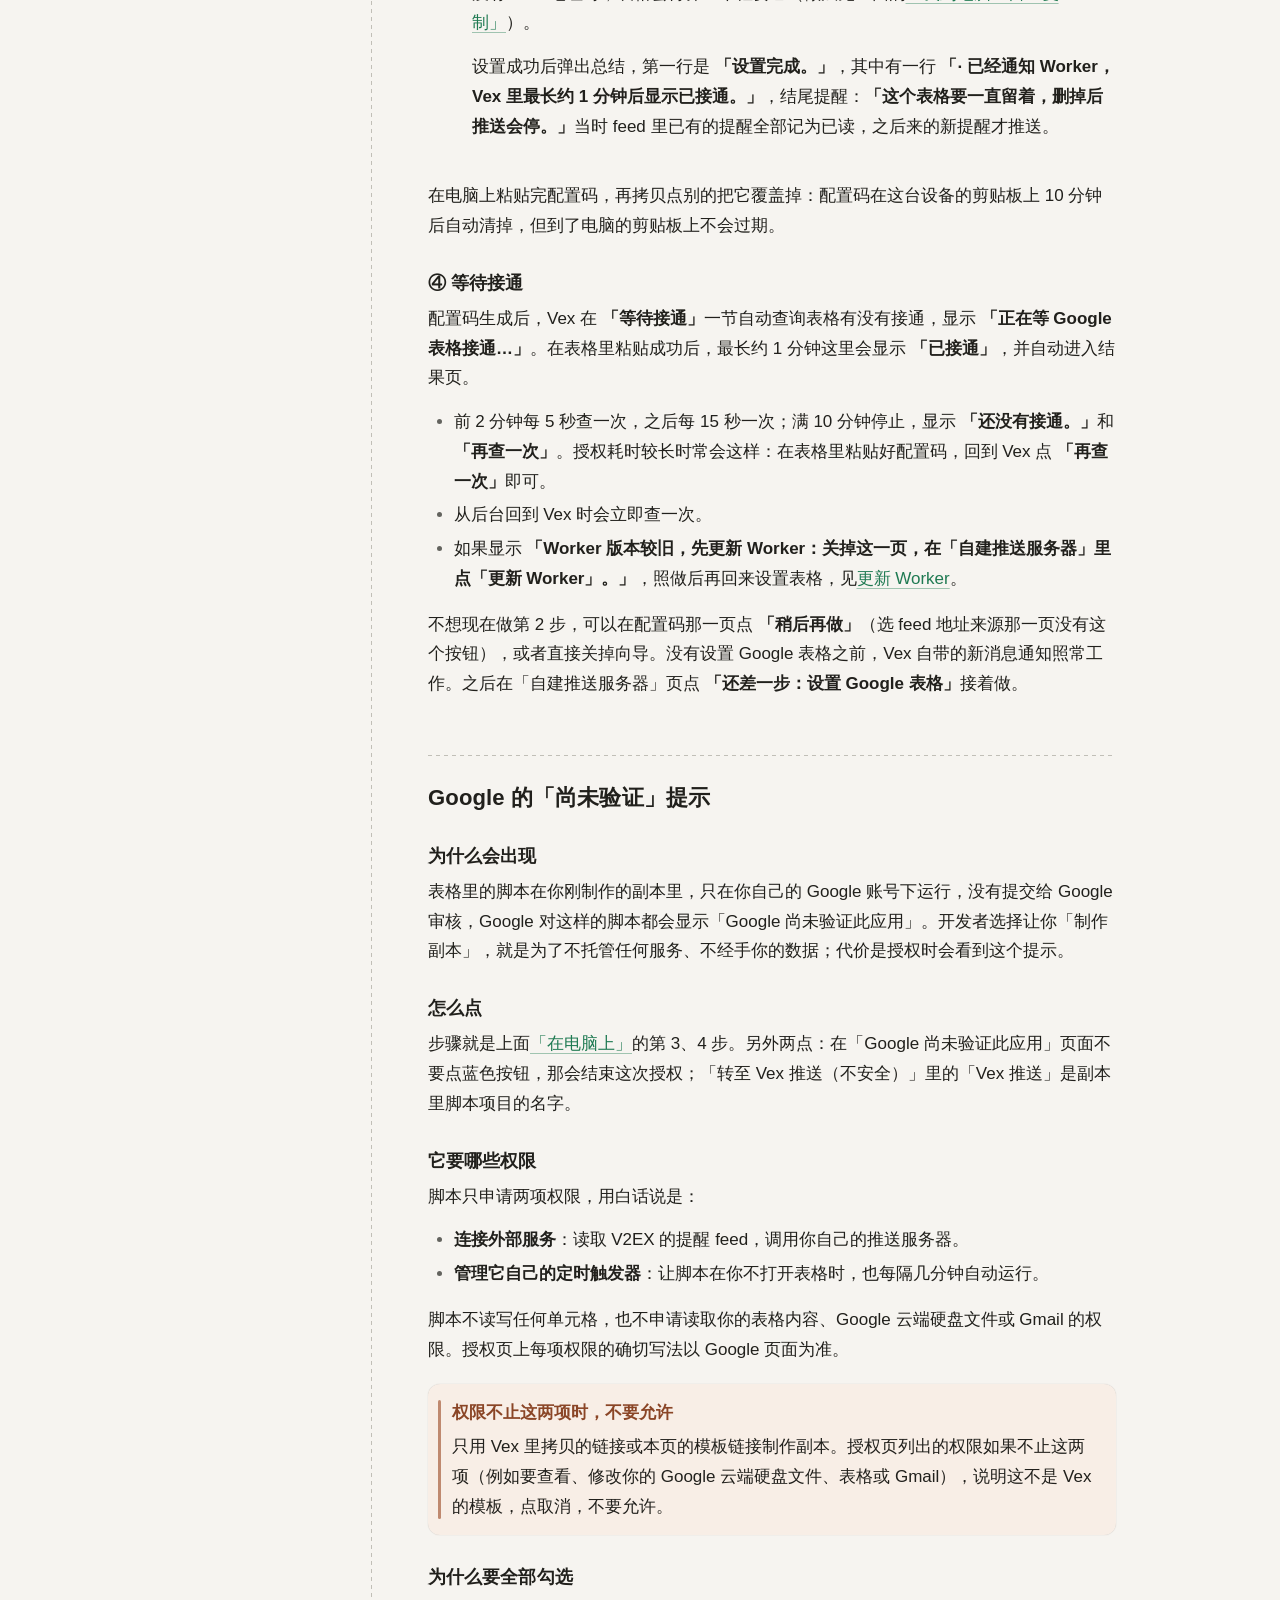
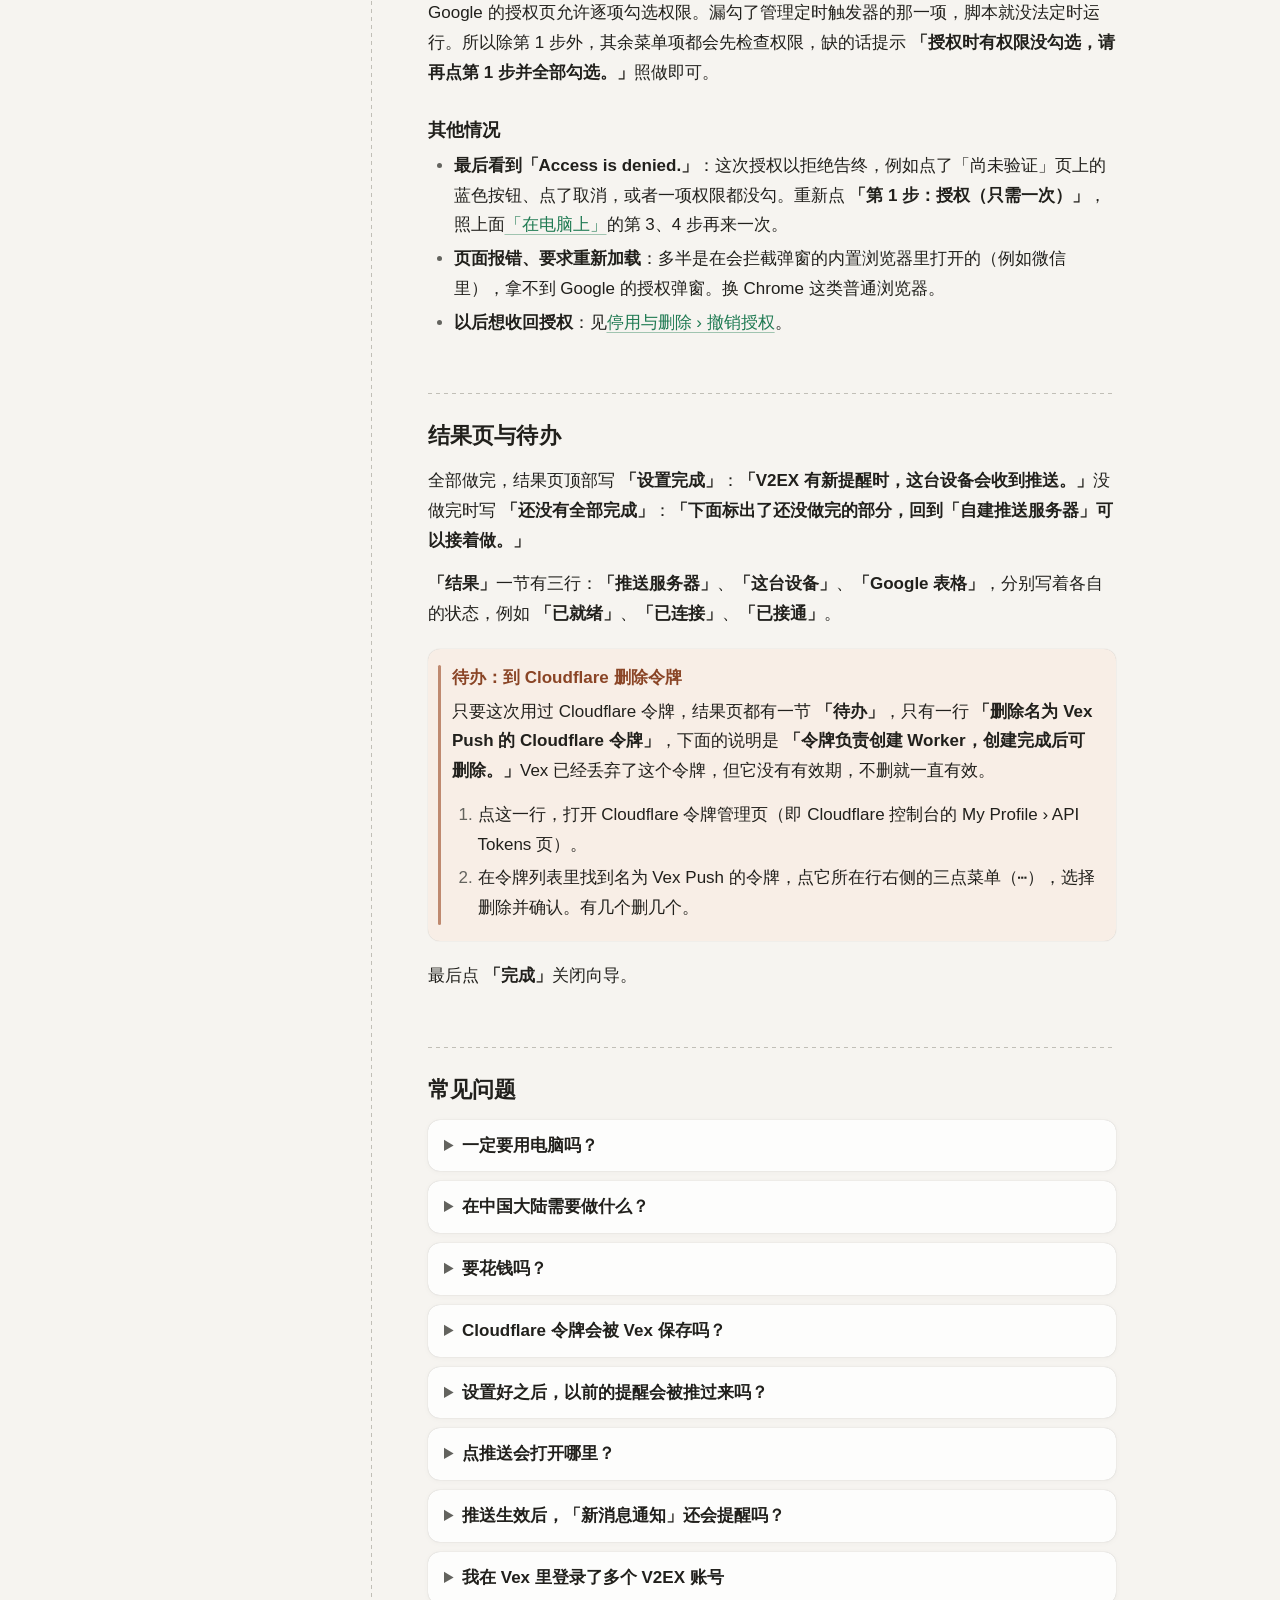
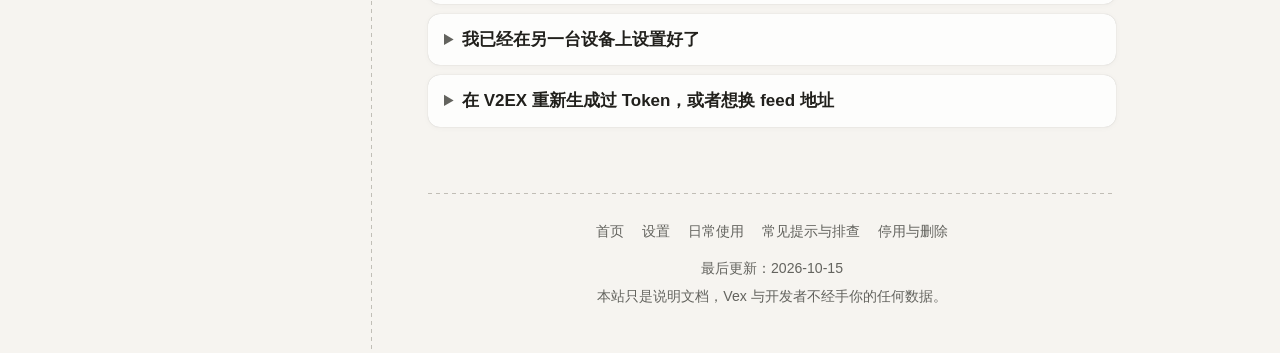
<file: setup.html>
<!doctype html>
<html lang="zh-CN">
<head>
<meta charset="utf-8">
<meta name="viewport" content="width=device-width, initial-scale=1">
<meta name="color-scheme" content="light dark">
<meta name="description" content="在 Vex 里设置自建推送：两步向导的详细步骤、Google 授权提示怎么点、已有推送服务器时的选择与常见问题。">
<title>设置 · Vex 自建推送</title>
<link rel="icon" href="favicon.ico" sizes="32x32">
<link rel="icon" href="vex-icon.svg" type="image/svg+xml">
<link rel="apple-touch-icon" href="apple-touch-icon.png">
<link rel="stylesheet" href="style.css">
<script src="theme.js"></script>
</head>
<body>
<a class="skip-link" href="#main">跳到正文</a>

<header class="site-header">
  <div class="wrap">
    <a class="brand" href="index.html"><img class="brand-mark" src="vex-icon.svg" alt="" width="22" height="22">Vex 自建推送</a>
    <nav class="site-nav" aria-label="页面导航">
      <ul>
        <li><a href="index.html">首页</a></li>
        <li><a href="setup.html" aria-current="page">设置</a></li>
        <li><a href="manage.html">日常使用</a></li>
        <li><a href="troubleshooting.html">常见提示与排查</a></li>
        <li><a href="remove.html">停用与删除</a></li>
      </ul>
    </nav>
    <button class="theme-toggle" type="button" aria-label="切换深浅色" hidden>
      <svg class="icon-moon" viewBox="0 0 24 24" width="18" height="18" aria-hidden="true" focusable="false"><path d="M11.16 3.54A8.5 8.5 0 1 0 20.46 12.84 7 7 0 0 1 11.16 3.54z"/></svg>
      <svg class="icon-sun" viewBox="0 0 24 24" width="18" height="18" aria-hidden="true" focusable="false"><circle cx="12" cy="12" r="4"/><path d="M12 2.5V5M12 19v2.5M2.5 12H5M19 12h2.5M5.28 5.28l1.77 1.77M16.95 16.95l1.77 1.77M5.28 18.72l1.77-1.77M16.95 7.05l1.77-1.77"/></svg>
    </button>
  </div>
</header>

<main id="main" class="wrap">
  <h1>设置</h1>
  <p class="lead">在 Vex 里跟着两步向导走：第 1 步把推送服务器部署到你的 Cloudflare 账号，第 2 步让你的 Google 表格开始检查新提醒。大约 10 分钟。</p>

  <nav class="toc" aria-labelledby="toc-title">
    <p class="toc-title" id="toc-title">本页目录</p>
    <ol>
      <li><a href="#entry">找到入口</a></li>
      <li><a href="#before">开始之前</a></li>
      <li><a href="#step1">第 1 步：部署推送服务器</a></li>
      <li><a href="#existing">账号里已经有推送服务器时</a></li>
      <li><a href="#step2">第 2 步：设置 Google 表格</a></li>
      <li><a href="#unverified">Google 的「尚未验证」提示</a></li>
      <li><a href="#result">结果页与待办</a></li>
      <li><a href="#faq">常见问题</a></li>
    </ol>
  </nav>

  <h2 id="entry">找到入口</h2>
  <ol class="steps">
    <li>在 Vex 首页点左上角的头像（VoiceOver 读作 <span class="ui">「个人主页」</span>），打开 <span class="ui">「我的」</span>。iPad 用侧栏布局时，<span class="ui">「我的」</span>在侧栏的 <span class="ui">「账户」</span>一节里。</li>
    <li>在 <span class="ui">「设置」</span>一节点 <span class="ui">「偏好设置」</span>，进入标题为 <span class="ui">「设置」</span>的页面。</li>
    <li>在 <span class="ui">「通知」</span>一节点 <span class="ui">「自建推送服务器」</span>。</li>
  </ol>
  <p>Vex 自己的说明里把这条路径简写成 <span class="ui">「设置 › 通知 › 自建推送服务器」</span>。没有登录 V2EX 时，<span class="ui">「我的」</span>里也有 <span class="ui">「偏好设置」</span>，照样进得去。</p>
  <p>入口右侧会显示简短状态：<span class="ui">「未设置」</span>、<span class="ui">「已断开」</span>、<span class="ui">「正在连接」</span>、<span class="ui">「已连接」</span>或 <span class="ui">「连接失败」</span>。</p>
  <p>第一次进来时，页面中央是一个圆形的大按钮，下面是一句介绍和两个入口：</p>
  <ul>
    <li><span class="ui">「开始设置」</span>（中央的圆形按钮）：进入配置向导，本页下面讲的就是它。</li>
    <li><span class="ui">「已经有推送服务器」</span>：已经在别的设备上设置好了，只想把这台设备也接上。见<a href="manage.html#add-device">添加另一台设备</a>。</li>
    <li><span class="ui">「使用说明」</span>：打开本站。</li>
  </ul>
  <p>再往下是简短的 <span class="ui">「免费额度」</span>和 <span class="ui">「免责声明」</span>，完整的见首页的<a href="index.html#free">免费额度</a>和<a href="index.html#disclaimer">免责声明</a>。</p>

  <div class="callout callout-note">
    <strong class="callout-title">需要永久会员</strong>
    <p>没有永久会员权益时，各页照常显示；点 <span class="ui">「开始设置」</span>、<span class="ui">「重新连接」</span>、<span class="ui">「粘贴」</span>、<span class="ui">「保存并连接」</span>这类要连接推送服务器的按钮，会先弹出购买页面，买好（或恢复购买）后接着做刚才那一步；关掉购买页面就什么都不做。</p>
    <p>之前有永久会员、后来没有了（例如退款）的，Vex 会请推送服务器删除本机，状态变为 <span class="ui">「需要永久会员」</span>；开关、地址和密钥都保留，重新获得权益后会自动再注册。</p>
  </div>
  <p><span class="ui">「自建推送服务器」</span>和同一节里的 <span class="ui">「新消息通知」</span>开关互不依赖：推送由你自己的服务器发来，不需要 Vex 在后台检查。</p>

  <h2 id="before">开始之前</h2>
  <p>点 <span class="ui">「开始设置」</span>后，向导以弹出页的形式出现，导航栏标题是 <span class="ui">「设置推送」</span>，左上角的叉号是关闭。第一页是 <span class="ui">「开始之前」</span>：</p>
  <div class="app-text">
    <span class="source">Vex 里的原文</span>
    <p>「先把推送服务器部署到你的 Cloudflare 账号，再让你的 Google 表格定时检查新提醒。」</p>
  </div>
  <p><span class="ui">「需要准备」</span>一节列着四行：</p>
  <ul>
    <li><span class="ui">「一个 Cloudflare 账号」</span>（新注册的先去邮箱点验证链接）</li>
    <li><span class="ui">「一个 Google 账号」</span></li>
    <li><span class="ui">「一台电脑」</span>（第 2 步要在电脑浏览器里做）</li>
    <li><span class="ui">「大约 10 分钟」</span></li>
  </ul>
  <p>在中国大陆的话，手机要开代理：Vex 要连 Cloudflare 和你的 workers.dev 地址。</p>
  <p>这一页右上角的问号图标是 <span class="ui">「详细说明」</span>，打开的就是首页的<a href="index.html#prepare">「需要准备什么」</a>。Vex 会把哪些数据发给推送服务器，见<a href="index.html#privacy">隐私</a>。</p>
  <p>准备好了点 <span class="ui">「开始」</span>。第 1 步在手机上就能做完；做到第 2 步的「在电脑上」那部分时，再坐到电脑前。</p>

  <h2 id="step1">第 1 步：部署推送服务器</h2>
  <p>页顶写着 <span class="ui">「第 1 步，共 2 步」</span>，标题 <span class="ui">「部署推送服务器」</span>：</p>
  <div class="app-text">
    <span class="source">Vex 里的原文</span>
    <p>「Vex 用一个 Cloudflare 令牌，把推送服务器（一个 Worker）部署到你自己的 Cloudflare 账号里。」</p>
  </div>

  <ol class="steps">
    <li id="create-token">
      <span class="step-title">创建 Cloudflare 令牌</span>
      <p>在 <span class="ui">「先创建 Cloudflare 令牌」</span>一节点 <span class="ui">「创建 Cloudflare 令牌」</span>。系统浏览器会打开 Cloudflare 的令牌页，令牌名 <span class="ui">「Vex Push」</span>和三项权限（编辑 Workers 脚本、编辑 Workers KV 存储、读取账号设置）都已经预填好。照 Vex 里按钮下面的三步做：</p>
      <div class="app-text">
        <span class="source">Vex 里的三步</span>
        <p>1.「在打开的网页里登录 Cloudflare。」</p>
        <p>2.「拉到页面最下面，点「继续以显示摘要」（Continue to summary）。」</p>
        <p>3.「点「创建令牌」（Create Token），再点令牌旁边的复制按钮，回到 Vex。」</p>
      </div>
      <p>这一步右上角的问号（<span class="ui">「详细说明」</span>）打开的就是这里。补充几点：</p>
      <ul>
        <li>预填的权限不要改。</li>
        <li>没有 Cloudflare 账号的，先注册，注册完回到 Vex 再点一次 <span class="ui">「创建 Cloudflare 令牌」</span>。新账号要先去邮箱点验证链接。</li>
        <li>登录下有多个 Cloudflare 账号的，在 <span class="ui">「帐户资源」</span>（Account Resources）里只选要用的那个。</li>
      </ul>
      <p class="muted">Cloudflare 页面上的按钮名是 2026 年 10 月中文界面的说法，Cloudflare 改版后可能有出入，找意思相近的按钮即可。</p>
    </li>
    <li>
      <span class="step-title">把令牌交给 Vex</span>
      <p>回到 Vex，在 <span class="ui">「再交给 Vex」</span>一节二选一：</p>
      <ul>
        <li>点占位文字为 <span class="ui">「粘贴 Cloudflare 令牌」</span>那一行行尾的粘贴图标；</li>
        <li>或者把令牌填进这一行的密码框，再点 <span class="ui">「继续」</span>。</li>
      </ul>
      <p>收下后页面只显示令牌的末 4 位（<span class="ui">「已填入 Cloudflare 令牌 ····」</span>后面跟 4 个字符）。Vex 收下令牌时会清空剪贴板，剪贴板里别的内容也会一起清掉。拷贝到的东西不像令牌时，会提示 <span class="ui">「剪贴板里的不像 Cloudflare 令牌」</span>（这时剪贴板不动）；手动填的不像时，提示 <span class="ui">「这不像 Cloudflare 令牌，请重新拷贝后再填」</span>。</p>
      <p>Cloudflare 令牌只发给 Cloudflare，部署完即丢弃，Vex 不保存。</p>
    </li>
    <li>
      <span class="step-title">允许通知</span>
      <p>Vex 收下令牌后、开始部署前会检查通知权限；还没问过的话，系统这时弹出询问，选允许。拒绝了也能部署完，但这台设备收不到推送，页顶会显示 <span class="ui">「通知已关闭，收不到推送。」</span>和 <span class="ui">「去开启」</span>（打开系统设置里 Vex 的通知页）。开启通知后回到 Vex，会自动补上连接。以前已经允许过的，不会再问。</p>
    </li>
    <li>
      <span class="step-title">等它自动完成</span>
      <p><span class="ui">「进度」</span>一节有四行，Vex 依次完成：</p>
      <ol>
        <li><span class="ui">「检查 Cloudflare 令牌」</span></li>
        <li><span class="ui">「部署推送服务器」</span>：选账号、准备 workers.dev 子域名和 KV 存储、上传 Worker。</li>
        <li><span class="ui">「等它上线」</span>：转圈时下面写着 <span class="ui">「刚部署的 Worker 往往要等几十秒才能访问」</span>，最多等 90 秒。</li>
        <li><span class="ui">「连接这台设备」</span></li>
      </ol>
      <p>令牌看得到多个 Cloudflare 账号时，中途会出现 <span class="ui">「选择 Cloudflare 账号」</span>：<span class="ui">「这个 Cloudflare 令牌看得到多个账号，选一个用来部署推送服务器。」</span>点一个账号名即可。</p>
    </li>
    <li>
      <span class="step-title">收到测试推送，点「继续」</span>
      <p>这台设备连上后，Vex 自动发一条测试推送，<span class="ui">「继续」</span>按钮上方显示 <span class="ui">「测试推送已发出，稍后应收到「Vex 推送测试」通知」</span>。测试推送没到不算部署失败，可以之后再查（见<a href="troubleshooting.html#test-push">测试推送</a>）。点 <span class="ui">「继续」</span>进入第 2 步。</p>
    </li>
  </ol>

  <h3 id="step1-errors">第 1 步出错了怎么办</h3>
  <p>哪一步失败，就在那一行下面写原因。按钮视情况出现：</p>
  <div class="table-wrap">
    <table class="stack">
      <thead>
        <tr><th scope="col">按钮</th><th scope="col">作用</th></tr>
      </thead>
      <tbody>
        <tr><th scope="row"><span class="ui">「重试」</span></th><td data-label="作用">从没做完的那一步接着做。</td></tr>
        <tr><th scope="row"><span class="ui">「换一个 Cloudflare 令牌」</span></th><td data-label="作用">换一个令牌重新粘贴，已经完成的步骤保留。令牌无效、权限不够、看不到任何账号时只有这一个按钮。</td></tr>
        <tr><th scope="row"><span class="ui">「继续等待」</span></th><td data-label="作用">推送服务器还没上线，再等一轮。</td></tr>
        <tr><th scope="row"><span class="ui">「先保存，稍后连接」</span></th><td data-label="作用">不再等它上线，直接试着连接这台设备（地址与密钥在上传 Worker 之后就已经存好）。Vex 的说明：<span class="ui">「地址与密钥已经保存；这台设备这次连不上的话，开代理后回到 Vex 会自动补上。」</span></td></tr>
        <tr><th scope="row"><span class="ui">「重试连接」</span></th><td data-label="作用"><span class="ui">「推送服务器已经部署好，只重试连接这台设备。」</span>不会重新部署。</td></tr>
      </tbody>
    </table>
  </div>
  <p>各条报错的原文和做法，见<a href="troubleshooting.html#deploy">常见提示与排查 › 部署时的报错</a>（这时右上角的问号打开的就是那里；要 <span class="ui">「重试连接」</span>时打开的是<a href="troubleshooting.html#connect-failed">「连接失败」下面的说明</a>）。部署期间 Vex 被切到后台导致的失败，回到前台后会自动重试。</p>

  <h3 id="close-midway">中途关掉向导</h3>
  <p>开始上传 Worker 之后再点叉号，会先问 <span class="ui">「部署还没完成，确定离开？」</span>，可以选 <span class="ui">「继续部署」</span>或 <span class="ui">「离开」</span>，并说明：<span class="ui">「已经做完的步骤会保留，回来可以接着做（要重新粘贴 Cloudflare 令牌）。」</span>回来时从哪里接着做，看关掉的时候做到了哪一步：</p>
  <ul>
    <li><strong>第一次设置，Worker 已经上传、还没开始连接这台设备时关掉的</strong>（例如卡在 <span class="ui">「等它上线」</span>时）：地址与密钥在上传成功时就已经存下了，只是还没连接，所以「自建推送服务器」页会变成「已断开」页（入口右侧显示 <span class="ui">「已断开」</span>），没有 <span class="ui">「开始设置」</span>了。点 <span class="ui">「重新连接」</span>用已经保存的地址和密钥连上，再点 <span class="ui">「还差一步：设置 Google 表格」</span>接着做第 2 步；也可以点 <span class="ui">「重新部署」</span>，重新粘贴令牌后从没做完的那一步接着做。</li>
    <li><strong>还没上传就关掉的</strong>：页面还是第一次进来时的样子，照旧点 <span class="ui">「开始设置」</span>，重新粘贴令牌接着做。</li>
    <li>没做完的部署步骤只记在内存里：Vex 被关掉之后，<span class="ui">「重新部署」</span>或 <span class="ui">「开始设置」</span>要从头来，Cloudflare 账号里已经建好的会直接沿用。</li>
    <li>用过 Cloudflare 令牌之后再关，向导会先跳到结果页，让你看到删除令牌的待办。</li>
  </ul>

  <h2 id="existing">账号里已经有推送服务器时</h2>
  <p>以前在这个 Cloudflare 账号里部署过（Worker 名叫 <code>vex-push</code>）的话，第 1 步会先核对这台设备上有没有它的密钥：</p>

  <div class="card">
    <h3>这台设备上有它认得的密钥</h3>
    <p>直接沿用这个密钥部署，不提问。Google 表格和其他设备都不受影响。</p>
  </div>

  <div class="card">
    <h3 id="existing-no-secret">这台设备上没有可用的密钥</h3>
    <p>向导停在 <span class="ui">「已有推送服务器」</span>：<span class="ui">「账号里已经有推送服务器（vex-push），这台设备没有它的密钥。」</span>给出两个选项：<span class="ui">「重新部署」</span>和 <span class="ui">「改为粘贴配置码」</span>，各带一句说明。</p>
    <div class="app-text">
      <span class="source">两个选项下面的说明</span>
      <p>「重新部署」：「会换一个新密钥，原来连着的设备和 Google 表格都要重新粘贴配置码。」</p>
      <p>「改为粘贴配置码」：「在已连接的设备上点「添加另一台设备」，把配置码拷过来粘贴。」</p>
    </div>
    <p>改为粘贴配置码不换密钥：Google 表格和其他设备都不受影响。</p>
    <p>怎么选：</p>
    <ul>
      <li><strong>还有别的设备连着它</strong>（例如 iPad 上已经设置好了）：选 <span class="ui">「改为粘贴配置码」</span>。向导关闭，进入 <span class="ui">「已经有推送服务器」</span>页，页顶有删除刚才那个 Cloudflare 令牌的提醒。然后照<a href="manage.html#add-device">添加另一台设备</a>拿配置码粘贴。</li>
      <li><strong>一台连着的都没有了</strong>（例如换了手机、旧手机也不在了）：选 <span class="ui">「重新部署」</span>。部署完向导会接着进入<a href="#step2">第 2 步</a>，生成新的配置码；在原来那份 Google 表格里点 <span class="ui">「第 2 步：粘贴配置码」</span>粘贴，不用再建副本。以后要接上别的设备，用<a href="manage.html#add-device">「添加另一台设备」</a>。</li>
    </ul>
  </div>

  <div class="card">
    <h3 id="existing-unverified">连不上它，没法核对</h3>
    <p>提示 <span class="ui">「无法确认本机的密钥是否仍然有效」</span>：账号里已经有推送服务器，但现在连不上它，没法核对本机保存的密钥。选项是 <span class="ui">「开代理后重试」</span>和 <span class="ui">「按没有密钥处理」</span>：</p>
    <div class="app-text">
      <span class="source">两个选项下面的说明</span>
      <p>「开代理后重试」：「现在连不上账号里的推送服务器；workers.dev 在中国大陆通常要开代理。」</p>
      <p>「按没有密钥处理」：「下一步再选重新部署（换新密钥）或改为粘贴配置码。」</p>
    </div>
    <p>先开代理再点 <span class="ui">「开代理后重试」</span>；确定这台设备上本来就没有它的密钥，再选 <span class="ui">「按没有密钥处理」</span>。</p>
  </div>

  <h2 id="step2">第 2 步：设置 Google 表格</h2>
  <p>页顶写着 <span class="ui">「第 2 步，共 2 步」</span>，标题 <span class="ui">「设置 Google 表格」</span>：</p>
  <div class="app-text">
    <span class="source">Vex 里的原文</span>
    <p>「你的 Google 表格每隔几分钟读一次 V2EX 提醒，有新提醒就让推送服务器发通知。」</p>
  </div>
  <div class="callout callout-note">
    <strong class="callout-title">以前建过表格副本？</strong>
    <p>以前建过表格副本的，直接在那份里点 <span class="ui">「第 2 步：粘贴配置码」</span>，不用再建。要换新版表格的，先在旧的那份里点 <span class="ui">「暂停推送」</span>再建新副本：两份副本同时运行会多用每天的配额，见<a href="manage.html#update-sheet">更新 Google 表格</a>。</p>
  </div>

  <h3 id="feed">① 选择 feed 地址从哪里来</h3>
  <p><span class="ui">「feed 地址从哪里来」</span>一节有两个选择，点一下是选中（行尾打勾，默认选中推荐的那个），再点底部的 <span class="ui">「继续」</span>：</p>

  <div class="card">
    <h4>「让 Vex 读取（推荐）」</h4>
    <p>说明：<span class="ui">「读出当前账号的 feed 地址，放进配置码。」</span>选它再点 <span class="ui">「继续」</span>，先弹出 <span class="ui">「读取 feed 地址？」</span>：</p>
    <div class="app-text">
      <p>「Vex 会打开 V2EX 提醒页，读出 @<var>用户名</var> 的 feed 地址。」</p>
    </div>
    <p>点 <span class="ui">「读取」</span>后显示 <span class="ui">「正在读取 feed 地址…」</span>。注意副作用：站内的未读提醒会变成已读（消息还在「消息」页）。地址和你的用户名只放进配置码，由你带到自己的 Google 表格里，Vex 不保存也不上传。读取失败时，Vex 会自动改为「到电脑上自己复制」并写明原因；遇到 V2EX 的人机验证时不换路，验证完会自动重试（原因列表见<a href="troubleshooting.html#wizard-sheet">排查页</a>）。</p>
  </div>

  <div class="card">
    <h4>「我到电脑上自己复制」</h4>
    <p>说明：<span class="ui">「Vex 不请求 V2EX，之后在表格里填。」</span>这条路不会清掉未读。</p>
    <p>到时候表格会弹一个框要 feed 地址：在电脑浏览器登录 V2EX，打开 <a href="https://www.v2ex.com/notifications">https://www.v2ex.com/notifications</a>，把页面底部「提醒系统的 Atom Feed」里的地址粘贴进去。地址形如 <code>https://www.v2ex.com/n/xxxxxxxx-xxxx-xxxx-xxxx-xxxxxxxxxxxx.xml</code>。</p>
    <p>没登录 V2EX 时只有这一条路，Vex 会写 <span class="ui">「先登录 V2EX，Vex 才能读取 feed 地址。」</span></p>
  </div>

  <p>选好之后，页面显示 <span class="ui">「配置码已生成」</span>。配置码本身不显示在屏幕上，多任务快照和截图里都不会出现。想换另一种，点 <span class="ui">「重新选择」</span>。</p>

  <h3 id="carry">② 把模板链接和配置码带到电脑上</h3>
  <p><span class="ui">「带到电脑上」</span>一节有三个按钮，因为剪贴板一次只能放一样东西：</p>
  <ul>
    <li><span class="ui">「拷贝模板链接」</span>：Google 表格模板的「制作副本」链接。</li>
    <li><span class="ui">「拷贝配置码」</span>：拷贝后 10 分钟自动从这台设备的剪贴板清除。</li>
    <li><span class="ui">「一起分享」</span>：用分享面板把三行文字发给自己：第一行模板链接，第二行一句说明，最后一行配置码。</li>
  </ul>
  <p><strong>推荐的顺序</strong>：用登录同一 Apple 账户的 Mac 直接粘贴的，现在先只点 <span class="ui">「拷贝模板链接」</span>；配置码等做到下面 <a href="#on-computer">③ 的第 5 步</a>再回来点 <span class="ui">「拷贝配置码」</span>，免得它被模板链接覆盖，或者授权花的时间太长、超过 10 分钟失效。用别的电脑的，用 <span class="ui">「一起分享」</span>一次发给自己。</p>
  <p>刚拷贝过的那一行右边会显示 <span class="ui">「已拷贝」</span>。登录同一 Apple 账户的 Mac 能直接粘贴；其他电脑用 <span class="ui">「一起分享」</span>发给自己。</p>
  <p>模板链接也可以直接从这里打开：<a href="https://docs.google.com/spreadsheets/d/13R2KxcgAWWrr5kTDu-W5BEQgTXmwEOuVEMpNTykbYcY/copy">Google 表格模板「制作副本」链接</a>。它和 Vex 里拷贝的是同一个。</p>
  <div class="callout callout-warn">
    <strong class="callout-title">配置码相当于密码</strong>
    <p>「配置码相当于密码，只发给自己；用聊天软件传的，用完删掉那条消息。」拿到它的人会怎样，见<a href="index.html#secrets">真正要保管好的三样</a>。</p>
  </div>

  <h3 id="on-computer">③ 在电脑上</h3>
  <p>下面每一步加粗的那段是表格「说明」页的原文；第 1–4 步与 Vex「在电脑上」那一步的正文加小字相同，第 5 步 Vex 写的是「回 Vex 点「拷贝配置码」，再到表格点「第 2 步：粘贴配置码」，粘贴，确定。」后面是补充说明。Vex 这一步右上角的问号（<span class="ui">「详细说明」</span>）打开的就是这里。</p>
  <ol class="steps">
    <li>
      <p><strong>在电脑浏览器打开模板链接，点「制作副本」。</strong></p>
      <p>页面标题是「复制文档」，问「要复制“Vex 推送”吗？」，并提示「系统会同时复制附加的 Apps 脚本文件及功能」；英文界面的按钮叫 Make a copy。副本会出现在你自己的 Google 云端硬盘里，文件名是「Vex 推送（副本）」。用 Chrome 这类普通浏览器，不要用会拦截弹窗的内置浏览器。</p>
    </li>
    <li>
      <p><strong>等菜单栏最右边出现「Vex 推送」，点「第 1 步：授权」→「继续」→ 选自己的 Google 账号。要等几秒；没出现就刷新页面。</strong></p>
      <p>菜单项的全名是 <span class="ui">「第 1 步：授权（只需一次）」</span>。第一次点任何菜单项，Google 都会先要求授权，而且授权完不会接着运行，所以授权单独做成第 1 步。</p>
    </li>
    <li>
      <p><strong>看到「Google 尚未验证此应用」：点左下角「高级」，再点「转至 Vex 推送（不安全）」。这是你副本里的脚本，只在你的账号下运行，没有提交给 Google 审核。</strong></p>
      <p>为什么会有这个提示、脚本要哪些权限，见下一节<a href="#unverified">Google 的「尚未验证」提示</a>。只对用 Vex 里拷贝的、或本页给出的模板链接制作的副本这样点；下一步列出的权限如果超出下一节说的两项，点取消，不要允许。</p>
    </li>
    <li>
      <p><strong>权限前面有复选框的全部勾选，点「允许」。</strong></p>
      <p>授权完再点一次 <span class="ui">「第 1 步：授权（只需一次）」</span>，会提示 <span class="ui">「已经授权，请点第 2 步。」</span></p>
    </li>
    <li>
      <p><strong>回到表格点「第 2 步：粘贴配置码」，粘贴，确定。</strong></p>
      <p>粘贴之前，先回到 Vex 点 <span class="ui">「拷贝配置码」</span>。Vex 里这一步下面的小字：<span class="ui">「拷贝后 10 分钟内有效；用「一起分享」发过去的，不用回 Vex，整段粘贴就行。」</span>对话框里写着 <span class="ui">「把 Vex 里拷贝的配置码粘贴到下面，点「确定」。整段分享文字一起贴进来也可以。」</span>用「一起分享」发过来的，可以只粘最后一行，也可以整段粘进去。配置码里没有 feed 地址时，表格会再弹一个框要它（做法见上面的<a href="#feed">「我到电脑上自己复制」</a>）。</p>
      <p>设置成功后弹出总结，第一行是 <span class="ui">「设置完成。」</span>，其中有一行 <span class="ui">「· 已经通知 Worker，Vex 里最长约 1 分钟后显示已接通。」</span>，结尾提醒：<span class="ui">「这个表格要一直留着，删掉后推送会停。」</span>当时 feed 里已有的提醒全部记为已读，之后来的新提醒才推送。</p>
    </li>
  </ol>
  <p>在电脑上粘贴完配置码，再拷贝点别的把它覆盖掉：配置码在这台设备的剪贴板上 10 分钟后自动清掉，但到了电脑的剪贴板上不会过期。</p>

  <h3 id="wait">④ 等待接通</h3>
  <p>配置码生成后，Vex 在 <span class="ui">「等待接通」</span>一节自动查询表格有没有接通，显示 <span class="ui">「正在等 Google 表格接通…」</span>。在表格里粘贴成功后，最长约 1 分钟这里会显示 <span class="ui">「已接通」</span>，并自动进入结果页。</p>
  <ul>
    <li>前 2 分钟每 5 秒查一次，之后每 15 秒一次；满 10 分钟停止，显示 <span class="ui">「还没有接通。」</span>和 <span class="ui">「再查一次」</span>。授权耗时较长时常会这样：在表格里粘贴好配置码，回到 Vex 点 <span class="ui">「再查一次」</span>即可。</li>
    <li>从后台回到 Vex 时会立即查一次。</li>
    <li>如果显示 <span class="ui">「Worker 版本较旧，先更新 Worker：关掉这一页，在「自建推送服务器」里点「更新 Worker」。」</span>，照做后再回来设置表格，见<a href="manage.html#update-worker">更新 Worker</a>。</li>
  </ul>
  <p>不想现在做第 2 步，可以在配置码那一页点 <span class="ui">「稍后再做」</span>（选 feed 地址来源那一页没有这个按钮），或者直接关掉向导。没有设置 Google 表格之前，Vex 自带的新消息通知照常工作。之后在「自建推送服务器」页点 <span class="ui">「还差一步：设置 Google 表格」</span>接着做。</p>

  <h2 id="unverified">Google 的「尚未验证」提示</h2>
  <h3>为什么会出现</h3>
  <p>表格里的脚本在你刚制作的副本里，只在你自己的 Google 账号下运行，没有提交给 Google 审核，Google 对这样的脚本都会显示「Google 尚未验证此应用」。开发者选择让你「制作副本」，就是为了不托管任何服务、不经手你的数据；代价是授权时会看到这个提示。</p>

  <h3>怎么点</h3>
  <p>步骤就是上面<a href="#on-computer">「在电脑上」</a>的第 3、4 步。另外两点：在「Google 尚未验证此应用」页面不要点蓝色按钮，那会结束这次授权；「转至 Vex 推送（不安全）」里的「Vex 推送」是副本里脚本项目的名字。</p>

  <h3>它要哪些权限</h3>
  <p>脚本只申请两项权限，用白话说是：</p>
  <ul>
    <li><strong>连接外部服务</strong>：读取 V2EX 的提醒 feed，调用你自己的推送服务器。</li>
    <li><strong>管理它自己的定时触发器</strong>：让脚本在你不打开表格时，也每隔几分钟自动运行。</li>
  </ul>
  <p>脚本不读写任何单元格，也不申请读取你的表格内容、Google 云端硬盘文件或 Gmail 的权限。授权页上每项权限的确切写法以 Google 页面为准。</p>
  <div class="callout callout-warn">
    <strong class="callout-title">权限不止这两项时，不要允许</strong>
    <p>只用 Vex 里拷贝的链接或本页的模板链接制作副本。授权页列出的权限如果不止这两项（例如要查看、修改你的 Google 云端硬盘文件、表格或 Gmail），说明这不是 Vex 的模板，点取消，不要允许。</p>
  </div>

  <h3>为什么要全部勾选</h3>
  <p>Google 的授权页允许逐项勾选权限。漏勾了管理定时触发器的那一项，脚本就没法定时运行。所以除第 1 步外，其余菜单项都会先检查权限，缺的话提示 <span class="ui">「授权时有权限没勾选，请再点第 1 步并全部勾选。」</span>照做即可。</p>

  <h3>其他情况</h3>
  <ul>
    <li><strong>最后看到「Access is denied.」</strong>：这次授权以拒绝告终，例如点了「尚未验证」页上的蓝色按钮、点了取消，或者一项权限都没勾。重新点 <span class="ui">「第 1 步：授权（只需一次）」</span>，照上面<a href="#on-computer">「在电脑上」</a>的第 3、4 步再来一次。</li>
    <li><strong>页面报错、要求重新加载</strong>：多半是在会拦截弹窗的内置浏览器里打开的（例如微信里），拿不到 Google 的授权弹窗。换 Chrome 这类普通浏览器。</li>
    <li><strong>以后想收回授权</strong>：见<a href="remove.html#revoke">停用与删除 › 撤销授权</a>。</li>
  </ul>

  <h2 id="result">结果页与待办</h2>
  <p>全部做完，结果页顶部写 <span class="ui">「设置完成」</span>：<span class="ui">「V2EX 有新提醒时，这台设备会收到推送。」</span>没做完时写 <span class="ui">「还没有全部完成」</span>：<span class="ui">「下面标出了还没做完的部分，回到「自建推送服务器」可以接着做。」</span></p>
  <p><span class="ui">「结果」</span>一节有三行：<span class="ui">「推送服务器」</span>、<span class="ui">「这台设备」</span>、<span class="ui">「Google 表格」</span>，分别写着各自的状态，例如 <span class="ui">「已就绪」</span>、<span class="ui">「已连接」</span>、<span class="ui">「已接通」</span>。</p>

  <div class="callout callout-warn">
    <strong class="callout-title">待办：到 Cloudflare 删除令牌</strong>
    <p>只要这次用过 Cloudflare 令牌，结果页都有一节 <span class="ui">「待办」</span>，只有一行 <span class="ui">「删除名为 Vex Push 的 Cloudflare 令牌」</span>，下面的说明是 <span class="ui">「令牌负责创建 Worker，创建完成后可删除。」</span>Vex 已经丢弃了这个令牌，但它没有有效期，不删就一直有效。</p>
    <ol>
      <li>点这一行，打开 Cloudflare 令牌管理页（即 Cloudflare 控制台的 My Profile › API Tokens 页）。</li>
      <li>在令牌列表里找到名为 Vex Push 的令牌，点它所在行右侧的三点菜单（⋯），选择删除并确认。有几个删几个。</li>
    </ol>
  </div>
  <p>最后点 <span class="ui">「完成」</span>关闭向导。</p>

  <h2 id="faq">常见问题</h2>
  <div class="faq">
    <details>
      <summary>一定要用电脑吗？</summary>
      <p>第 1 步在手机上就能做完。第 2 步要在电脑浏览器里做：Google 表格的菜单和首次授权在手机上用不了。</p>
    </details>
    <details>
      <summary>在中国大陆需要做什么？</summary>
      <p>手机要开代理。Vex 要连 Cloudflare 的接口和你的 workers.dev 地址：部署、等上线、注册本机和读取表格状态都要用到。可以用系统层面的代理，也可以用 Vex 设置页「网络」一节里的 <span class="ui">「代理」</span>（需要 iOS 17 或更高）。表格运行在 Google 的服务器上、推送由 Apple 送达，这两段不受影响。更多见<a href="troubleshooting.html#mainland">排查页</a>。</p>
    </details>
    <details>
      <summary>要花钱吗？</summary>
      <p>Cloudflare 和 Google 两处都用免费额度，平时够用，见<a href="manage.html#quota">检查频率与配额</a>。Vex 这一端需要永久会员。</p>
    </details>
    <details>
      <summary>Cloudflare 令牌会被 Vex 保存吗？</summary>
      <p>不会。令牌只放在向导的内存里，只发给 Cloudflare 的接口，部署完、换令牌或关闭向导时丢弃，不写进钥匙串、偏好设置或日志。但 Cloudflare 上的令牌没有有效期，需要你自己去删（见上面的<a href="#result">待办</a>）。</p>
    </details>
    <details>
      <summary>设置好之后，以前的提醒会被推过来吗？</summary>
      <p>不会。粘贴配置码时，当时 feed 里已有的提醒全部记为已读，之后来的新提醒才推送。</p>
    </details>
    <details>
      <summary>点推送会打开哪里？</summary>
      <p>带站内帖子链接的，直接打开对应页面；没有链接，或链接在 Vex 里没有对应页面的（例如汇总推送），切到消息标签；测试推送只打开 Vex。Vex 在前台时，推送照常以横幅显示。</p>
    </details>
    <details>
      <summary>推送生效后，「新消息通知」还会提醒吗？</summary>
      <p>不会重复提醒：推送生效时，「新消息通知」的后台检查不再发「你有 N 条新消息」，已知计数和图标角标照常更新。表格停了、报错或者换密钥后还没报到时，会自动改回自带的通知。见<a href="manage.html#active">推送生效与新消息通知</a>。</p>
    </details>
    <details>
      <summary>我在 Vex 里登录了多个 V2EX 账号</summary>
      <p>推送只覆盖设置表格时那个账号的提醒（feed 地址属于那个账号）。设置表格时选了「让 Vex 读取」的，表格里记下了账号标签；Vex 里当前登录的是别的账号时，状态页会提示 <span class="ui">「推送只覆盖 <var>用户名</var> 的提醒，不是现在登录的账号。」</span>（<var>用户名</var>是表格里记下的那个账号）。选「我到电脑上自己复制」的，表格里一般没有账号标签，也就没有这条提示，要自己确认表格里用的是哪个账号的 feed 地址。</p>
    </details>
    <details>
      <summary>我已经在另一台设备上设置好了</summary>
      <p>不用再走向导。在那台设备上点 <span class="ui">「添加另一台设备」</span>拿配置码，到这台设备上点 <span class="ui">「已经有推送服务器」</span>粘贴，见<a href="manage.html#add-device">添加另一台设备</a>。</p>
    </details>
    <details>
      <summary>在 V2EX 重新生成过 Token，或者想换 feed 地址</summary>
      <p>原来的 feed 地址已经作废。在 Vex 的「自建推送服务器」页点 <span class="ui">「设置 Google 表格」</span>，重新生成配置码，在原来那份表格里点 <span class="ui">「第 2 步：粘贴配置码」</span>粘贴即可，不用再建副本。</p>
    </details>
  </div>
</main>

<footer class="site-footer">
  <div class="wrap">
    <nav aria-label="页脚导航">
      <ul>
        <li><a href="index.html">首页</a></li>
        <li><a href="setup.html">设置</a></li>
        <li><a href="manage.html">日常使用</a></li>
        <li><a href="troubleshooting.html">常见提示与排查</a></li>
        <li><a href="remove.html">停用与删除</a></li>
      </ul>
    </nav>
    <p>最后更新：2026-10-15</p>
    <p>本站只是说明文档，Vex 与开发者不经手你的任何数据。</p>
  </div>
</footer>
</body>
</html>
</file>
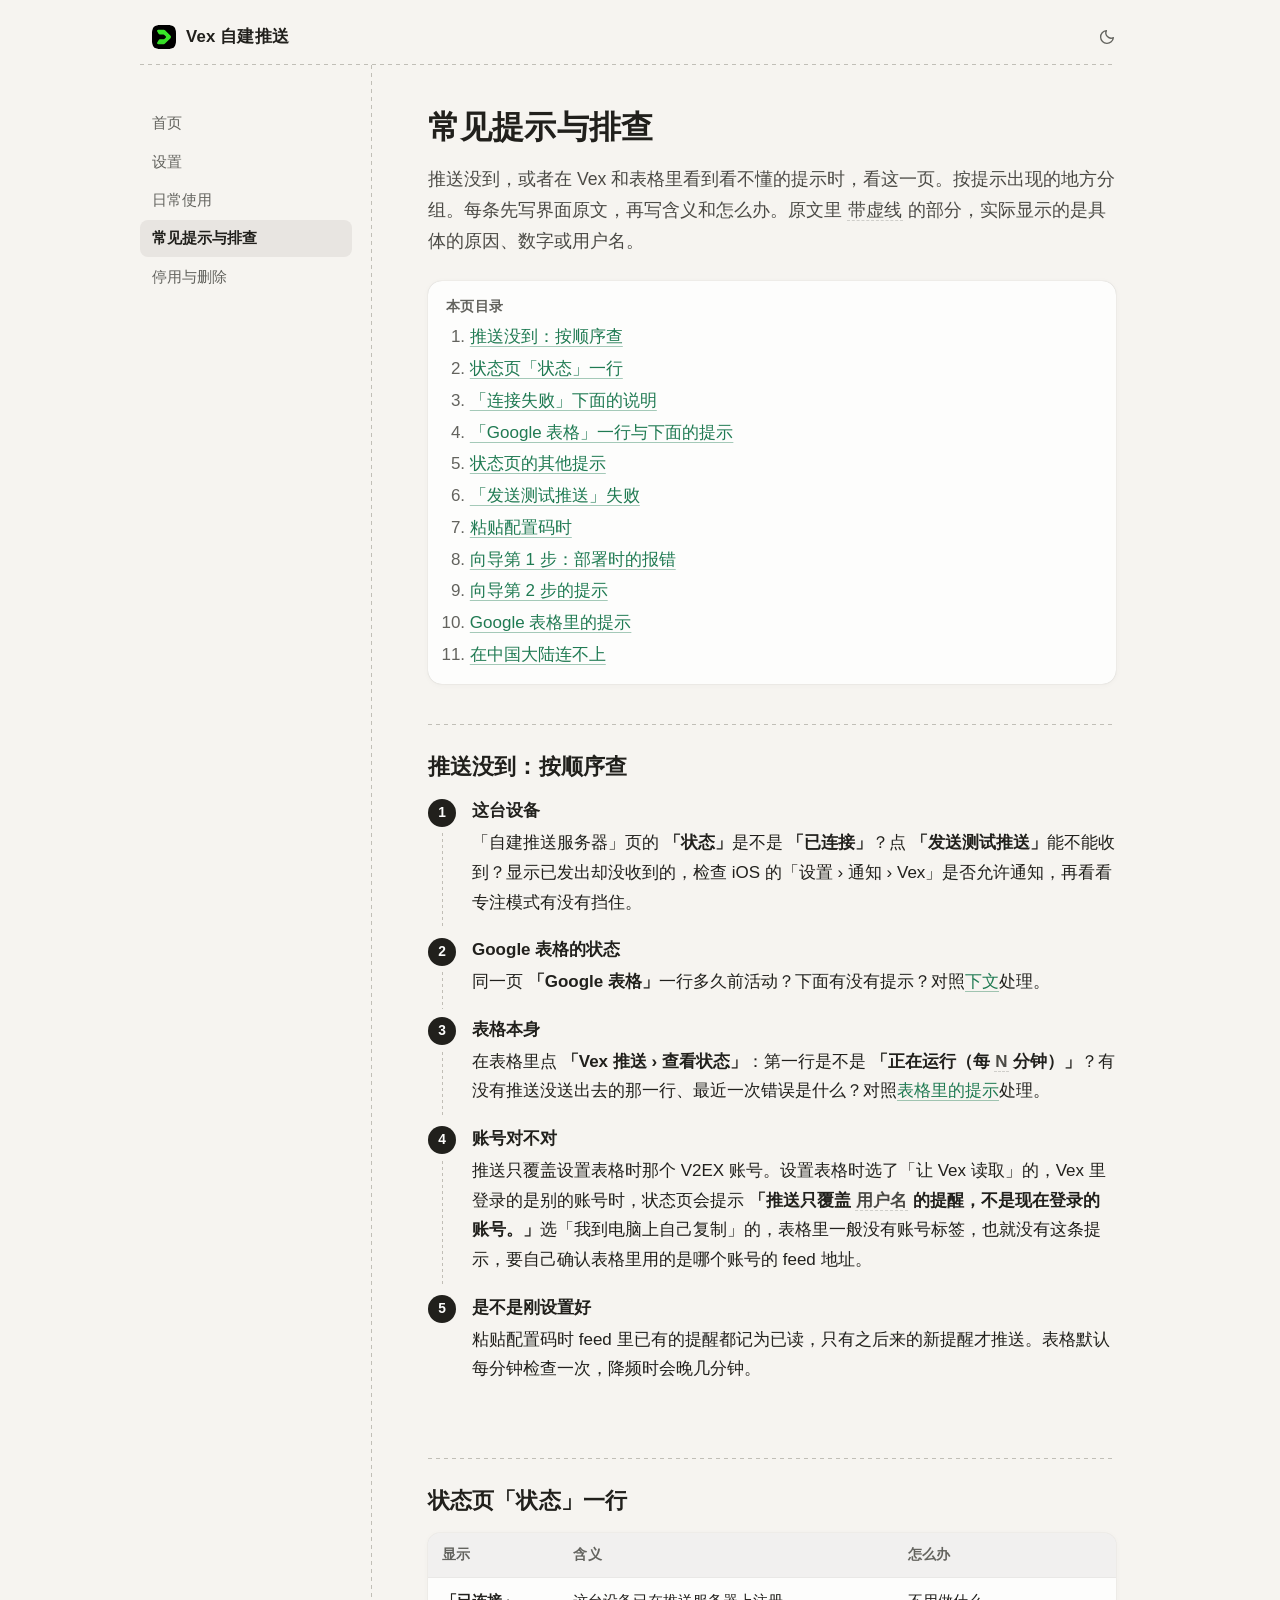
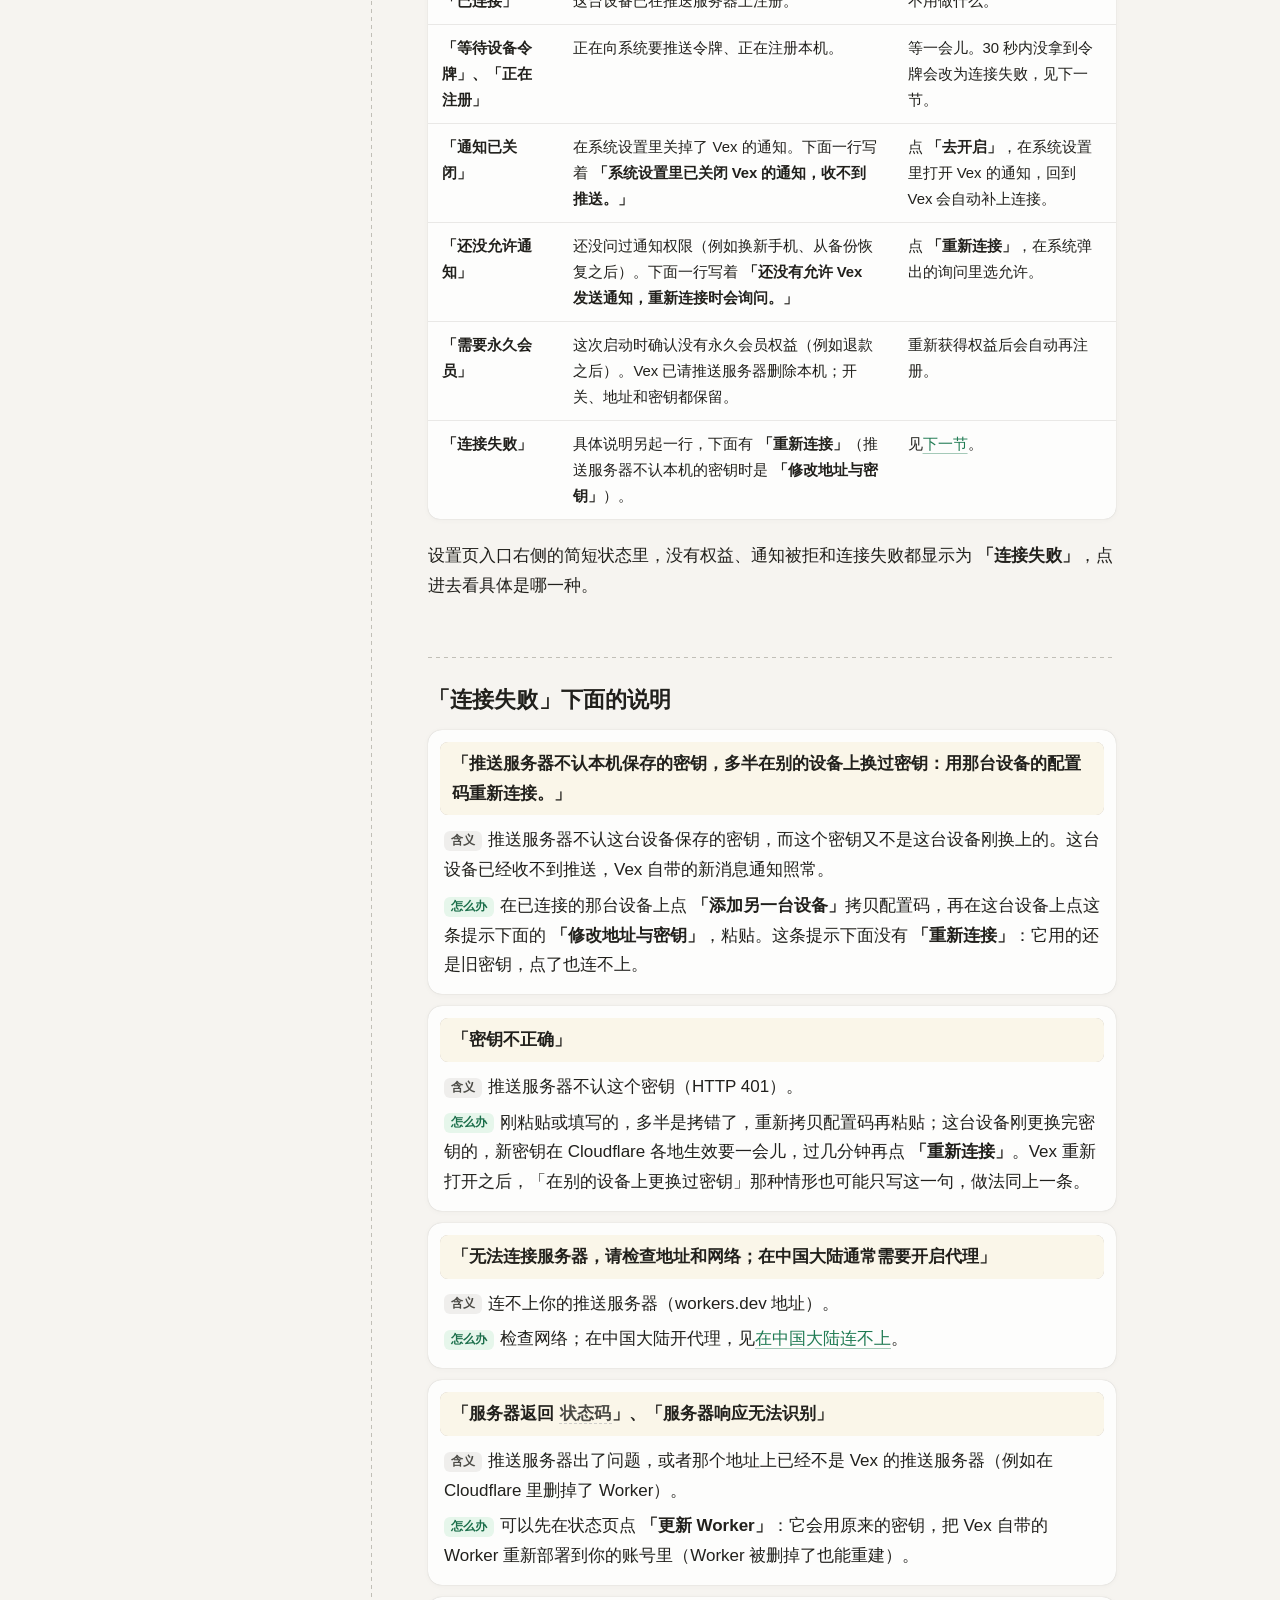
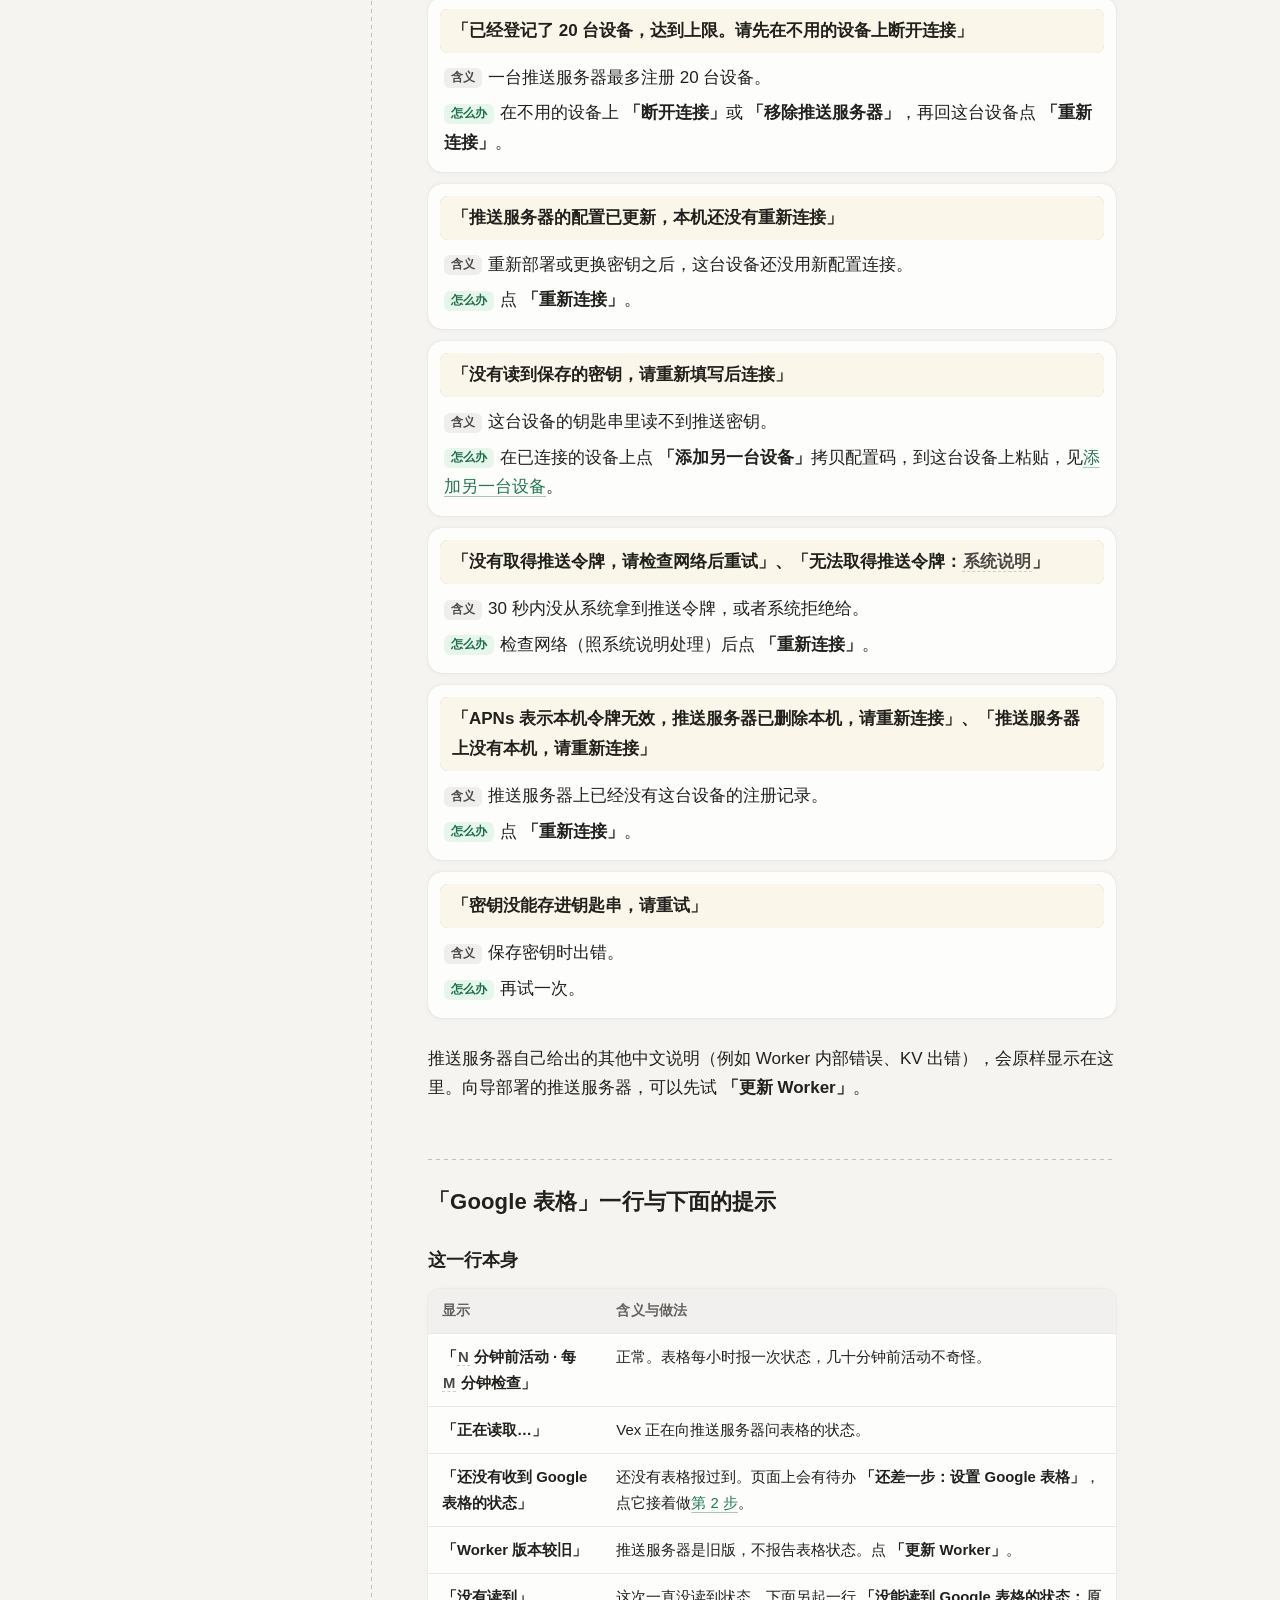
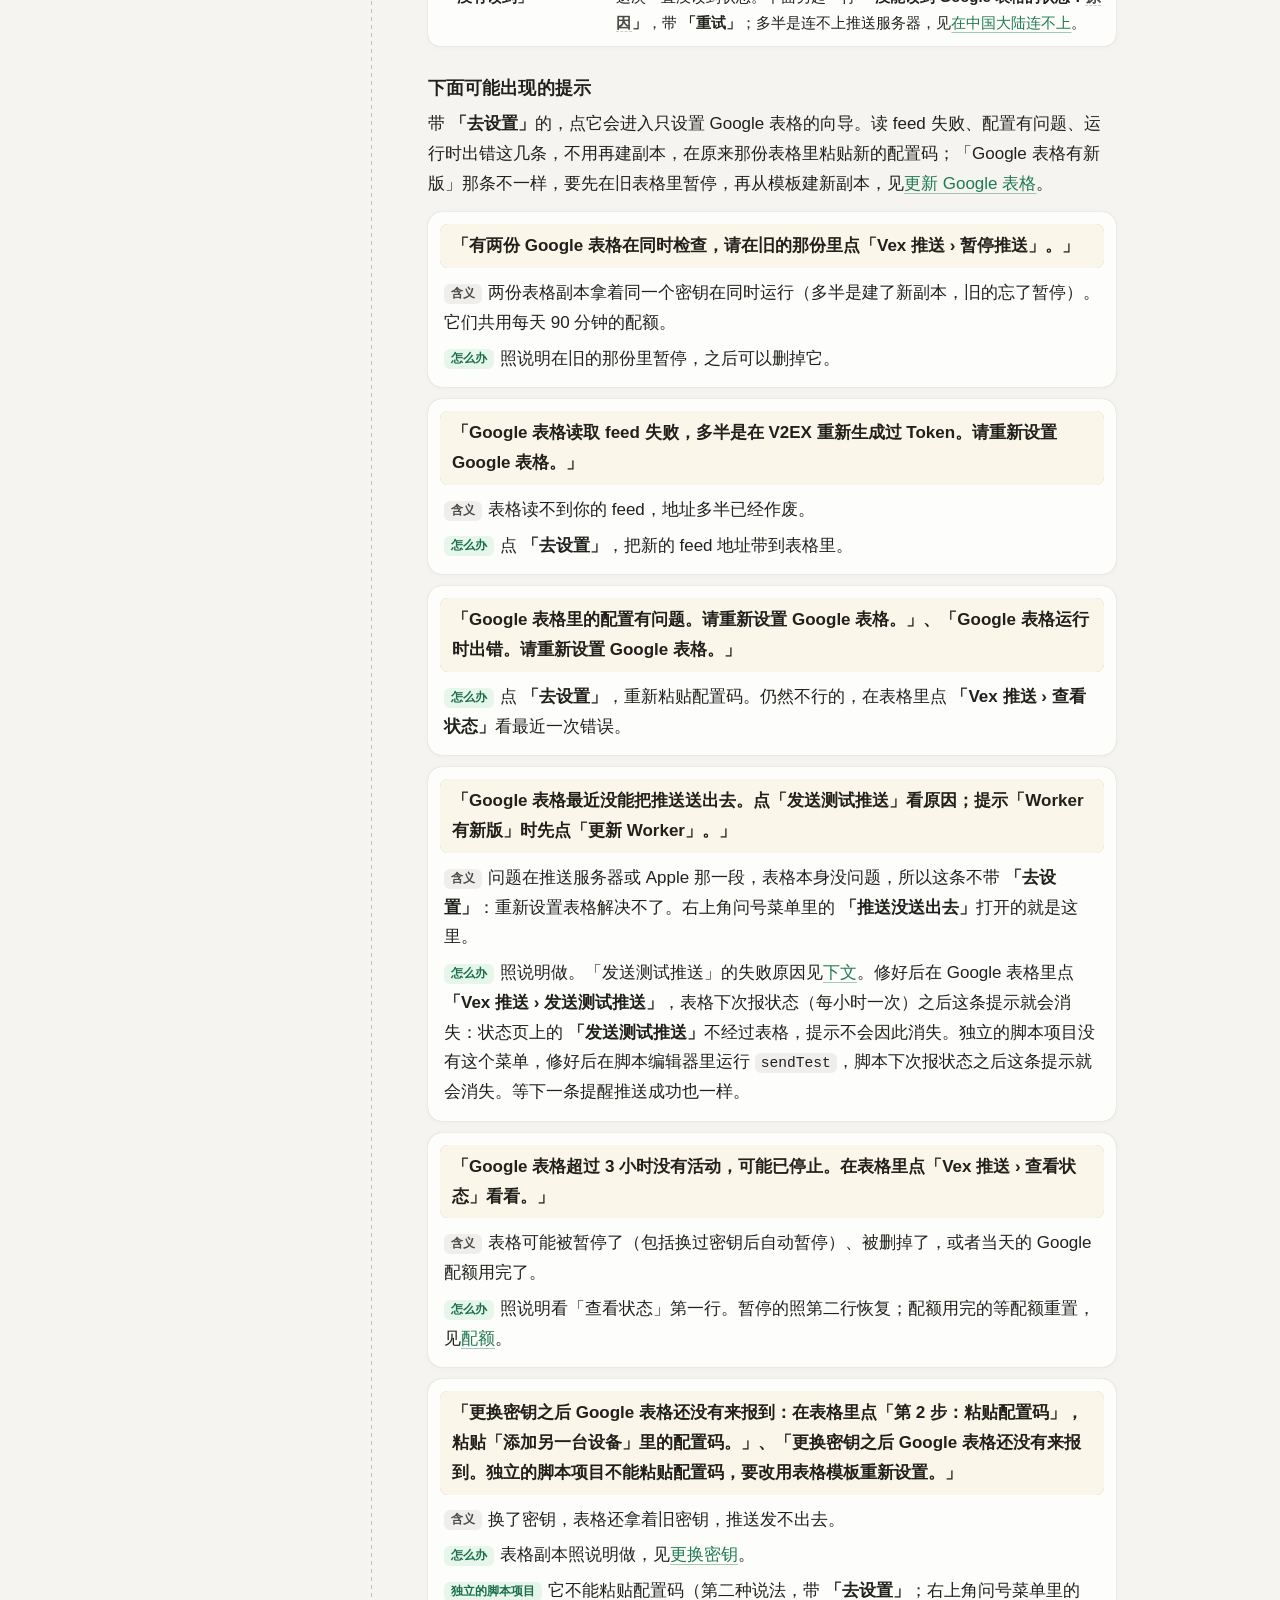
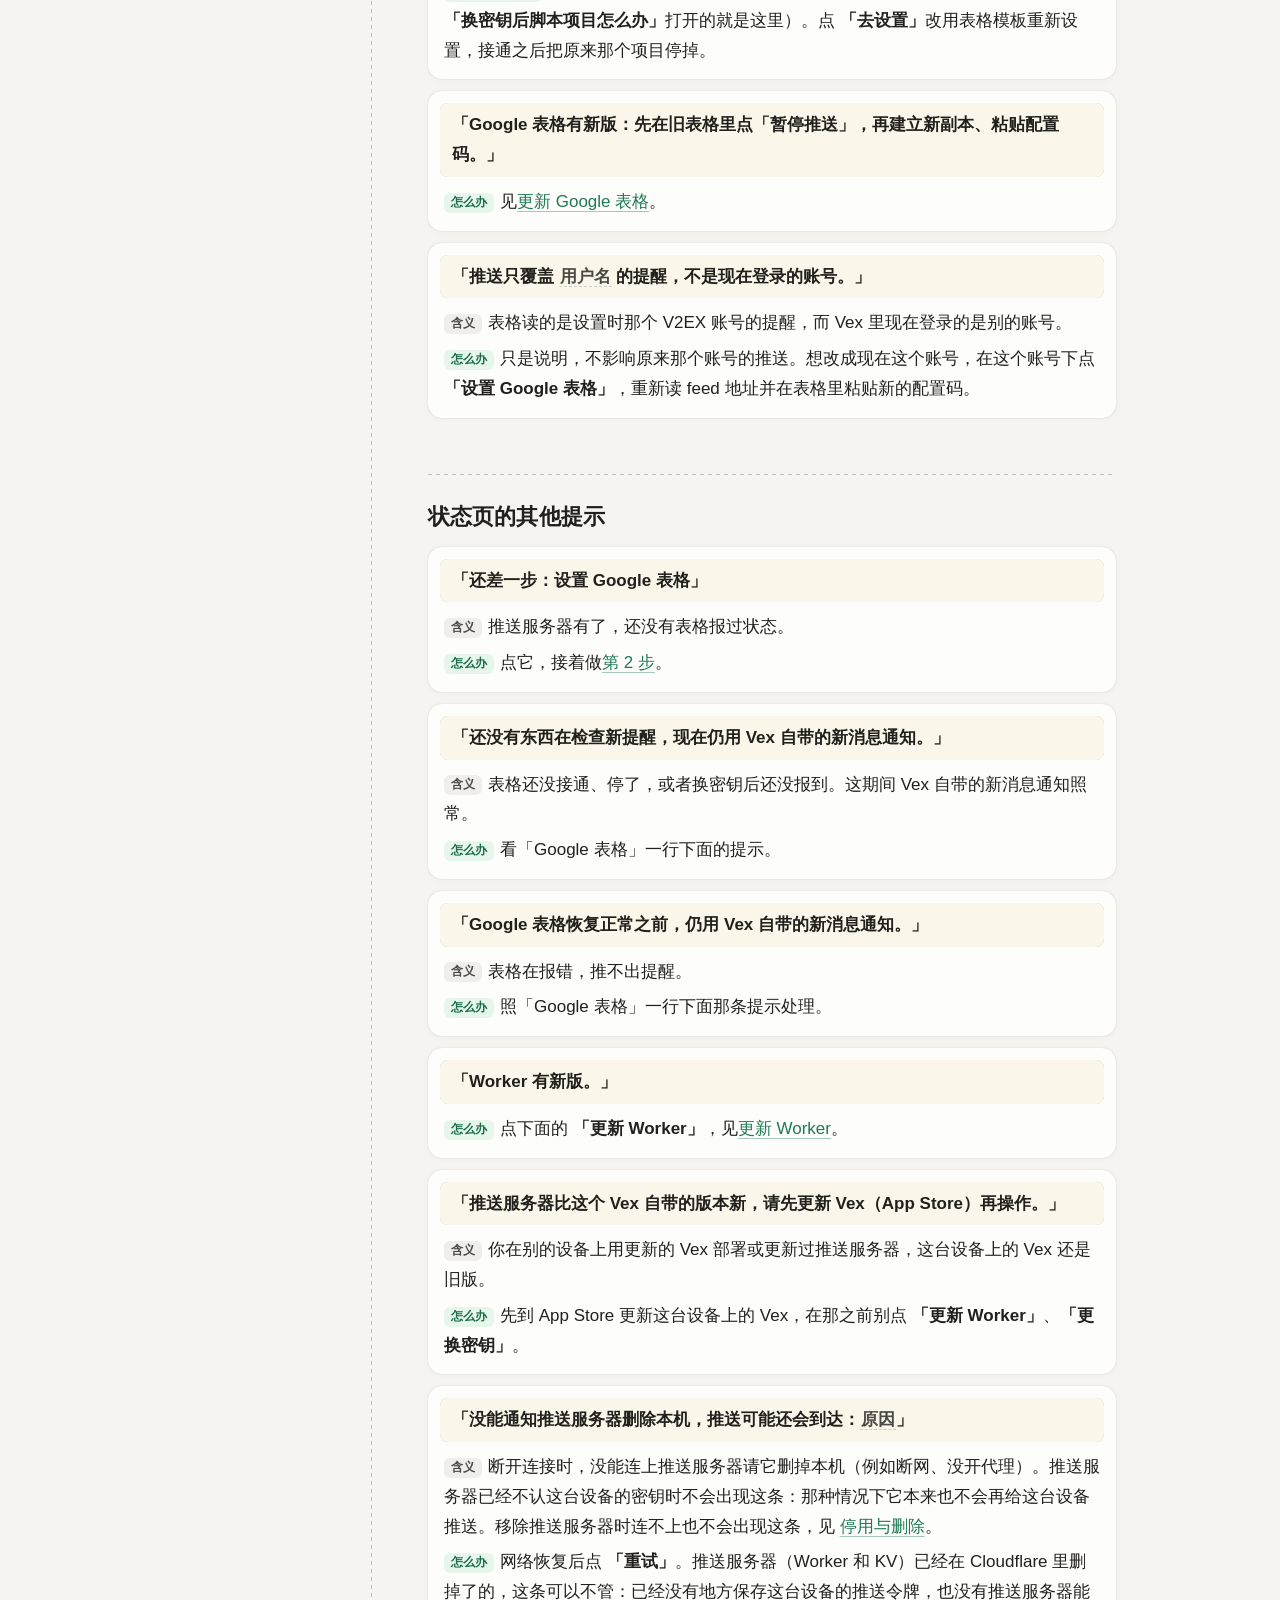
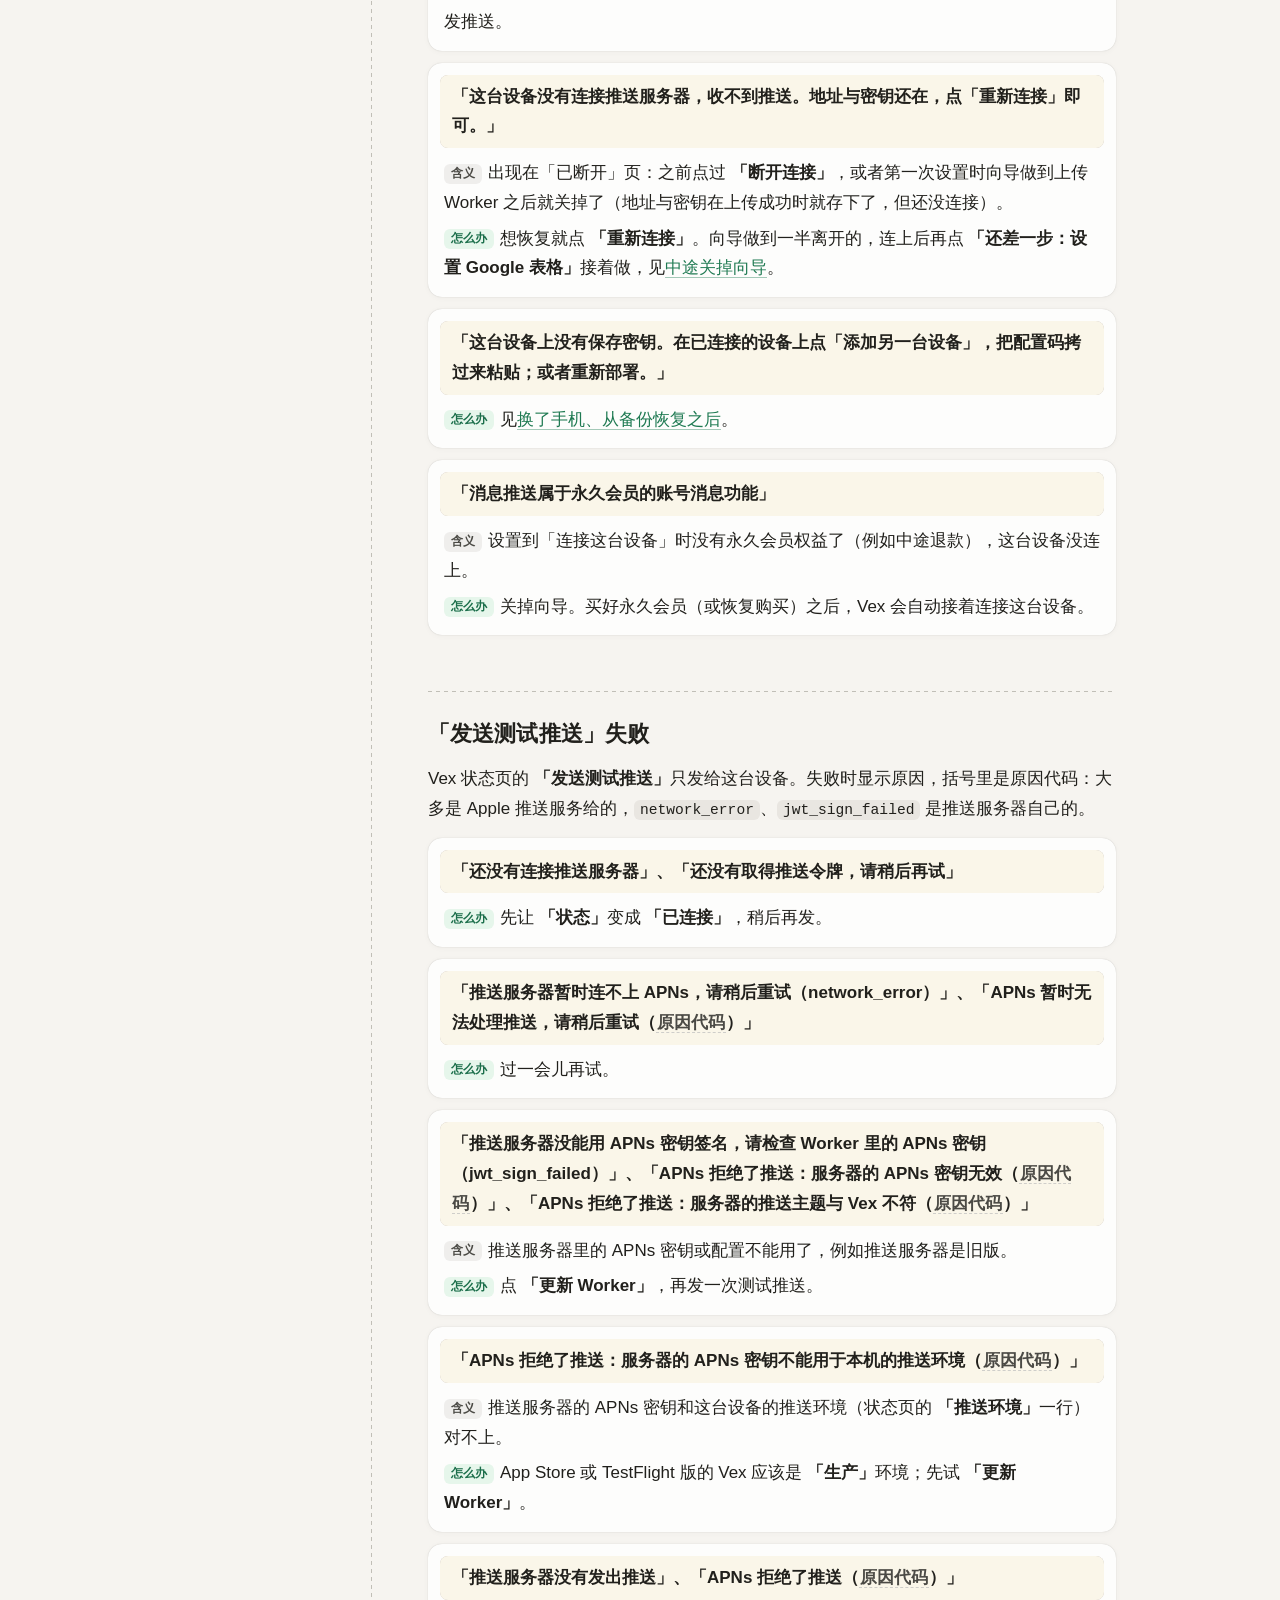
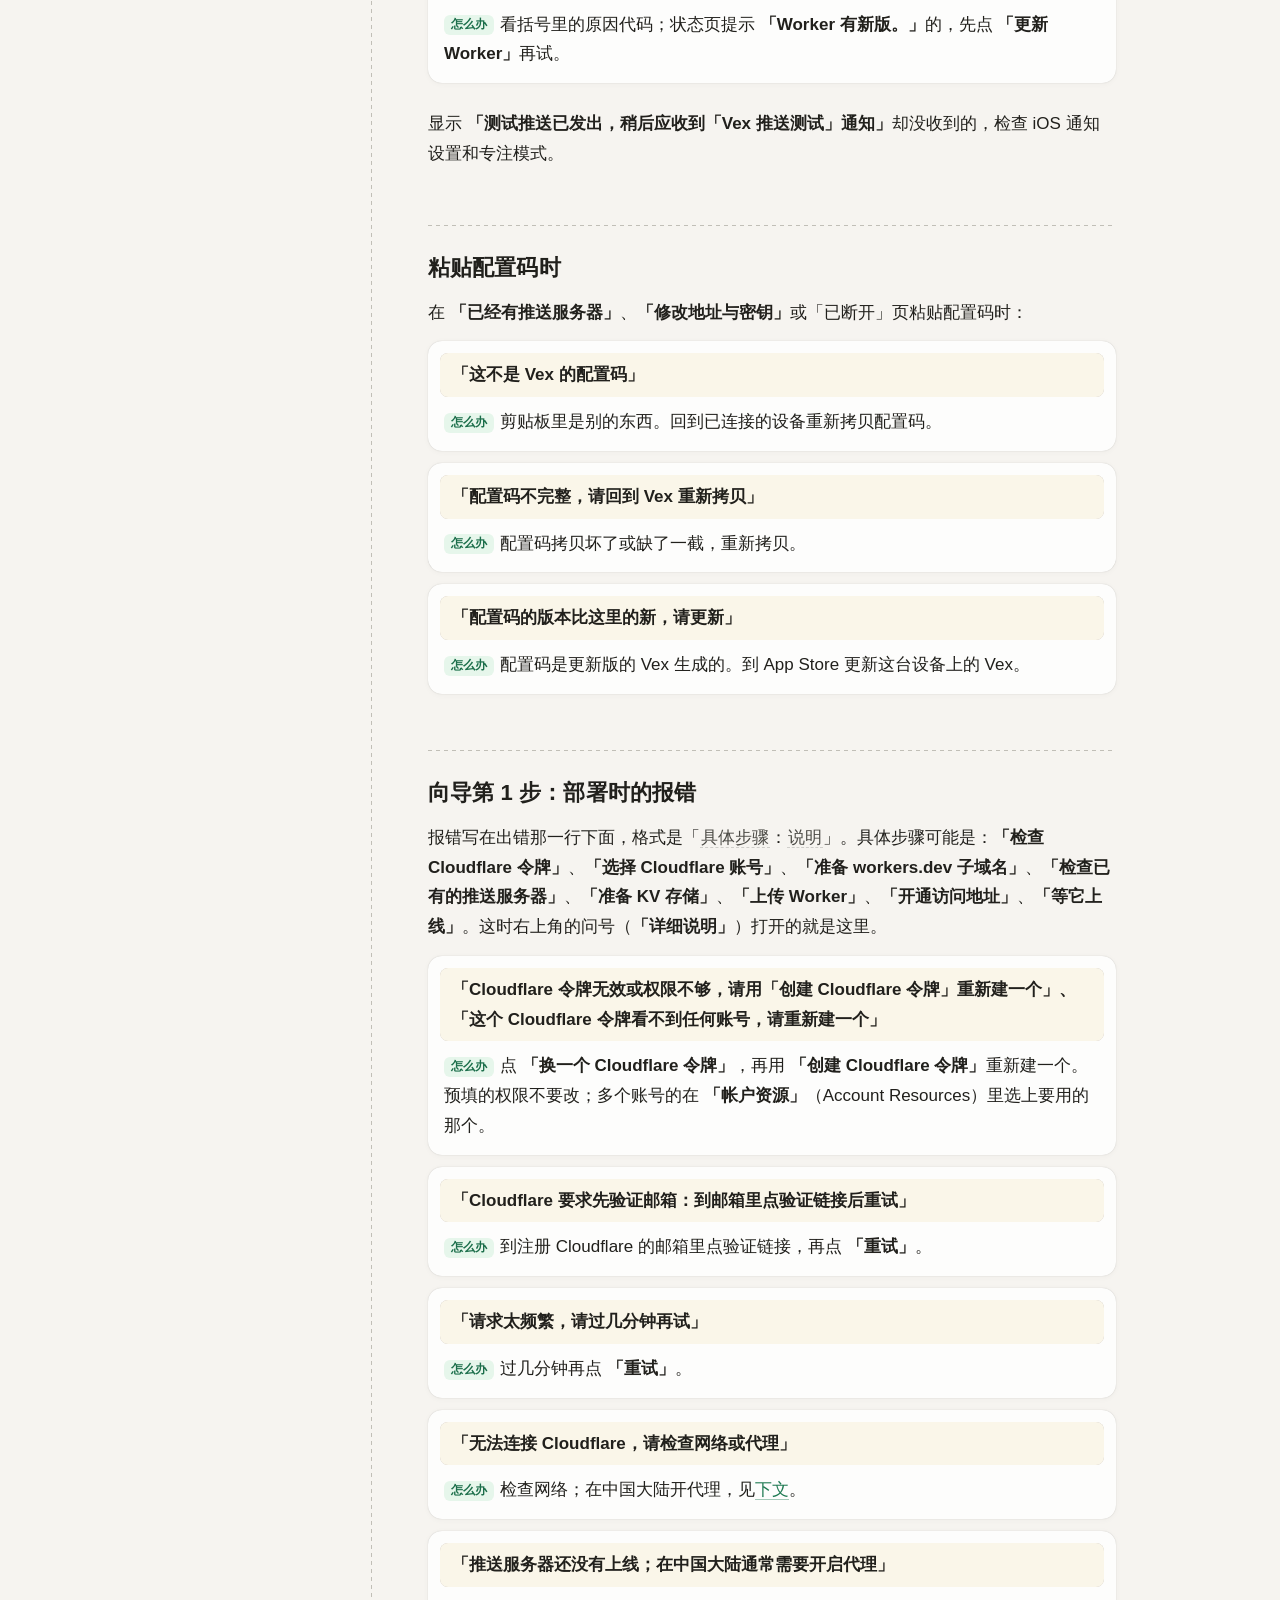
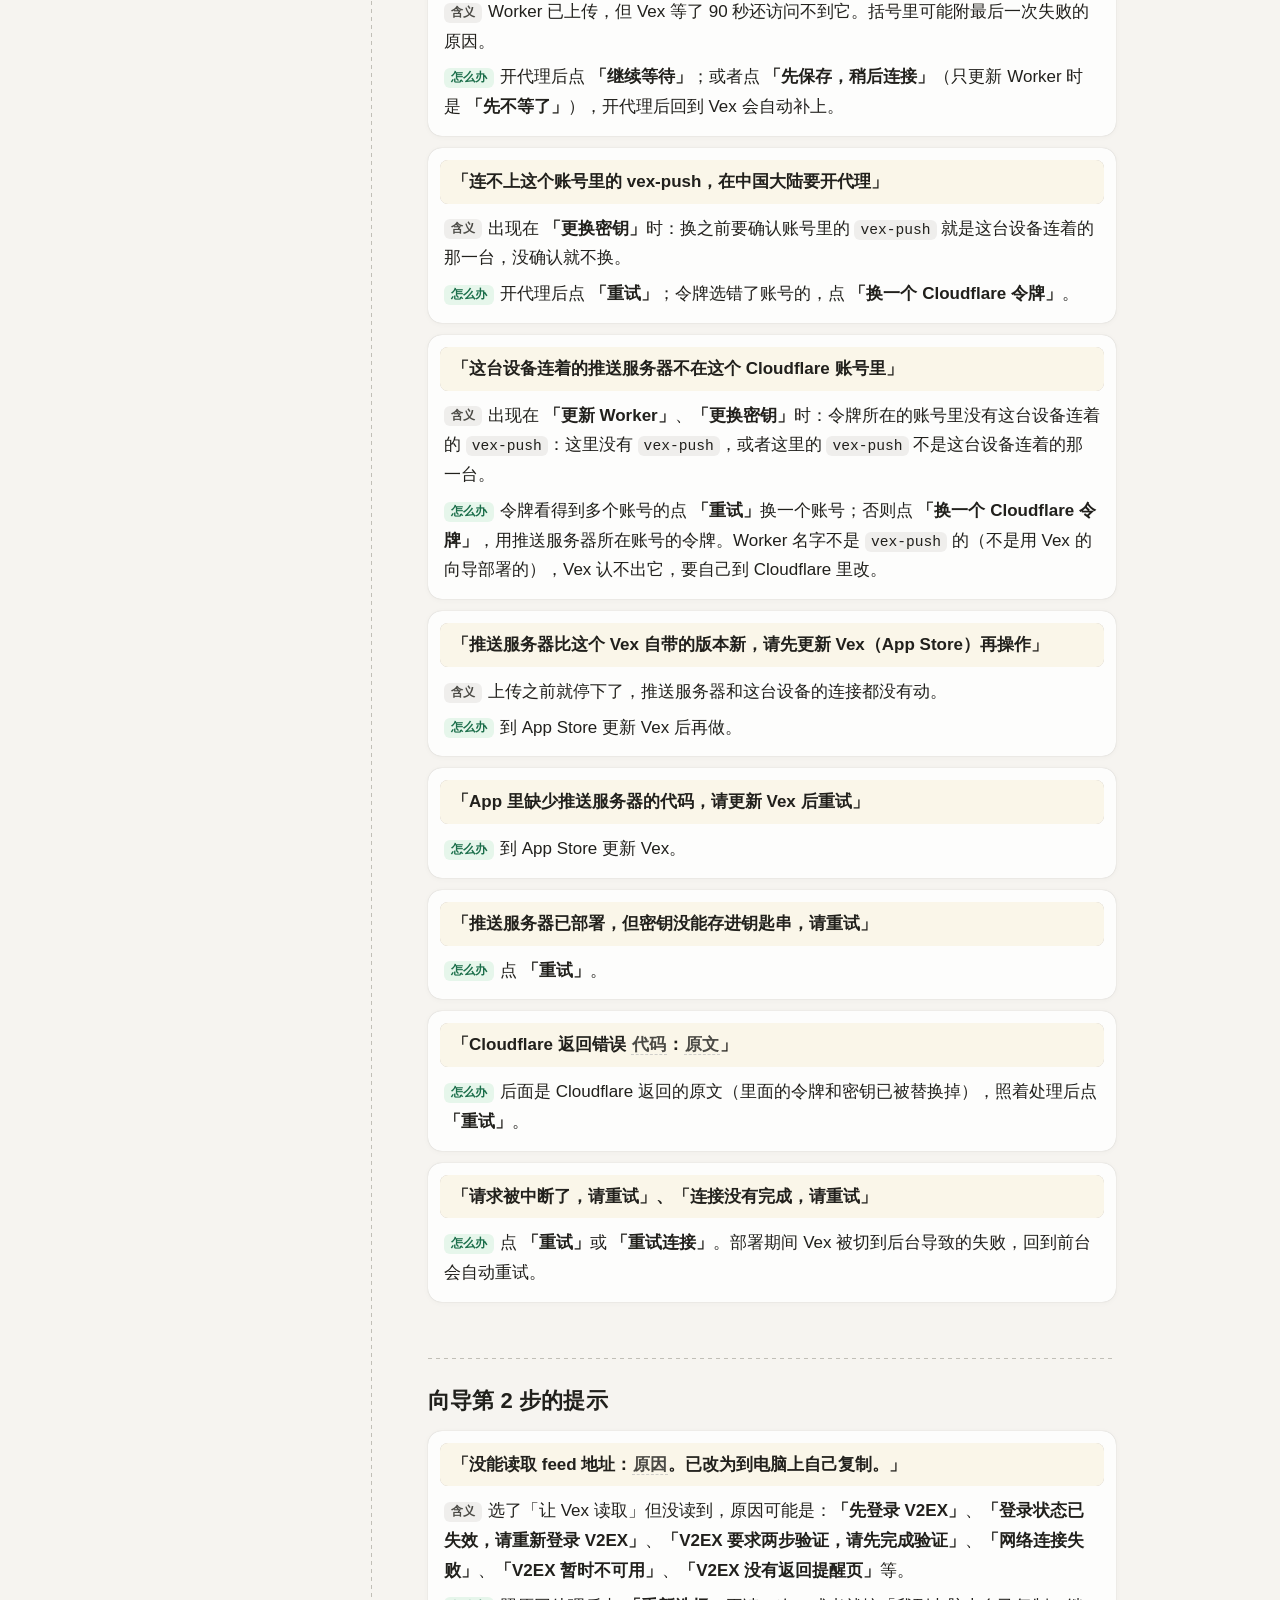
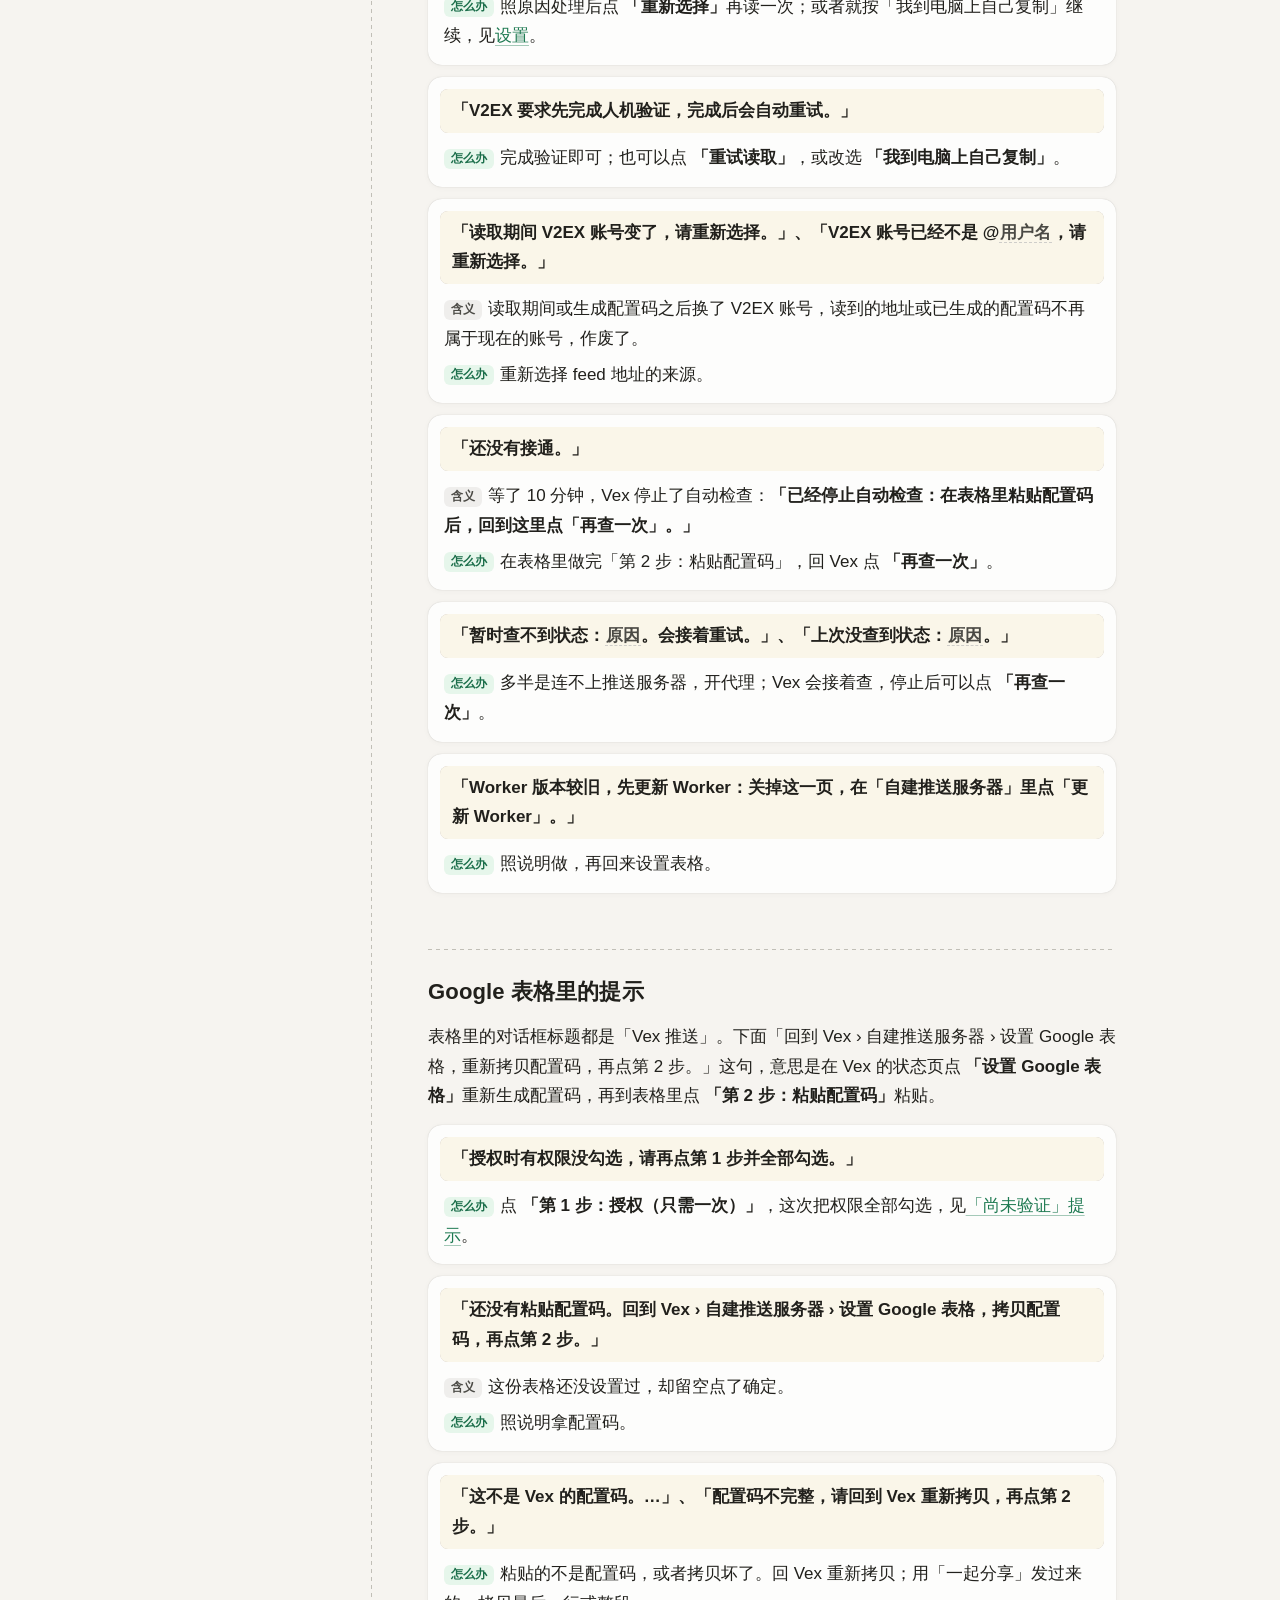
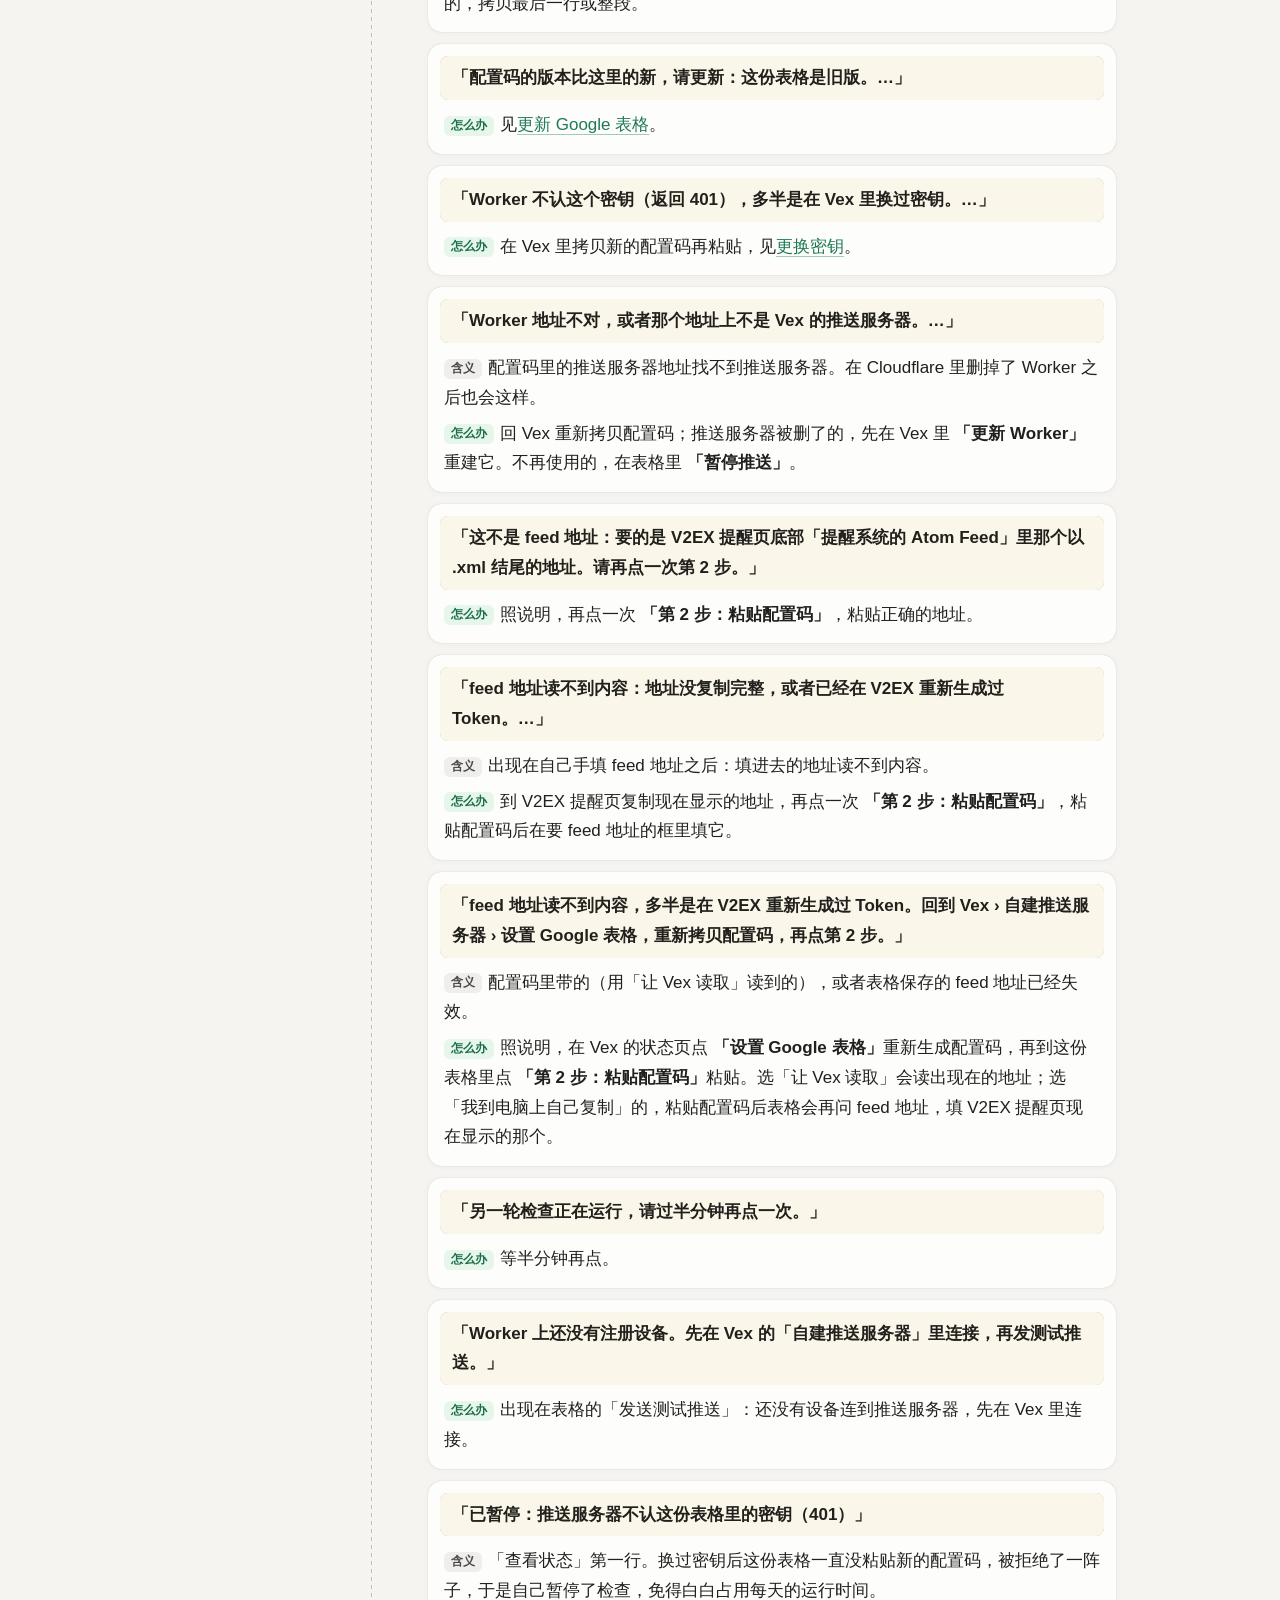
<file: troubleshooting.html>
<!doctype html>
<html lang="zh-CN">
<head>
<meta charset="utf-8">
<meta name="viewport" content="width=device-width, initial-scale=1">
<meta name="color-scheme" content="light dark">
<meta name="description" content="Vex 自建推送的常见提示与排查：Vex 状态页、配置向导和 Google 表格里各种提示的原文、含义和做法。">
<title>常见提示与排查 · Vex 自建推送</title>
<link rel="icon" href="favicon.ico" sizes="32x32">
<link rel="icon" href="vex-icon.svg" type="image/svg+xml">
<link rel="apple-touch-icon" href="apple-touch-icon.png">
<link rel="stylesheet" href="style.css">
<script src="theme.js"></script>
</head>
<body>
<a class="skip-link" href="#main">跳到正文</a>

<header class="site-header">
  <div class="wrap">
    <a class="brand" href="index.html"><img class="brand-mark" src="vex-icon.svg" alt="" width="22" height="22">Vex 自建推送</a>
    <nav class="site-nav" aria-label="页面导航">
      <ul>
        <li><a href="index.html">首页</a></li>
        <li><a href="setup.html">设置</a></li>
        <li><a href="manage.html">日常使用</a></li>
        <li><a href="troubleshooting.html" aria-current="page">常见提示与排查</a></li>
        <li><a href="remove.html">停用与删除</a></li>
      </ul>
    </nav>
    <button class="theme-toggle" type="button" aria-label="切换深浅色" hidden>
      <svg class="icon-moon" viewBox="0 0 24 24" width="18" height="18" aria-hidden="true" focusable="false"><path d="M11.16 3.54A8.5 8.5 0 1 0 20.46 12.84 7 7 0 0 1 11.16 3.54z"/></svg>
      <svg class="icon-sun" viewBox="0 0 24 24" width="18" height="18" aria-hidden="true" focusable="false"><circle cx="12" cy="12" r="4"/><path d="M12 2.5V5M12 19v2.5M2.5 12H5M19 12h2.5M5.28 5.28l1.77 1.77M16.95 16.95l1.77 1.77M5.28 18.72l1.77-1.77M16.95 7.05l1.77-1.77"/></svg>
    </button>
  </div>
</header>

<main id="main" class="wrap">
  <h1>常见提示与排查</h1>
  <p class="lead">推送没到，或者在 Vex 和表格里看到看不懂的提示时，看这一页。按提示出现的地方分组。每条先写界面原文，再写含义和怎么办。原文里 <var>带虚线</var> 的部分，实际显示的是具体的原因、数字或用户名。</p>

  <nav class="toc" aria-labelledby="toc-title">
    <p class="toc-title" id="toc-title">本页目录</p>
    <ol>
      <li><a href="#checklist">推送没到：按顺序查</a></li>
      <li><a href="#status-row">状态页「状态」一行</a></li>
      <li><a href="#connect-failed">「连接失败」下面的说明</a></li>
      <li><a href="#sheet-notes">「Google 表格」一行与下面的提示</a></li>
      <li><a href="#other-notes">状态页的其他提示</a></li>
      <li><a href="#test-push">「发送测试推送」失败</a></li>
      <li><a href="#config-code">粘贴配置码时</a></li>
      <li><a href="#deploy">向导第 1 步：部署时的报错</a></li>
      <li><a href="#wizard-sheet">向导第 2 步的提示</a></li>
      <li><a href="#sheet-dialogs">Google 表格里的提示</a></li>
      <li><a href="#mainland">在中国大陆连不上</a></li>
    </ol>
  </nav>

  <h2 id="checklist">推送没到：按顺序查</h2>
  <ol class="steps">
    <li>
      <span class="step-title">这台设备</span>
      <p>「自建推送服务器」页的 <span class="ui">「状态」</span>是不是 <span class="ui">「已连接」</span>？点 <span class="ui">「发送测试推送」</span>能不能收到？显示已发出却没收到的，检查 iOS 的「设置 › 通知 › Vex」是否允许通知，再看看专注模式有没有挡住。</p>
    </li>
    <li>
      <span class="step-title">Google 表格的状态</span>
      <p>同一页 <span class="ui">「Google 表格」</span>一行多久前活动？下面有没有提示？对照<a href="#sheet-notes">下文</a>处理。</p>
    </li>
    <li>
      <span class="step-title">表格本身</span>
      <p>在表格里点 <span class="ui">「Vex 推送 › 查看状态」</span>：第一行是不是 <span class="ui">「正在运行（每 <var>N</var> 分钟）」</span>？有没有推送没送出去的那一行、最近一次错误是什么？对照<a href="#sheet-dialogs">表格里的提示</a>处理。</p>
    </li>
    <li>
      <span class="step-title">账号对不对</span>
      <p>推送只覆盖设置表格时那个 V2EX 账号。设置表格时选了「让 Vex 读取」的，Vex 里登录的是别的账号时，状态页会提示 <span class="ui">「推送只覆盖 <var>用户名</var> 的提醒，不是现在登录的账号。」</span>选「我到电脑上自己复制」的，表格里一般没有账号标签，也就没有这条提示，要自己确认表格里用的是哪个账号的 feed 地址。</p>
    </li>
    <li>
      <span class="step-title">是不是刚设置好</span>
      <p>粘贴配置码时 feed 里已有的提醒都记为已读，只有之后来的新提醒才推送。表格默认每分钟检查一次，降频时会晚几分钟。</p>
    </li>
  </ol>

  <h2 id="status-row">状态页「状态」一行</h2>
  <div class="table-wrap">
    <table class="stack">
      <thead>
        <tr><th scope="col">显示</th><th scope="col">含义</th><th scope="col">怎么办</th></tr>
      </thead>
      <tbody>
        <tr>
          <th scope="row"><span class="ui">「已连接」</span></th>
          <td data-label="含义">这台设备已在推送服务器上注册。</td>
          <td data-label="怎么办">不用做什么。</td>
        </tr>
        <tr>
          <th scope="row"><span class="ui">「等待设备令牌」</span>、<span class="ui">「正在注册」</span></th>
          <td data-label="含义">正在向系统要推送令牌、正在注册本机。</td>
          <td data-label="怎么办">等一会儿。30 秒内没拿到令牌会改为连接失败，见下一节。</td>
        </tr>
        <tr>
          <th scope="row"><span class="ui">「通知已关闭」</span></th>
          <td data-label="含义">在系统设置里关掉了 Vex 的通知。下面一行写着 <span class="ui">「系统设置里已关闭 Vex 的通知，收不到推送。」</span></td>
          <td data-label="怎么办">点 <span class="ui">「去开启」</span>，在系统设置里打开 Vex 的通知，回到 Vex 会自动补上连接。</td>
        </tr>
        <tr>
          <th scope="row"><span class="ui">「还没允许通知」</span></th>
          <td data-label="含义">还没问过通知权限（例如换新手机、从备份恢复之后）。下面一行写着 <span class="ui">「还没有允许 Vex 发送通知，重新连接时会询问。」</span></td>
          <td data-label="怎么办">点 <span class="ui">「重新连接」</span>，在系统弹出的询问里选允许。</td>
        </tr>
        <tr>
          <th scope="row"><span class="ui">「需要永久会员」</span></th>
          <td data-label="含义">这次启动时确认没有永久会员权益（例如退款之后）。Vex 已请推送服务器删除本机；开关、地址和密钥都保留。</td>
          <td data-label="怎么办">重新获得权益后会自动再注册。</td>
        </tr>
        <tr>
          <th scope="row"><span class="ui">「连接失败」</span></th>
          <td data-label="含义">具体说明另起一行，下面有 <span class="ui">「重新连接」</span>（推送服务器不认本机的密钥时是 <span class="ui">「修改地址与密钥」</span>）。</td>
          <td data-label="怎么办">见<a href="#connect-failed">下一节</a>。</td>
        </tr>
      </tbody>
    </table>
  </div>
  <p>设置页入口右侧的简短状态里，没有权益、通知被拒和连接失败都显示为 <span class="ui">「连接失败」</span>，点进去看具体是哪一种。</p>

  <h2 id="connect-failed">「连接失败」下面的说明</h2>
  <dl class="tips">
    <div class="tip" id="secret-replaced">
      <dt>「推送服务器不认本机保存的密钥，多半在别的设备上换过密钥：用那台设备的配置码重新连接。」</dt>
      <dd>
        <p><span class="label">含义</span>推送服务器不认这台设备保存的密钥，而这个密钥又不是这台设备刚换上的。这台设备已经收不到推送，Vex 自带的新消息通知照常。</p>
        <p><span class="label label-do">怎么办</span>在已连接的那台设备上点 <span class="ui">「添加另一台设备」</span>拷贝配置码，再在这台设备上点这条提示下面的 <span class="ui">「修改地址与密钥」</span>，粘贴。这条提示下面没有 <span class="ui">「重新连接」</span>：它用的还是旧密钥，点了也连不上。</p>
      </dd>
    </div>
    <div class="tip">
      <dt>「密钥不正确」</dt>
      <dd>
        <p><span class="label">含义</span>推送服务器不认这个密钥（HTTP 401）。</p>
        <p><span class="label label-do">怎么办</span>刚粘贴或填写的，多半是拷错了，重新拷贝配置码再粘贴；这台设备刚更换完密钥的，新密钥在 Cloudflare 各地生效要一会儿，过几分钟再点 <span class="ui">「重新连接」</span>。Vex 重新打开之后，「在别的设备上更换过密钥」那种情形也可能只写这一句，做法同上一条。</p>
      </dd>
    </div>
    <div class="tip">
      <dt>「无法连接服务器，请检查地址和网络；在中国大陆通常需要开启代理」</dt>
      <dd>
        <p><span class="label">含义</span>连不上你的推送服务器（workers.dev 地址）。</p>
        <p><span class="label label-do">怎么办</span>检查网络；在中国大陆开代理，见<a href="#mainland">在中国大陆连不上</a>。</p>
      </dd>
    </div>
    <div class="tip">
      <dt>「服务器返回 <var>状态码</var>」、「服务器响应无法识别」</dt>
      <dd>
        <p><span class="label">含义</span>推送服务器出了问题，或者那个地址上已经不是 Vex 的推送服务器（例如在 Cloudflare 里删掉了 Worker）。</p>
        <p><span class="label label-do">怎么办</span>可以先在状态页点 <span class="ui">「更新 Worker」</span>：它会用原来的密钥，把 Vex 自带的 Worker 重新部署到你的账号里（Worker 被删掉了也能重建）。</p>
      </dd>
    </div>
    <div class="tip">
      <dt>「已经登记了 20 台设备，达到上限。请先在不用的设备上断开连接」</dt>
      <dd>
        <p><span class="label">含义</span>一台推送服务器最多注册 20 台设备。</p>
        <p><span class="label label-do">怎么办</span>在不用的设备上 <span class="ui">「断开连接」</span>或 <span class="ui">「移除推送服务器」</span>，再回这台设备点 <span class="ui">「重新连接」</span>。</p>
      </dd>
    </div>
    <div class="tip">
      <dt>「推送服务器的配置已更新，本机还没有重新连接」</dt>
      <dd>
        <p><span class="label">含义</span>重新部署或更换密钥之后，这台设备还没用新配置连接。</p>
        <p><span class="label label-do">怎么办</span>点 <span class="ui">「重新连接」</span>。</p>
      </dd>
    </div>
    <div class="tip">
      <dt>「没有读到保存的密钥，请重新填写后连接」</dt>
      <dd>
        <p><span class="label">含义</span>这台设备的钥匙串里读不到推送密钥。</p>
        <p><span class="label label-do">怎么办</span>在已连接的设备上点 <span class="ui">「添加另一台设备」</span>拷贝配置码，到这台设备上粘贴，见<a href="manage.html#add-device">添加另一台设备</a>。</p>
      </dd>
    </div>
    <div class="tip">
      <dt>「没有取得推送令牌，请检查网络后重试」、「无法取得推送令牌：<var>系统说明</var>」</dt>
      <dd>
        <p><span class="label">含义</span>30 秒内没从系统拿到推送令牌，或者系统拒绝给。</p>
        <p><span class="label label-do">怎么办</span>检查网络（照系统说明处理）后点 <span class="ui">「重新连接」</span>。</p>
      </dd>
    </div>
    <div class="tip">
      <dt>「APNs 表示本机令牌无效，推送服务器已删除本机，请重新连接」、「推送服务器上没有本机，请重新连接」</dt>
      <dd>
        <p><span class="label">含义</span>推送服务器上已经没有这台设备的注册记录。</p>
        <p><span class="label label-do">怎么办</span>点 <span class="ui">「重新连接」</span>。</p>
      </dd>
    </div>
    <div class="tip">
      <dt>「密钥没能存进钥匙串，请重试」</dt>
      <dd>
        <p><span class="label">含义</span>保存密钥时出错。</p>
        <p><span class="label label-do">怎么办</span>再试一次。</p>
      </dd>
    </div>
  </dl>
  <p>推送服务器自己给出的其他中文说明（例如 Worker 内部错误、KV 出错），会原样显示在这里。向导部署的推送服务器，可以先试 <span class="ui">「更新 Worker」</span>。</p>

  <h2 id="sheet-notes">「Google 表格」一行与下面的提示</h2>
  <h3>这一行本身</h3>
  <div class="table-wrap">
    <table class="stack">
      <thead>
        <tr><th scope="col">显示</th><th scope="col">含义与做法</th></tr>
      </thead>
      <tbody>
        <tr><th scope="row"><span class="ui">「<var>N</var> 分钟前活动 · 每 <var>M</var> 分钟检查」</span></th><td data-label="含义与做法">正常。表格每小时报一次状态，几十分钟前活动不奇怪。</td></tr>
        <tr><th scope="row"><span class="ui">「正在读取…」</span></th><td data-label="含义与做法">Vex 正在向推送服务器问表格的状态。</td></tr>
        <tr><th scope="row"><span class="ui">「还没有收到 Google 表格的状态」</span></th><td data-label="含义与做法">还没有表格报过到。页面上会有待办 <span class="ui">「还差一步：设置 Google 表格」</span>，点它接着做<a href="setup.html#step2">第 2 步</a>。</td></tr>
        <tr><th scope="row"><span class="ui">「Worker 版本较旧」</span></th><td data-label="含义与做法">推送服务器是旧版，不报告表格状态。点 <span class="ui">「更新 Worker」</span>。</td></tr>
        <tr><th scope="row"><span class="ui">「没有读到」</span></th><td data-label="含义与做法">这次一直没读到状态。下面另起一行 <span class="ui">「没能读到 Google 表格的状态：<var>原因</var>」</span>，带 <span class="ui">「重试」</span>；多半是连不上推送服务器，见<a href="#mainland">在中国大陆连不上</a>。</td></tr>
      </tbody>
    </table>
  </div>

  <h3>下面可能出现的提示</h3>
  <p>带 <span class="ui">「去设置」</span>的，点它会进入只设置 Google 表格的向导。读 feed 失败、配置有问题、运行时出错这几条，不用再建副本，在原来那份表格里粘贴新的配置码；「Google 表格有新版」那条不一样，要先在旧表格里暂停，再从模板建新副本，见<a href="manage.html#update-sheet">更新 Google 表格</a>。</p>
  <dl class="tips">
    <div class="tip" id="note-conflict">
      <dt>「有两份 Google 表格在同时检查，请在旧的那份里点「Vex 推送 › 暂停推送」。」</dt>
      <dd>
        <p><span class="label">含义</span>两份表格副本拿着同一个密钥在同时运行（多半是建了新副本，旧的忘了暂停）。它们共用每天 90 分钟的配额。</p>
        <p><span class="label label-do">怎么办</span>照说明在旧的那份里暂停，之后可以删掉它。</p>
      </dd>
    </div>
    <div class="tip" id="note-feed-error">
      <dt>「Google 表格读取 feed 失败，多半是在 V2EX 重新生成过 Token。请重新设置 Google 表格。」</dt>
      <dd>
        <p><span class="label">含义</span>表格读不到你的 feed，地址多半已经作废。</p>
        <p><span class="label label-do">怎么办</span>点 <span class="ui">「去设置」</span>，把新的 feed 地址带到表格里。</p>
      </dd>
    </div>
    <div class="tip" id="note-config-error">
      <dt>「Google 表格里的配置有问题。请重新设置 Google 表格。」、「Google 表格运行时出错。请重新设置 Google 表格。」</dt>
      <dd>
        <p><span class="label label-do">怎么办</span>点 <span class="ui">「去设置」</span>，重新粘贴配置码。仍然不行的，在表格里点 <span class="ui">「Vex 推送 › 查看状态」</span>看最近一次错误。</p>
      </dd>
    </div>
    <div class="tip" id="note-push-error">
      <dt>「Google 表格最近没能把推送送出去。点「发送测试推送」看原因；提示「Worker 有新版」时先点「更新 Worker」。」</dt>
      <dd>
        <p><span class="label">含义</span>问题在推送服务器或 Apple 那一段，表格本身没问题，所以这条不带 <span class="ui">「去设置」</span>：重新设置表格解决不了。右上角问号菜单里的 <span class="ui">「推送没送出去」</span>打开的就是这里。</p>
        <p><span class="label label-do">怎么办</span>照说明做。「发送测试推送」的失败原因见<a href="#test-push">下文</a>。修好后在 Google 表格里点 <span class="ui">「Vex 推送 › 发送测试推送」</span>，表格下次报状态（每小时一次）之后这条提示就会消失：状态页上的 <span class="ui">「发送测试推送」</span>不经过表格，提示不会因此消失。独立的脚本项目没有这个菜单，修好后在脚本编辑器里运行 <code>sendTest</code>，脚本下次报状态之后这条提示就会消失。等下一条提醒推送成功也一样。</p>
      </dd>
    </div>
    <div class="tip" id="note-inactive">
      <dt>「Google 表格超过 3 小时没有活动，可能已停止。在表格里点「Vex 推送 › 查看状态」看看。」</dt>
      <dd>
        <p><span class="label">含义</span>表格可能被暂停了（包括换过密钥后自动暂停）、被删掉了，或者当天的 Google 配额用完了。</p>
        <p><span class="label label-do">怎么办</span>照说明看「查看状态」第一行。暂停的照第二行恢复；配额用完的等配额重置，见<a href="manage.html#quota">配额</a>。</p>
      </dd>
    </div>
    <div class="tip" id="note-stale-secret">
      <dt>「更换密钥之后 Google 表格还没有来报到：在表格里点「第 2 步：粘贴配置码」，粘贴「添加另一台设备」里的配置码。」、「更换密钥之后 Google 表格还没有来报到。独立的脚本项目不能粘贴配置码，要改用表格模板重新设置。」</dt>
      <dd>
        <p><span class="label">含义</span>换了密钥，表格还拿着旧密钥，推送发不出去。</p>
        <p><span class="label label-do">怎么办</span>表格副本照说明做，见<a href="manage.html#rotate">更换密钥</a>。</p>
        <p><span class="label label-do">独立的脚本项目</span>它不能粘贴配置码（第二种说法，带 <span class="ui">「去设置」</span>；右上角问号菜单里的 <span class="ui">「换密钥后脚本项目怎么办」</span>打开的就是这里）。点 <span class="ui">「去设置」</span>改用表格模板重新设置，接通之后把原来那个项目停掉。</p>
      </dd>
    </div>
    <div class="tip" id="note-outdated">
      <dt>「Google 表格有新版：先在旧表格里点「暂停推送」，再建立新副本、粘贴配置码。」</dt>
      <dd>
        <p><span class="label label-do">怎么办</span>见<a href="manage.html#update-sheet">更新 Google 表格</a>。</p>
      </dd>
    </div>
    <div class="tip" id="note-other-account">
      <dt>「推送只覆盖 <var>用户名</var> 的提醒，不是现在登录的账号。」</dt>
      <dd>
        <p><span class="label">含义</span>表格读的是设置时那个 V2EX 账号的提醒，而 Vex 里现在登录的是别的账号。</p>
        <p><span class="label label-do">怎么办</span>只是说明，不影响原来那个账号的推送。想改成现在这个账号，在这个账号下点 <span class="ui">「设置 Google 表格」</span>，重新读 feed 地址并在表格里粘贴新的配置码。</p>
      </dd>
    </div>
  </dl>

  <h2 id="other-notes">状态页的其他提示</h2>
  <dl class="tips">
    <div class="tip">
      <dt>「还差一步：设置 Google 表格」</dt>
      <dd>
        <p><span class="label">含义</span>推送服务器有了，还没有表格报过状态。</p>
        <p><span class="label label-do">怎么办</span>点它，接着做<a href="setup.html#step2">第 2 步</a>。</p>
      </dd>
    </div>
    <div class="tip">
      <dt>「还没有东西在检查新提醒，现在仍用 Vex 自带的新消息通知。」</dt>
      <dd>
        <p><span class="label">含义</span>表格还没接通、停了，或者换密钥后还没报到。这期间 Vex 自带的新消息通知照常。</p>
        <p><span class="label label-do">怎么办</span>看「Google 表格」一行下面的提示。</p>
      </dd>
    </div>
    <div class="tip">
      <dt>「Google 表格恢复正常之前，仍用 Vex 自带的新消息通知。」</dt>
      <dd>
        <p><span class="label">含义</span>表格在报错，推不出提醒。</p>
        <p><span class="label label-do">怎么办</span>照「Google 表格」一行下面那条提示处理。</p>
      </dd>
    </div>
    <div class="tip" id="worker-update">
      <dt>「Worker 有新版。」</dt>
      <dd>
        <p><span class="label label-do">怎么办</span>点下面的 <span class="ui">「更新 Worker」</span>，见<a href="manage.html#update-worker">更新 Worker</a>。</p>
      </dd>
    </div>
    <div class="tip" id="worker-newer">
      <dt>「推送服务器比这个 Vex 自带的版本新，请先更新 Vex（App Store）再操作。」</dt>
      <dd>
        <p><span class="label">含义</span>你在别的设备上用更新的 Vex 部署或更新过推送服务器，这台设备上的 Vex 还是旧版。</p>
        <p><span class="label label-do">怎么办</span>先到 App Store 更新这台设备上的 Vex，在那之前别点 <span class="ui">「更新 Worker」</span>、<span class="ui">「更换密钥」</span>。</p>
      </dd>
    </div>
    <div class="tip">
      <dt>「没能通知推送服务器删除本机，推送可能还会到达：<var>原因</var>」</dt>
      <dd>
        <p><span class="label">含义</span>断开连接时，没能连上推送服务器请它删掉本机（例如断网、没开代理）。推送服务器已经不认这台设备的密钥时不会出现这条：那种情况下它本来也不会再给这台设备推送。移除推送服务器时连不上也不会出现这条，见 <a href="remove.html">停用与删除</a>。</p>
        <p><span class="label label-do">怎么办</span>网络恢复后点 <span class="ui">「重试」</span>。推送服务器（Worker 和 KV）已经在 Cloudflare 里删掉了的，这条可以不管：已经没有地方保存这台设备的推送令牌，也没有推送服务器能发推送。</p>
      </dd>
    </div>
    <div class="tip">
      <dt>「这台设备没有连接推送服务器，收不到推送。地址与密钥还在，点「重新连接」即可。」</dt>
      <dd>
        <p><span class="label">含义</span>出现在「已断开」页：之前点过 <span class="ui">「断开连接」</span>，或者第一次设置时向导做到上传 Worker 之后就关掉了（地址与密钥在上传成功时就存下了，但还没连接）。</p>
        <p><span class="label label-do">怎么办</span>想恢复就点 <span class="ui">「重新连接」</span>。向导做到一半离开的，连上后再点 <span class="ui">「还差一步：设置 Google 表格」</span>接着做，见<a href="setup.html#close-midway">中途关掉向导</a>。</p>
      </dd>
    </div>
    <div class="tip">
      <dt>「这台设备上没有保存密钥。在已连接的设备上点「添加另一台设备」，把配置码拷过来粘贴；或者重新部署。」</dt>
      <dd>
        <p><span class="label label-do">怎么办</span>见<a href="manage.html#new-phone">换了手机、从备份恢复之后</a>。</p>
      </dd>
    </div>
    <div class="tip">
      <dt>「消息推送属于永久会员的账号消息功能」</dt>
      <dd>
        <p><span class="label">含义</span>设置到「连接这台设备」时没有永久会员权益了（例如中途退款），这台设备没连上。</p>
        <p><span class="label label-do">怎么办</span>关掉向导。买好永久会员（或恢复购买）之后，Vex 会自动接着连接这台设备。</p>
      </dd>
    </div>
  </dl>

  <h2 id="test-push">「发送测试推送」失败</h2>
  <p>Vex 状态页的 <span class="ui">「发送测试推送」</span>只发给这台设备。失败时显示原因，括号里是原因代码：大多是 Apple 推送服务给的，<code>network_error</code>、<code>jwt_sign_failed</code> 是推送服务器自己的。</p>
  <dl class="tips">
    <div class="tip">
      <dt>「还没有连接推送服务器」、「还没有取得推送令牌，请稍后再试」</dt>
      <dd><p><span class="label label-do">怎么办</span>先让 <span class="ui">「状态」</span>变成 <span class="ui">「已连接」</span>，稍后再发。</p></dd>
    </div>
    <div class="tip">
      <dt>「推送服务器暂时连不上 APNs，请稍后重试（network_error）」、「APNs 暂时无法处理推送，请稍后重试（<var>原因代码</var>）」</dt>
      <dd><p><span class="label label-do">怎么办</span>过一会儿再试。</p></dd>
    </div>
    <div class="tip">
      <dt>「推送服务器没能用 APNs 密钥签名，请检查 Worker 里的 APNs 密钥（jwt_sign_failed）」、「APNs 拒绝了推送：服务器的 APNs 密钥无效（<var>原因代码</var>）」、「APNs 拒绝了推送：服务器的推送主题与 Vex 不符（<var>原因代码</var>）」</dt>
      <dd>
        <p><span class="label">含义</span>推送服务器里的 APNs 密钥或配置不能用了，例如推送服务器是旧版。</p>
        <p><span class="label label-do">怎么办</span>点 <span class="ui">「更新 Worker」</span>，再发一次测试推送。</p>
      </dd>
    </div>
    <div class="tip">
      <dt>「APNs 拒绝了推送：服务器的 APNs 密钥不能用于本机的推送环境（<var>原因代码</var>）」</dt>
      <dd>
        <p><span class="label">含义</span>推送服务器的 APNs 密钥和这台设备的推送环境（状态页的 <span class="ui">「推送环境」</span>一行）对不上。</p>
        <p><span class="label label-do">怎么办</span>App Store 或 TestFlight 版的 Vex 应该是 <span class="ui">「生产」</span>环境；先试 <span class="ui">「更新 Worker」</span>。</p>
      </dd>
    </div>
    <div class="tip">
      <dt>「推送服务器没有发出推送」、「APNs 拒绝了推送（<var>原因代码</var>）」</dt>
      <dd><p><span class="label label-do">怎么办</span>看括号里的原因代码；状态页提示 <span class="ui">「Worker 有新版。」</span>的，先点 <span class="ui">「更新 Worker」</span>再试。</p></dd>
    </div>
  </dl>
  <p>显示 <span class="ui">「测试推送已发出，稍后应收到「Vex 推送测试」通知」</span>却没收到的，检查 iOS 通知设置和专注模式。</p>

  <h2 id="config-code">粘贴配置码时</h2>
  <p>在 <span class="ui">「已经有推送服务器」</span>、<span class="ui">「修改地址与密钥」</span>或「已断开」页粘贴配置码时：</p>
  <dl class="tips">
    <div class="tip">
      <dt>「这不是 Vex 的配置码」</dt>
      <dd><p><span class="label label-do">怎么办</span>剪贴板里是别的东西。回到已连接的设备重新拷贝配置码。</p></dd>
    </div>
    <div class="tip">
      <dt>「配置码不完整，请回到 Vex 重新拷贝」</dt>
      <dd><p><span class="label label-do">怎么办</span>配置码拷贝坏了或缺了一截，重新拷贝。</p></dd>
    </div>
    <div class="tip">
      <dt>「配置码的版本比这里的新，请更新」</dt>
      <dd><p><span class="label label-do">怎么办</span>配置码是更新版的 Vex 生成的。到 App Store 更新这台设备上的 Vex。</p></dd>
    </div>
  </dl>

  <h2 id="deploy">向导第 1 步：部署时的报错</h2>
  <p>报错写在出错那一行下面，格式是「<var>具体步骤</var>：<var>说明</var>」。具体步骤可能是：<span class="ui">「检查 Cloudflare 令牌」</span>、<span class="ui">「选择 Cloudflare 账号」</span>、<span class="ui">「准备 workers.dev 子域名」</span>、<span class="ui">「检查已有的推送服务器」</span>、<span class="ui">「准备 KV 存储」</span>、<span class="ui">「上传 Worker」</span>、<span class="ui">「开通访问地址」</span>、<span class="ui">「等它上线」</span>。这时右上角的问号（<span class="ui">「详细说明」</span>）打开的就是这里。</p>
  <dl class="tips">
    <div class="tip">
      <dt>「Cloudflare 令牌无效或权限不够，请用「创建 Cloudflare 令牌」重新建一个」、「这个 Cloudflare 令牌看不到任何账号，请重新建一个」</dt>
      <dd><p><span class="label label-do">怎么办</span>点 <span class="ui">「换一个 Cloudflare 令牌」</span>，再用 <span class="ui">「创建 Cloudflare 令牌」</span>重新建一个。预填的权限不要改；多个账号的在 <span class="ui">「帐户资源」</span>（Account Resources）里选上要用的那个。</p></dd>
    </div>
    <div class="tip">
      <dt>「Cloudflare 要求先验证邮箱：到邮箱里点验证链接后重试」</dt>
      <dd><p><span class="label label-do">怎么办</span>到注册 Cloudflare 的邮箱里点验证链接，再点 <span class="ui">「重试」</span>。</p></dd>
    </div>
    <div class="tip">
      <dt>「请求太频繁，请过几分钟再试」</dt>
      <dd><p><span class="label label-do">怎么办</span>过几分钟再点 <span class="ui">「重试」</span>。</p></dd>
    </div>
    <div class="tip">
      <dt>「无法连接 Cloudflare，请检查网络或代理」</dt>
      <dd><p><span class="label label-do">怎么办</span>检查网络；在中国大陆开代理，见<a href="#mainland">下文</a>。</p></dd>
    </div>
    <div class="tip">
      <dt>「推送服务器还没有上线；在中国大陆通常需要开启代理」</dt>
      <dd>
        <p><span class="label">含义</span>Worker 已上传，但 Vex 等了 90 秒还访问不到它。括号里可能附最后一次失败的原因。</p>
        <p><span class="label label-do">怎么办</span>开代理后点 <span class="ui">「继续等待」</span>；或者点 <span class="ui">「先保存，稍后连接」</span>（只更新 Worker 时是 <span class="ui">「先不等了」</span>），开代理后回到 Vex 会自动补上。</p>
      </dd>
    </div>
    <div class="tip">
      <dt>「连不上这个账号里的 vex-push，在中国大陆要开代理」</dt>
      <dd>
        <p><span class="label">含义</span>出现在 <span class="ui">「更换密钥」</span>时：换之前要确认账号里的 <code>vex-push</code> 就是这台设备连着的那一台，没确认就不换。</p>
        <p><span class="label label-do">怎么办</span>开代理后点 <span class="ui">「重试」</span>；令牌选错了账号的，点 <span class="ui">「换一个 Cloudflare 令牌」</span>。</p>
      </dd>
    </div>
    <div class="tip">
      <dt>「这台设备连着的推送服务器不在这个 Cloudflare 账号里」</dt>
      <dd>
        <p><span class="label">含义</span>出现在 <span class="ui">「更新 Worker」</span>、<span class="ui">「更换密钥」</span>时：令牌所在的账号里没有这台设备连着的 <code>vex-push</code>：这里没有 <code>vex-push</code>，或者这里的 <code>vex-push</code> 不是这台设备连着的那一台。</p>
        <p><span class="label label-do">怎么办</span>令牌看得到多个账号的点 <span class="ui">「重试」</span>换一个账号；否则点 <span class="ui">「换一个 Cloudflare 令牌」</span>，用推送服务器所在账号的令牌。Worker 名字不是 <code>vex-push</code> 的（不是用 Vex 的向导部署的），Vex 认不出它，要自己到 Cloudflare 里改。</p>
      </dd>
    </div>
    <div class="tip">
      <dt>「推送服务器比这个 Vex 自带的版本新，请先更新 Vex（App Store）再操作」</dt>
      <dd><p><span class="label">含义</span>上传之前就停下了，推送服务器和这台设备的连接都没有动。</p><p><span class="label label-do">怎么办</span>到 App Store 更新 Vex 后再做。</p></dd>
    </div>
    <div class="tip">
      <dt>「App 里缺少推送服务器的代码，请更新 Vex 后重试」</dt>
      <dd><p><span class="label label-do">怎么办</span>到 App Store 更新 Vex。</p></dd>
    </div>
    <div class="tip">
      <dt>「推送服务器已部署，但密钥没能存进钥匙串，请重试」</dt>
      <dd><p><span class="label label-do">怎么办</span>点 <span class="ui">「重试」</span>。</p></dd>
    </div>
    <div class="tip">
      <dt>「Cloudflare 返回错误 <var>代码</var>：<var>原文</var>」</dt>
      <dd><p><span class="label label-do">怎么办</span>后面是 Cloudflare 返回的原文（里面的令牌和密钥已被替换掉），照着处理后点 <span class="ui">「重试」</span>。</p></dd>
    </div>
    <div class="tip">
      <dt>「请求被中断了，请重试」、「连接没有完成，请重试」</dt>
      <dd><p><span class="label label-do">怎么办</span>点 <span class="ui">「重试」</span>或 <span class="ui">「重试连接」</span>。部署期间 Vex 被切到后台导致的失败，回到前台会自动重试。</p></dd>
    </div>
  </dl>

  <h2 id="wizard-sheet">向导第 2 步的提示</h2>
  <dl class="tips">
    <div class="tip">
      <dt>「没能读取 feed 地址：<var>原因</var>。已改为到电脑上自己复制。」</dt>
      <dd>
        <p><span class="label">含义</span>选了「让 Vex 读取」但没读到，原因可能是：<span class="ui">「先登录 V2EX」</span>、<span class="ui">「登录状态已失效，请重新登录 V2EX」</span>、<span class="ui">「V2EX 要求两步验证，请先完成验证」</span>、<span class="ui">「网络连接失败」</span>、<span class="ui">「V2EX 暂时不可用」</span>、<span class="ui">「V2EX 没有返回提醒页」</span>等。</p>
        <p><span class="label label-do">怎么办</span>照原因处理后点 <span class="ui">「重新选择」</span>再读一次；或者就按「我到电脑上自己复制」继续，见<a href="setup.html#feed">设置</a>。</p>
      </dd>
    </div>
    <div class="tip">
      <dt>「V2EX 要求先完成人机验证，完成后会自动重试。」</dt>
      <dd><p><span class="label label-do">怎么办</span>完成验证即可；也可以点 <span class="ui">「重试读取」</span>，或改选 <span class="ui">「我到电脑上自己复制」</span>。</p></dd>
    </div>
    <div class="tip">
      <dt>「读取期间 V2EX 账号变了，请重新选择。」、「V2EX 账号已经不是 @<var>用户名</var>，请重新选择。」</dt>
      <dd><p><span class="label">含义</span>读取期间或生成配置码之后换了 V2EX 账号，读到的地址或已生成的配置码不再属于现在的账号，作废了。</p><p><span class="label label-do">怎么办</span>重新选择 feed 地址的来源。</p></dd>
    </div>
    <div class="tip">
      <dt>「还没有接通。」</dt>
      <dd>
        <p><span class="label">含义</span>等了 10 分钟，Vex 停止了自动检查：<span class="ui">「已经停止自动检查：在表格里粘贴配置码后，回到这里点「再查一次」。」</span></p>
        <p><span class="label label-do">怎么办</span>在表格里做完「第 2 步：粘贴配置码」，回 Vex 点 <span class="ui">「再查一次」</span>。</p>
      </dd>
    </div>
    <div class="tip">
      <dt>「暂时查不到状态：<var>原因</var>。会接着重试。」、「上次没查到状态：<var>原因</var>。」</dt>
      <dd><p><span class="label label-do">怎么办</span>多半是连不上推送服务器，开代理；Vex 会接着查，停止后可以点 <span class="ui">「再查一次」</span>。</p></dd>
    </div>
    <div class="tip">
      <dt>「Worker 版本较旧，先更新 Worker：关掉这一页，在「自建推送服务器」里点「更新 Worker」。」</dt>
      <dd><p><span class="label label-do">怎么办</span>照说明做，再回来设置表格。</p></dd>
    </div>
  </dl>

  <h2 id="sheet-dialogs">Google 表格里的提示</h2>
  <p>表格里的对话框标题都是「Vex 推送」。下面「回到 Vex › 自建推送服务器 › 设置 Google 表格，重新拷贝配置码，再点第 2 步。」这句，意思是在 Vex 的状态页点 <span class="ui">「设置 Google 表格」</span>重新生成配置码，再到表格里点 <span class="ui">「第 2 步：粘贴配置码」</span>粘贴。</p>
  <dl class="tips">
    <div class="tip">
      <dt>「授权时有权限没勾选，请再点第 1 步并全部勾选。」</dt>
      <dd><p><span class="label label-do">怎么办</span>点 <span class="ui">「第 1 步：授权（只需一次）」</span>，这次把权限全部勾选，见<a href="setup.html#unverified">「尚未验证」提示</a>。</p></dd>
    </div>
    <div class="tip">
      <dt>「还没有粘贴配置码。回到 Vex › 自建推送服务器 › 设置 Google 表格，拷贝配置码，再点第 2 步。」</dt>
      <dd><p><span class="label">含义</span>这份表格还没设置过，却留空点了确定。</p><p><span class="label label-do">怎么办</span>照说明拿配置码。</p></dd>
    </div>
    <div class="tip">
      <dt>「这不是 Vex 的配置码。…」、「配置码不完整，请回到 Vex 重新拷贝，再点第 2 步。」</dt>
      <dd><p><span class="label label-do">怎么办</span>粘贴的不是配置码，或者拷贝坏了。回 Vex 重新拷贝；用「一起分享」发过来的，拷贝最后一行或整段。</p></dd>
    </div>
    <div class="tip">
      <dt>「配置码的版本比这里的新，请更新：这份表格是旧版。…」</dt>
      <dd><p><span class="label label-do">怎么办</span>见<a href="manage.html#update-sheet">更新 Google 表格</a>。</p></dd>
    </div>
    <div class="tip">
      <dt>「Worker 不认这个密钥（返回 401），多半是在 Vex 里换过密钥。…」</dt>
      <dd><p><span class="label label-do">怎么办</span>在 Vex 里拷贝新的配置码再粘贴，见<a href="manage.html#rotate">更换密钥</a>。</p></dd>
    </div>
    <div class="tip">
      <dt>「Worker 地址不对，或者那个地址上不是 Vex 的推送服务器。…」</dt>
      <dd>
        <p><span class="label">含义</span>配置码里的推送服务器地址找不到推送服务器。在 Cloudflare 里删掉了 Worker 之后也会这样。</p>
        <p><span class="label label-do">怎么办</span>回 Vex 重新拷贝配置码；推送服务器被删了的，先在 Vex 里 <span class="ui">「更新 Worker」</span>重建它。不再使用的，在表格里 <span class="ui">「暂停推送」</span>。</p>
      </dd>
    </div>
    <div class="tip">
      <dt>「这不是 feed 地址：要的是 V2EX 提醒页底部「提醒系统的 Atom Feed」里那个以 .xml 结尾的地址。请再点一次第 2 步。」</dt>
      <dd><p><span class="label label-do">怎么办</span>照说明，再点一次 <span class="ui">「第 2 步：粘贴配置码」</span>，粘贴正确的地址。</p></dd>
    </div>
    <div class="tip">
      <dt>「feed 地址读不到内容：地址没复制完整，或者已经在 V2EX 重新生成过 Token。…」</dt>
      <dd><p><span class="label">含义</span>出现在自己手填 feed 地址之后：填进去的地址读不到内容。</p><p><span class="label label-do">怎么办</span>到 V2EX 提醒页复制现在显示的地址，再点一次 <span class="ui">「第 2 步：粘贴配置码」</span>，粘贴配置码后在要 feed 地址的框里填它。</p></dd>
    </div>
    <div class="tip">
      <dt>「feed 地址读不到内容，多半是在 V2EX 重新生成过 Token。回到 Vex › 自建推送服务器 › 设置 Google 表格，重新拷贝配置码，再点第 2 步。」</dt>
      <dd><p><span class="label">含义</span>配置码里带的（用「让 Vex 读取」读到的），或者表格保存的 feed 地址已经失效。</p><p><span class="label label-do">怎么办</span>照说明，在 Vex 的状态页点 <span class="ui">「设置 Google 表格」</span>重新生成配置码，再到这份表格里点 <span class="ui">「第 2 步：粘贴配置码」</span>粘贴。选「让 Vex 读取」会读出现在的地址；选「我到电脑上自己复制」的，粘贴配置码后表格会再问 feed 地址，填 V2EX 提醒页现在显示的那个。</p></dd>
    </div>
    <div class="tip">
      <dt>「另一轮检查正在运行，请过半分钟再点一次。」</dt>
      <dd><p><span class="label label-do">怎么办</span>等半分钟再点。</p></dd>
    </div>
    <div class="tip">
      <dt>「Worker 上还没有注册设备。先在 Vex 的「自建推送服务器」里连接，再发测试推送。」</dt>
      <dd><p><span class="label label-do">怎么办</span>出现在表格的「发送测试推送」：还没有设备连到推送服务器，先在 Vex 里连接。</p></dd>
    </div>
    <div class="tip">
      <dt>「已暂停：推送服务器不认这份表格里的密钥（401）」</dt>
      <dd>
        <p><span class="label">含义</span>「查看状态」第一行。换过密钥后这份表格一直没粘贴新的配置码，被拒绝了一阵子，于是自己暂停了检查，免得白白占用每天的运行时间。</p>
        <p><span class="label label-do">怎么办</span>还要用这份表格的，在 Vex 里拷贝新的配置码，点 <span class="ui">「第 2 步：粘贴配置码」</span>粘贴（留空确定沿用的还是旧密钥，一样被拒）。已经换用别的副本的，不用管。</p>
      </dd>
    </div>
    <div class="tip">
      <dt>「· 推送：最近一次没送出去（<var>多久前</var>）：<var>说明</var>」</dt>
      <dd>
        <p><span class="label">含义</span>「查看状态」里的一行，一直显示到下一次推送成功。最近一次错误说的是同一件事时写「同上」。</p>
        <p><span class="label label-do">怎么办</span>照说明处理（例如说明指向推送服务器的 APNs 密钥时，在 Vex 里 <span class="ui">「更新 Worker」</span>），再点表格的 <span class="ui">「发送测试推送」</span>确认；发成功了这一行当场消失。</p>
      </dd>
    </div>
    <div class="tip">
      <dt>「· Worker 版本较旧，收不到这份表格的状态，Vex 里不会显示已接通：…」、「· 注意：Worker 里还没有可用的推送密钥，App Store 版 Vex 收不到推送。…」</dt>
      <dd><p><span class="label label-do">怎么办</span>出现在设置总结里。在 Vex 的状态页点 <span class="ui">「更新 Worker」</span>。第二条里的「推送密钥」指推送服务器向 Apple 发推送用的密钥，不是配置码里的密钥，不用你提供，更新 Worker 就会带上。</p></dd>
    </div>
    <div class="tip">
      <dt>「· 这份表格的状态还没报给 Worker（<var>原因</var>）。下一轮检查会再报一次，那之后 Vex 里才显示已接通；推送不受影响。」</dt>
      <dd><p><span class="label label-do">怎么办</span>一般等下一轮即可。</p></dd>
    </div>
    <div class="tip">
      <dt><code>Service using too much computer time for one day</code></dt>
      <dd>
        <p><span class="label">含义</span>出现在脚本的执行记录或 Google 发来的邮件里：当天的定时运行时间用完了。</p>
        <p><span class="label label-do">怎么办</span>等配额重置。同一个 Google 账号下有两份副本在跑的，暂停旧的那份。见<a href="manage.html#quota">配额</a>。</p>
      </dd>
    </div>
  </dl>

  <h2 id="mainland">在中国大陆连不上</h2>
  <p>workers.dev 地址和 Cloudflare 的接口在中国大陆通常无法直接访问。受影响的只有 Vex 这一端：部署、等上线、注册本机和读取表格状态。表格运行在 Google 的服务器上，推送由 Apple 送达，这两段不受影响。</p>
  <ul>
    <li><strong>开代理</strong>：系统层面的代理，或者 Vex 设置页「网络」一节里的 <span class="ui">「代理」</span>（需要 iOS 17 或更高）。</li>
    <li><strong>隔几天开着代理打开一次 Vex</strong>：Vex 回到前台时，注册超过 24 小时会自动续期；超过 7 天没续上，就不再算推送生效，改回自带的新消息通知。</li>
  </ul>
</main>

<footer class="site-footer">
  <div class="wrap">
    <nav aria-label="页脚导航">
      <ul>
        <li><a href="index.html">首页</a></li>
        <li><a href="setup.html">设置</a></li>
        <li><a href="manage.html">日常使用</a></li>
        <li><a href="troubleshooting.html">常见提示与排查</a></li>
        <li><a href="remove.html">停用与删除</a></li>
      </ul>
    </nav>
    <p>最后更新：2026-10-15</p>
    <p>本站只是说明文档，Vex 与开发者不经手你的任何数据。</p>
  </div>
</footer>
</body>
</html>
</file>
<file: style.css>
/* Vex 自建推送说明网站：纯 CSS，无外部字体与脚本。
   配色走暖沙色系：米白底、暖近黑字、白卡片配发丝阴影、虚线分隔；
   中性色与绿、蓝、红几档色值取自 Radix Colors（MIT 许可）的 sand / green / indigo / red 色阶。 */

:root {
  color-scheme: light dark;

  --bg: #f6f4f0;
  --surface: #fdfdfc;
  --surface-2: #f1f0ef;
  --text: #21201c;
  --text-2: #4b4a45;
  --text-3: #63635e;
  --border: #e9e8e6;
  --border-strong: #cfceca;

  /* 发丝阴影代替描边；虚线分隔；按下与选中的浅底 */
  --hairline: rgba(85, 81, 74, 0.32);
  --shadow: 0 0 1px var(--hairline), 0 1px 6px rgba(0, 0, 0, 0.035);
  --shadow-raised: 0 0 1px rgba(85, 81, 74, 0.4), 0 6px 18px rgba(0, 0, 0, 0.07);
  --dash: rgba(25, 20, 0, 0.24);
  --tint: rgba(32, 16, 0, 0.063);

  /* 步骤、清单的序号用近黑底 */
  --ink: #21201c;
  --ink-on: #fdfdfc;

  --accent: #30a46c;
  --accent-strong: #1b6e4a;
  --accent-soft: #e6f6eb;

  --link: #1f7a52;
  --link-line: rgba(31, 122, 82, 0.4);
  --link-hover: #193b2d;
  --focus: #3e63dd;

  /* 界面原文用米黄底 */
  --quote-bg: #faf6e9;
  --quote-hairline: rgba(79, 52, 34, 0.32);
  --quote-label: #7a5c2e;

  --note-bg: #eef0f8;
  --note-mark: #8da4ef;
  --note-title: #273486;
  --warn-bg: #f8eee6;
  --warn-mark: #bf896f;
  --warn-title: #8a4526;
  --danger-bg: #fbeceb;
  --danger-mark: #e5484d;
  --danger-title: #b0242a;

  --tag-bg: rgba(39, 52, 134, 0.08);
  --tag-text: #273486;
  --mark-bg: rgba(255, 214, 2, 0.32);

  /* 深浅色切换按钮：浅色时显示月亮（点了切到深色），深色时显示太阳 */
  --toggle-moon: block;
  --toggle-sun: none;

  --radius: 14px;
  --radius-sm: 10px;

  --font: -apple-system, BlinkMacSystemFont, "PingFang SC", "Hiragino Sans GB", "Microsoft YaHei",
    "Noto Sans CJK SC", "Source Han Sans SC", "Segoe UI", Roboto, "Helvetica Neue", Arial, sans-serif;
  --font-mono: ui-monospace, SFMono-Regular, Menlo, Consolas, "Liberation Mono", monospace;
}

/* 深色：系统是深色且没在右上角手动选浅色时，或者手动选了深色时。
   两组数值相同（老 Safari 不支持 light-dark()，只能写两遍），改一处要两处一起改。 */
@media (prefers-color-scheme: dark) {
  :root:not([data-theme="light"]) {
    --bg: #111110;
    --surface: #1a1a19;
    --surface-2: #232322;
    --text: #eeeeec;
    --text-2: #d0cec8;
    --text-3: #b5b3ad;
    --border: #2f2f2c;
    --border-strong: #494844;

    --hairline: rgba(255, 255, 255, 0.24);
    --shadow: 0 0 1px var(--hairline), 0 1px 6px rgba(0, 0, 0, 0.3);
    --shadow-raised: 0 0 1px rgba(255, 255, 255, 0.34), 0 6px 18px rgba(0, 0, 0, 0.45);
    --dash: rgba(255, 250, 233, 0.26);
    --tint: rgba(246, 246, 245, 0.08);

    --ink: #eeeeec;
    --ink-on: #111110;

    --accent: #33b074;
    --accent-strong: #3dd68c;
    --accent-soft: #132d21;

    --link: #3dd68c;
    --link-line: rgba(61, 214, 140, 0.45);
    --link-hover: #b1f1cb;
    --focus: #849dff;

    --quote-bg: #211d14;
    --quote-hairline: rgba(255, 236, 196, 0.2);
    --quote-label: #c9a877;

    --note-bg: #161b2c;
    --note-mark: #5472e4;
    --note-title: #a8b8ff;
    --warn-bg: #261b15;
    --warn-mark: #bf896f;
    --warn-title: #e8b394;
    --danger-bg: #2a1416;
    --danger-mark: #e5484d;
    --danger-title: #ff9592;

    --tag-bg: rgba(132, 157, 255, 0.15);
    --tag-text: #b6c4ff;
    --mark-bg: rgba(255, 214, 2, 0.22);

    --toggle-moon: none;
    --toggle-sun: block;
  }
}

:root[data-theme="dark"] {
  --bg: #111110;
  --surface: #1a1a19;
  --surface-2: #232322;
  --text: #eeeeec;
  --text-2: #d0cec8;
  --text-3: #b5b3ad;
  --border: #2f2f2c;
  --border-strong: #494844;

  --hairline: rgba(255, 255, 255, 0.24);
  --shadow: 0 0 1px var(--hairline), 0 1px 6px rgba(0, 0, 0, 0.3);
  --shadow-raised: 0 0 1px rgba(255, 255, 255, 0.34), 0 6px 18px rgba(0, 0, 0, 0.45);
  --dash: rgba(255, 250, 233, 0.26);
  --tint: rgba(246, 246, 245, 0.08);

  --ink: #eeeeec;
  --ink-on: #111110;

  --accent: #33b074;
  --accent-strong: #3dd68c;
  --accent-soft: #132d21;

  --link: #3dd68c;
  --link-line: rgba(61, 214, 140, 0.45);
  --link-hover: #b1f1cb;
  --focus: #849dff;

  --quote-bg: #211d14;
  --quote-hairline: rgba(255, 236, 196, 0.2);
  --quote-label: #c9a877;

  --note-bg: #161b2c;
  --note-mark: #5472e4;
  --note-title: #a8b8ff;
  --warn-bg: #261b15;
  --warn-mark: #bf896f;
  --warn-title: #e8b394;
  --danger-bg: #2a1416;
  --danger-mark: #e5484d;
  --danger-title: #ff9592;

  --tag-bg: rgba(132, 157, 255, 0.15);
  --tag-text: #b6c4ff;
  --mark-bg: rgba(255, 214, 2, 0.22);

  --toggle-moon: none;
  --toggle-sun: block;
}

/* 手动选的那种也告诉浏览器，滚动条、表单控件跟着变 */
:root[data-theme="light"] {
  color-scheme: light;
}

:root[data-theme="dark"] {
  color-scheme: dark;
}

*,
*::before,
*::after {
  box-sizing: border-box;
}

html {
  -webkit-text-size-adjust: 100%;
  text-size-adjust: 100%;
}

body {
  margin: 0;
  background: var(--bg);
  color: var(--text);
  font-family: var(--font);
  font-size: 16px;
  line-height: 1.75;
  overflow-wrap: break-word;
  word-break: normal;
  -webkit-font-smoothing: antialiased;
}

@media (min-width: 720px) {
  body {
    font-size: 17px;
  }
}

::selection {
  background: var(--mark-bg);
}

.wrap {
  max-width: 720px;
  margin: 0 auto;
  padding: 0 20px;
}

/* 跳到正文：平时整个移出视口，聚焦时滑进来 */
.skip-link {
  position: absolute;
  left: 16px;
  top: 0;
  z-index: 10;
  padding: 8px 14px;
  border-radius: 999px;
  background: var(--ink);
  color: var(--ink-on);
  text-decoration: none;
  transform: translateY(-120%);
}

.skip-link:focus {
  transform: translateY(12px);
}

:focus-visible {
  outline: 2px solid var(--focus);
  outline-offset: 2px;
  border-radius: 4px;
}

/* 本身有圆角的控件，键盘选中时保持原来的形状 */
.site-nav a:focus-visible,
.theme-toggle:focus-visible {
  border-radius: 999px;
}

.page-cards a:focus-visible {
  border-radius: var(--radius);
}

/* 虚线分隔：页眉下沿、h2 上沿、hr、页脚上沿共用 */
.site-header .wrap::after,
h2,
hr,
.site-footer .wrap::before {
  --dash-image: linear-gradient(to right, var(--dash) 50%, transparent 50%);
}

/* 页眉、页脚的虚线与正文左右对齐（不画进 .wrap 的左右内边距） */
.site-header .wrap::after,
.site-footer .wrap::before {
  content: "";
  position: absolute;
  left: 20px;
  right: 20px;
  height: 1px;
  background: var(--dash-image) left top / 8px 1px repeat-x;
}

/* 页眉与导航 */
.site-header .wrap {
  display: flex;
  flex-wrap: wrap;
  align-items: center;
  gap: 8px 12px;
  position: relative;
  padding-top: 22px;
  padding-bottom: 14px;
}

.site-header .wrap::after {
  bottom: 0;
}

.brand {
  display: inline-flex;
  align-items: center;
  gap: 10px;
  color: var(--text);
  text-decoration: none;
  font-weight: 700;
  font-size: 1.05rem;
  letter-spacing: 0.01em;
}

.brand:hover {
  color: var(--text);
}

/* Vex 的 App 图标：默认的翠绿，按 App 里的符号源文件画成平面 SVG（不带玻璃边缘的高光，深色页眉上边缘干净） */
.brand-mark {
  display: block;
  width: 24px;
  height: 24px;
  flex: none;
  border-radius: 6px;
}

.site-nav ul {
  list-style: none;
  margin: 0;
  padding: 0;
  display: flex;
  flex-wrap: wrap;
  gap: 2px;
}

.site-nav li,
.site-footer nav li {
  margin: 0;
}

.site-nav a {
  display: inline-block;
  padding: 3px 10px;
  border-radius: 999px;
  color: var(--text-3);
  text-decoration: none;
  font-size: 0.94rem;
  line-height: 1.6;
  transition: background-color 0.15s, color 0.15s;
}

.site-nav a:hover {
  background: var(--tint);
  color: var(--text);
}

.site-nav a[aria-current="page"] {
  background: var(--tint);
  color: var(--text);
  font-weight: 600;
}

/* 一行放得下时：Logo 在左，导航和切换按钮靠右 */
.site-nav {
  order: 1;
  margin-left: auto;
}

/* 深浅色切换按钮（theme.js 去掉 hidden 后才出现，不开脚本就不显示） */
.theme-toggle {
  order: 2;
  display: inline-flex;
  align-items: center;
  justify-content: center;
  flex: none;
  width: 34px;
  height: 34px;
  padding: 0;
  margin: 0 -8px 0 0;
  border: 0;
  border-radius: 999px;
  background: transparent;
  color: var(--text-3);
  cursor: pointer;
  transition: background-color 0.15s, color 0.15s;
}

.theme-toggle:hover {
  background: var(--tint);
  color: var(--text);
}

.theme-toggle[hidden] {
  display: none;
}

.theme-toggle svg {
  fill: none;
  stroke: currentColor;
  stroke-width: 1.8;
  stroke-linecap: round;
  stroke-linejoin: round;
}

.theme-toggle .icon-moon {
  display: var(--toggle-moon);
}

.theme-toggle .icon-sun {
  display: var(--toggle-sun);
}

/* 一行放不下：Logo 和按钮一行，导航单独一行 */
@media (max-width: 719px) {
  .theme-toggle {
    order: 1;
    margin-left: auto;
  }

  .site-nav {
    order: 2;
    flex-basis: 100%;
    margin-left: 0;
  }
}

/* 正文（各页的 main 同时带 .wrap，选择器要比 .wrap 更具体，上下内边距才生效） */
main.wrap {
  display: block;
  padding: 40px 20px 56px;
}

h1,
h2,
h3,
h4 {
  line-height: 1.4;
  color: var(--text);
  letter-spacing: 0.005em;
  font-weight: 650;
}

h1 {
  font-size: 2rem;
  font-weight: 700;
  margin: 0 0 14px;
}

h2 {
  font-size: 1.38rem;
  margin: 56px 0 14px;
  padding-top: 28px;
  background: var(--dash-image) left top / 8px 1px repeat-x;
}

h3 {
  font-size: 1.12rem;
  margin: 30px 0 8px;
}

h4 {
  font-size: 1rem;
  margin: 20px 0 6px;
}

h2:first-of-type {
  margin-top: 40px;
}

[id] {
  scroll-margin-top: 16px;
}

p {
  margin: 0 0 14px;
}

.lead {
  font-size: 1.1rem;
  color: var(--text-2);
}

a {
  color: var(--link);
  text-decoration: underline;
  text-decoration-color: var(--link-line);
  text-decoration-thickness: 1px;
  text-underline-offset: 4px;
  transition: color 0.15s, text-decoration-color 0.15s;
}

a:hover {
  color: var(--link-hover);
  text-decoration-color: currentColor;
}

ul,
ol {
  margin: 0 0 16px;
  padding-left: 1.5em;
}

li {
  margin: 4px 0;
}

li::marker {
  color: var(--text-3);
}

li > ul,
li > ol {
  margin: 6px 0 6px;
}

strong,
b {
  font-weight: 600;
}

small,
.muted {
  color: var(--text-3);
}

mark {
  background: var(--mark-bg);
  color: inherit;
  padding: 0 2px;
  border-radius: 3px;
}

hr {
  border: 0;
  height: 1px;
  background: var(--dash-image) left center / 8px 1px repeat-x;
  margin: 36px 0;
}

/* 界面原文 */
.ui {
  font-weight: 600;
  color: var(--text);
}

kbd {
  font-family: var(--font);
  font-size: 0.9em;
  padding: 1px 7px;
  border-radius: 6px;
  background: var(--surface);
  box-shadow: 0 0 0 1px var(--border-strong), 0 1px 0 1px var(--border-strong);
  white-space: nowrap;
}

code {
  font-family: var(--font-mono);
  font-size: 0.86em;
  padding: 2px 6px;
  border-radius: 6px;
  background: var(--tint);
  color: var(--text);
  overflow-wrap: anywhere;
}

/* 引用的界面原文（整段） */
.app-text {
  margin: 12px 0 18px;
  padding: 12px 16px 14px;
  background: var(--quote-bg);
  border-radius: var(--radius-sm);
  box-shadow: 0 0 0.6px var(--quote-hairline), 0 1px 6px rgba(79, 52, 34, 0.035);
  color: var(--text);
}

.app-text p:last-child {
  margin-bottom: 0;
}

.app-text .source {
  display: block;
  font-size: 0.8rem;
  font-weight: 600;
  letter-spacing: 0.02em;
  color: var(--quote-label);
  margin-bottom: 2px;
}

/* 提示框：浅色底 + 内侧一道圆头色条 */
.callout {
  --callout-bg: var(--note-bg);
  --callout-mark: var(--note-mark);
  --callout-title: var(--note-title);
  position: relative;
  margin: 20px 0;
  padding: 14px 18px 14px 24px;
  border-radius: 12px;
  background: var(--callout-bg);
  box-shadow: 0 0 1px var(--hairline);
}

.callout::before {
  content: "";
  position: absolute;
  left: 10px;
  top: 16px;
  bottom: 16px;
  width: 3px;
  border-radius: 3px;
  background: var(--callout-mark);
}

.callout > :last-child {
  margin-bottom: 0;
}

.callout-title {
  display: block;
  font-weight: 650;
  margin-bottom: 4px;
  color: var(--callout-title);
}

.callout-note {
  --callout-bg: var(--note-bg);
  --callout-mark: var(--note-mark);
  --callout-title: var(--note-title);
}

.callout-warn {
  --callout-bg: var(--warn-bg);
  --callout-mark: var(--warn-mark);
  --callout-title: var(--warn-title);
}

.callout-danger {
  --callout-bg: var(--danger-bg);
  --callout-mark: var(--danger-mark);
  --callout-title: var(--danger-title);
}

/* 卡片 */
.card {
  background: var(--surface);
  border-radius: var(--radius);
  padding: 16px 18px;
  box-shadow: var(--shadow);
  margin: 16px 0;
}

.card > :last-child {
  margin-bottom: 0;
}

.card h3:first-child,
.card h4:first-child {
  margin-top: 0;
}

/* 目录 */
.toc {
  background: var(--surface);
  border-radius: var(--radius);
  box-shadow: var(--shadow);
  padding: 14px 18px 12px;
  margin: 24px 0 8px;
}

.toc-title {
  font-weight: 600;
  margin: 0 0 4px;
  font-size: 0.85rem;
  letter-spacing: 0.02em;
  color: var(--text-3);
}

.toc ol {
  margin: 0;
  padding-left: 1.4em;
}

.toc li {
  margin: 2px 0;
}

.toc li::marker {
  font-variant-numeric: tabular-nums;
}

/* 步骤：近黑序号，虚线串起来 */
ol.steps {
  list-style: none;
  counter-reset: step;
  padding-left: 0;
  margin: 14px 0 22px;
}

ol.steps > li {
  counter-increment: step;
  position: relative;
  padding: 0 0 18px 44px;
  margin: 0;
}

ol.steps > li::before {
  content: counter(step);
  position: absolute;
  left: 0;
  top: 0.16em;
  width: 28px;
  height: 28px;
  border-radius: 50%;
  background: var(--ink);
  color: var(--ink-on);
  font-weight: 600;
  font-size: 0.86rem;
  font-variant-numeric: tabular-nums;
  line-height: 28px;
  text-align: center;
}

ol.steps > li::after {
  content: "";
  position: absolute;
  left: 13.5px;
  top: calc(0.16em + 34px);
  bottom: 6px;
  width: 1px;
  background: linear-gradient(to bottom, var(--dash) 50%, transparent 50%) left top / 1px 6px repeat-y;
}

ol.steps > li:last-child::after {
  display: none;
}

ol.steps > li > :last-child {
  margin-bottom: 0;
}

.step-title {
  display: block;
  font-weight: 650;
  margin-bottom: 2px;
}

/* 流程示意 */
ol.flow {
  list-style: none;
  padding: 0;
  margin: 20px 0 14px;
}

ol.flow > li {
  margin: 0;
}

.flow-edge {
  margin: 0;
  padding: 8px 0 8px 30px;
  color: var(--text-3);
  font-size: 0.9rem;
  position: relative;
}

.flow-edge::before {
  content: "";
  position: absolute;
  left: 18px;
  top: 0;
  bottom: 6px;
  width: 2px;
  background: linear-gradient(to bottom, var(--accent) 50%, transparent 50%) left top / 2px 6px repeat-y;
}

.flow-edge::after {
  content: "";
  position: absolute;
  left: 14px;
  bottom: 0;
  border-left: 5px solid transparent;
  border-right: 5px solid transparent;
  border-top: 7px solid var(--accent);
}

.flow-node {
  display: flex;
  flex-wrap: wrap;
  align-items: baseline;
  gap: 2px 10px;
  background: var(--surface);
  border-radius: var(--radius);
  padding: 12px 16px;
  box-shadow: var(--shadow);
}

.flow-node strong {
  font-size: 1.02rem;
  font-weight: 650;
}

.flow-owner {
  display: inline-block;
  font-size: 0.78rem;
  font-weight: 500;
  line-height: 1.6;
  padding: 0 8px;
  border-radius: 6px;
  background: var(--tint);
  color: var(--text-2);
  white-space: nowrap;
}

.flow-owner.yours {
  background: var(--accent-soft);
  color: var(--accent-strong);
}

.flow-desc {
  flex-basis: 100%;
  color: var(--text-2);
  font-size: 0.92rem;
}

.flow-side {
  font-size: 0.95rem;
  color: var(--text-2);
}

/* 导航卡片 */
.page-cards {
  list-style: none;
  padding: 0;
  display: grid;
  grid-template-columns: 1fr;
  gap: 12px;
  margin: 18px 0;
}

@media (min-width: 560px) {
  .page-cards {
    grid-template-columns: 1fr 1fr;
  }
}

.page-cards li {
  margin: 0;
}

.page-cards a {
  display: block;
  height: 100%;
  padding: 16px 18px;
  background: var(--surface);
  border-radius: var(--radius);
  text-decoration: none;
  color: var(--text);
  box-shadow: var(--shadow);
  transition: box-shadow 0.2s, transform 0.2s;
}

.page-cards a:hover {
  color: var(--text);
  box-shadow: var(--shadow-raised);
}

.page-cards .card-title {
  display: block;
  font-weight: 650;
  color: var(--text);
  margin-bottom: 2px;
}

.page-cards .card-title::after {
  content: "→";
  display: inline-block;
  margin-left: 6px;
  color: var(--accent-strong);
  transition: transform 0.2s;
}

.page-cards a:hover .card-title::after {
  transform: translateX(3px);
}

.page-cards .card-desc {
  display: block;
  font-size: 0.9rem;
  color: var(--text-3);
}

/* 表格 */
.table-wrap {
  margin: 16px 0 22px;
  max-width: 100%;
  overflow-x: auto;
  -webkit-overflow-scrolling: touch;
  border-radius: 12px;
  background: var(--surface);
  box-shadow: var(--shadow);
}

table {
  width: 100%;
  border-collapse: collapse;
  font-size: 0.93rem;
}

th,
td {
  text-align: left;
  vertical-align: top;
  padding: 10px 14px;
  border-bottom: 1px solid var(--border);
}

thead th {
  background: var(--surface-2);
  font-size: 0.85rem;
  font-weight: 600;
  letter-spacing: 0.02em;
  color: var(--text-3);
  white-space: nowrap;
}

tbody tr:last-child th,
tbody tr:last-child td {
  border-bottom: 0;
}

tbody th {
  font-weight: 600;
}

/* 窄屏把表格摊成卡片 */
@media (max-width: 600px) {
  table.stack thead {
    position: absolute;
    width: 1px;
    height: 1px;
    overflow: hidden;
    clip: rect(0 0 0 0);
    white-space: nowrap;
  }

  table.stack,
  table.stack tbody,
  table.stack tr,
  table.stack th,
  table.stack td {
    display: block;
    width: 100%;
  }

  table.stack tr {
    padding: 12px 14px;
    border-bottom: 1px solid var(--border);
  }

  table.stack tbody tr:last-child {
    border-bottom: 0;
  }

  table.stack th,
  table.stack td {
    padding: 2px 0;
    border: 0;
    white-space: normal;
  }

  table.stack td[data-label]::before {
    content: attr(data-label) "：";
    font-weight: 600;
    color: var(--text-3);
  }
}

/* 提示条目（常见提示与排查） */
dl.tips {
  margin: 14px 0 26px;
}

.tip {
  background: var(--surface);
  border-radius: var(--radius);
  padding: 12px 16px 14px;
  margin: 0 0 12px;
  box-shadow: var(--shadow);
}

/* 从 App 的「详细说明」跳进来时，标出落到的那一条 */
.tip:target {
  box-shadow: 0 0 0 2px var(--accent), var(--shadow-raised);
}

/* 提示的原文与整段界面原文同一种米黄底 */
.tip dt {
  font-weight: 600;
  padding: 7px 12px;
  margin: 0 -4px 10px;
  background: var(--quote-bg);
  border-radius: 8px;
  box-shadow: 0 0 0.6px var(--quote-hairline);
}

.tip dt .where {
  display: block;
  font-weight: 400;
  font-size: 0.8rem;
  color: var(--quote-label);
}

.tip dd {
  margin: 0;
}

.tip dd p {
  margin: 0 0 6px;
}

.tip dd p:last-child,
.tip dd ul:last-child,
.tip dd ol:last-child {
  margin-bottom: 0;
}

.label {
  display: inline-block;
  font-size: 0.78rem;
  font-weight: 600;
  line-height: 1.6;
  padding: 0 7px;
  margin-right: 6px;
  border-radius: 6px;
  vertical-align: 0.1em;
  background: var(--tint);
  color: var(--text-2);
}

.label-do {
  background: var(--accent-soft);
  color: var(--accent-strong);
}

/* 三档：标题前的圈码（①②③），字形本身偏小，按标题字号放大、只上色不加底 */
.tier {
  display: inline-block;
  font-size: 1.1em;
  font-weight: 500;
  line-height: 1;
  color: var(--accent-strong);
  margin-right: 8px;
  vertical-align: -0.02em;
}

/* 清单 */
ol.checklist {
  list-style: none;
  counter-reset: check;
  padding-left: 0;
}

ol.checklist > li {
  counter-increment: check;
  background: var(--surface);
  border-radius: var(--radius);
  padding: 16px 18px 16px 60px;
  margin: 0 0 12px;
  position: relative;
  box-shadow: var(--shadow);
}

ol.checklist > li::before {
  content: counter(check);
  position: absolute;
  left: 18px;
  top: 17px;
  width: 28px;
  height: 28px;
  border-radius: 8px;
  background: var(--ink);
  color: var(--ink-on);
  font-weight: 600;
  font-size: 0.9rem;
  font-variant-numeric: tabular-nums;
  line-height: 28px;
  text-align: center;
}

ol.checklist > li > :last-child {
  margin-bottom: 0;
}

ol.checklist > li > h3:first-child {
  margin-top: 0;
  margin-bottom: 8px;
  line-height: 1.6;
}

/* 在哪做（Google 表格、Cloudflare 等）：蓝色小标签 */
.where-tag {
  display: inline-block;
  font-size: 0.78rem;
  font-weight: 500;
  line-height: 1.6;
  padding: 0 7px;
  margin-left: 4px;
  border-radius: 6px;
  background: var(--tag-bg);
  color: var(--tag-text);
  vertical-align: 0.12em;
  white-space: nowrap;
}

details {
  background: var(--surface);
  border-radius: 12px;
  box-shadow: var(--shadow);
  padding: 0 16px;
  margin: 10px 0;
}

details[open] {
  padding-bottom: 14px;
}

summary {
  cursor: pointer;
  padding: 11px 0;
  font-weight: 600;
}

summary::marker {
  color: var(--text-3);
}

details > :last-child {
  margin-bottom: 0;
}

.faq h3 {
  font-size: 1.04rem;
}

/* 页脚 */
.site-footer {
  color: var(--text-3);
  font-size: 0.88rem;
  text-align: center;
}

.site-footer .wrap {
  position: relative;
  padding-top: 26px;
  padding-bottom: 40px;
}

.site-footer .wrap::before {
  top: 0;
}

.site-footer p {
  margin: 0 0 4px;
}

.site-footer nav ul {
  list-style: none;
  padding: 0;
  margin: 0 0 12px;
  display: flex;
  flex-wrap: wrap;
  justify-content: center;
  gap: 4px 18px;
}

.site-footer a {
  color: var(--text-3);
  text-decoration: none;
}

.site-footer a:hover {
  color: var(--text);
}

/* 宽屏：Logo 与站名仍在顶上单独一行；下面左边是竖排的页面导航（滚动时钉住），右边是正文与页脚，整体居中。
   页眉与它的 .wrap 设成 display: contents，Logo、导航和两条虚线直接按 body 的网格摆，各页 HTML 不用改。
   窄屏放不下侧边栏，照旧用顶部导航。 */
@media (min-width: 1080px) {
  body {
    display: grid;
    grid-template-columns: minmax(0, 1fr) 232px minmax(0, 768px) minmax(0, 1fr);
    grid-template-rows: auto 1fr auto;
    min-height: 100vh;
  }

  .site-header,
  .site-header .wrap {
    display: contents;
  }

  .brand {
    grid-column: 2 / span 2;
    grid-row: 1;
    justify-self: start;
    margin: 22px 0 14px;
    padding: 0 12px;
  }

  /* 顶行下沿的虚线：从侧边栏左缘画到正文右缘 */
  .site-header .wrap::after {
    position: static;
    grid-column: 2 / span 2;
    grid-row: 1;
    align-self: end;
    margin-right: 24px;
  }

  /* 侧边栏与正文之间的竖虚线，从顶行下面一直画到页底 */
  .site-header::before {
    content: "";
    grid-column: 2;
    grid-row: 2 / span 2;
    justify-self: end;
    width: 1px;
    background: linear-gradient(to bottom, var(--dash) 50%, transparent 50%) left top / 1px 8px repeat-y;
  }

  /* 与站名同一行、靠正文右缘；上边距让它和站名垂直居中对齐 */
  .theme-toggle {
    grid-column: 3;
    grid-row: 1;
    justify-self: end;
    align-self: center;
    margin: 8px 16px 0 0;
  }

  .site-nav {
    grid-column: 2;
    grid-row: 2;
    align-self: start;
    margin-left: 0;
    position: sticky;
    top: 0;
    max-height: 100vh;
    overflow-y: auto;
    padding: 40px 20px 24px 0;
  }

  .site-nav ul {
    flex-direction: column;
    flex-wrap: nowrap;
    gap: 2px;
    margin: 0;
  }

  .site-nav a,
  .site-nav a:focus-visible {
    border-radius: 8px;
  }

  .site-nav a {
    display: block;
    padding: 6px 12px;
    font-size: 0.95rem;
  }

  /* 正文离侧边栏的虚线留出一段，右边照常 */
  main.wrap,
  .site-footer .wrap {
    max-width: none;
    margin: 0;
    padding-left: 56px;
    padding-right: 24px;
  }

  main.wrap {
    grid-column: 3;
    grid-row: 2;
    padding-top: 40px;
  }

  .site-footer {
    grid-column: 3;
    grid-row: 3;
  }

  .site-footer .wrap::before {
    left: 56px;
    right: 24px;
  }
}

@media (prefers-reduced-motion: no-preference) {
  html {
    scroll-behavior: smooth;
  }
}

@media (prefers-reduced-motion: reduce) {
  *,
  *::before,
  *::after {
    transition: none !important;
  }
}

/* 高对比度模式下阴影不画，卡片与提示框补上实线框 */
@media (forced-colors: active) {
  .card,
  .toc,
  .flow-node,
  .page-cards a,
  .table-wrap,
  .tip,
  ol.checklist > li,
  details,
  .callout,
  .app-text {
    border: 1px solid CanvasText;
  }
}

@media print {
  .site-header nav,
  .theme-toggle,
  .skip-link {
    display: none;
  }

  body {
    display: block;
    background: #fff;
    color: #000;
  }
}

/* 原文里的占位：实际显示的是你自己的内容 */
var {
  font-style: normal;
  color: var(--text-2);
  border-bottom: 1px dashed var(--border-strong);
  padding: 0 1px;
}
</file>
